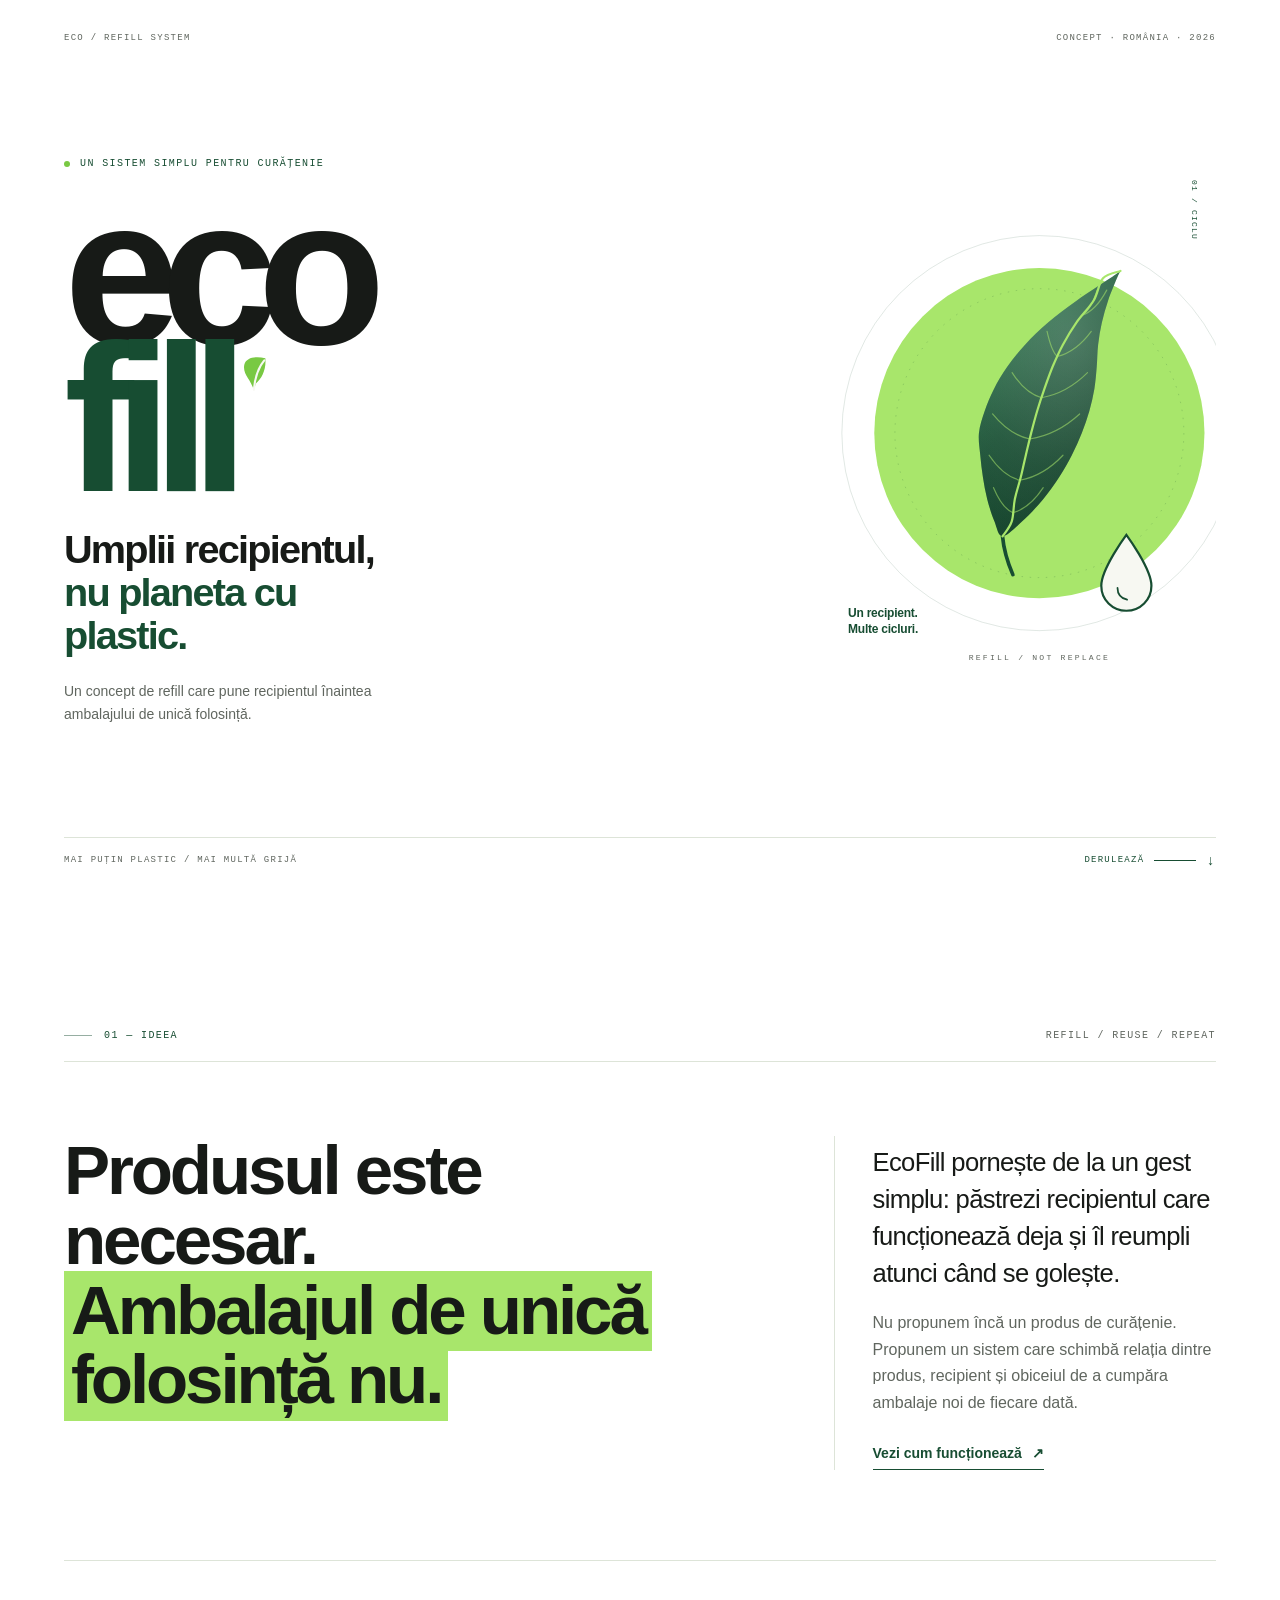
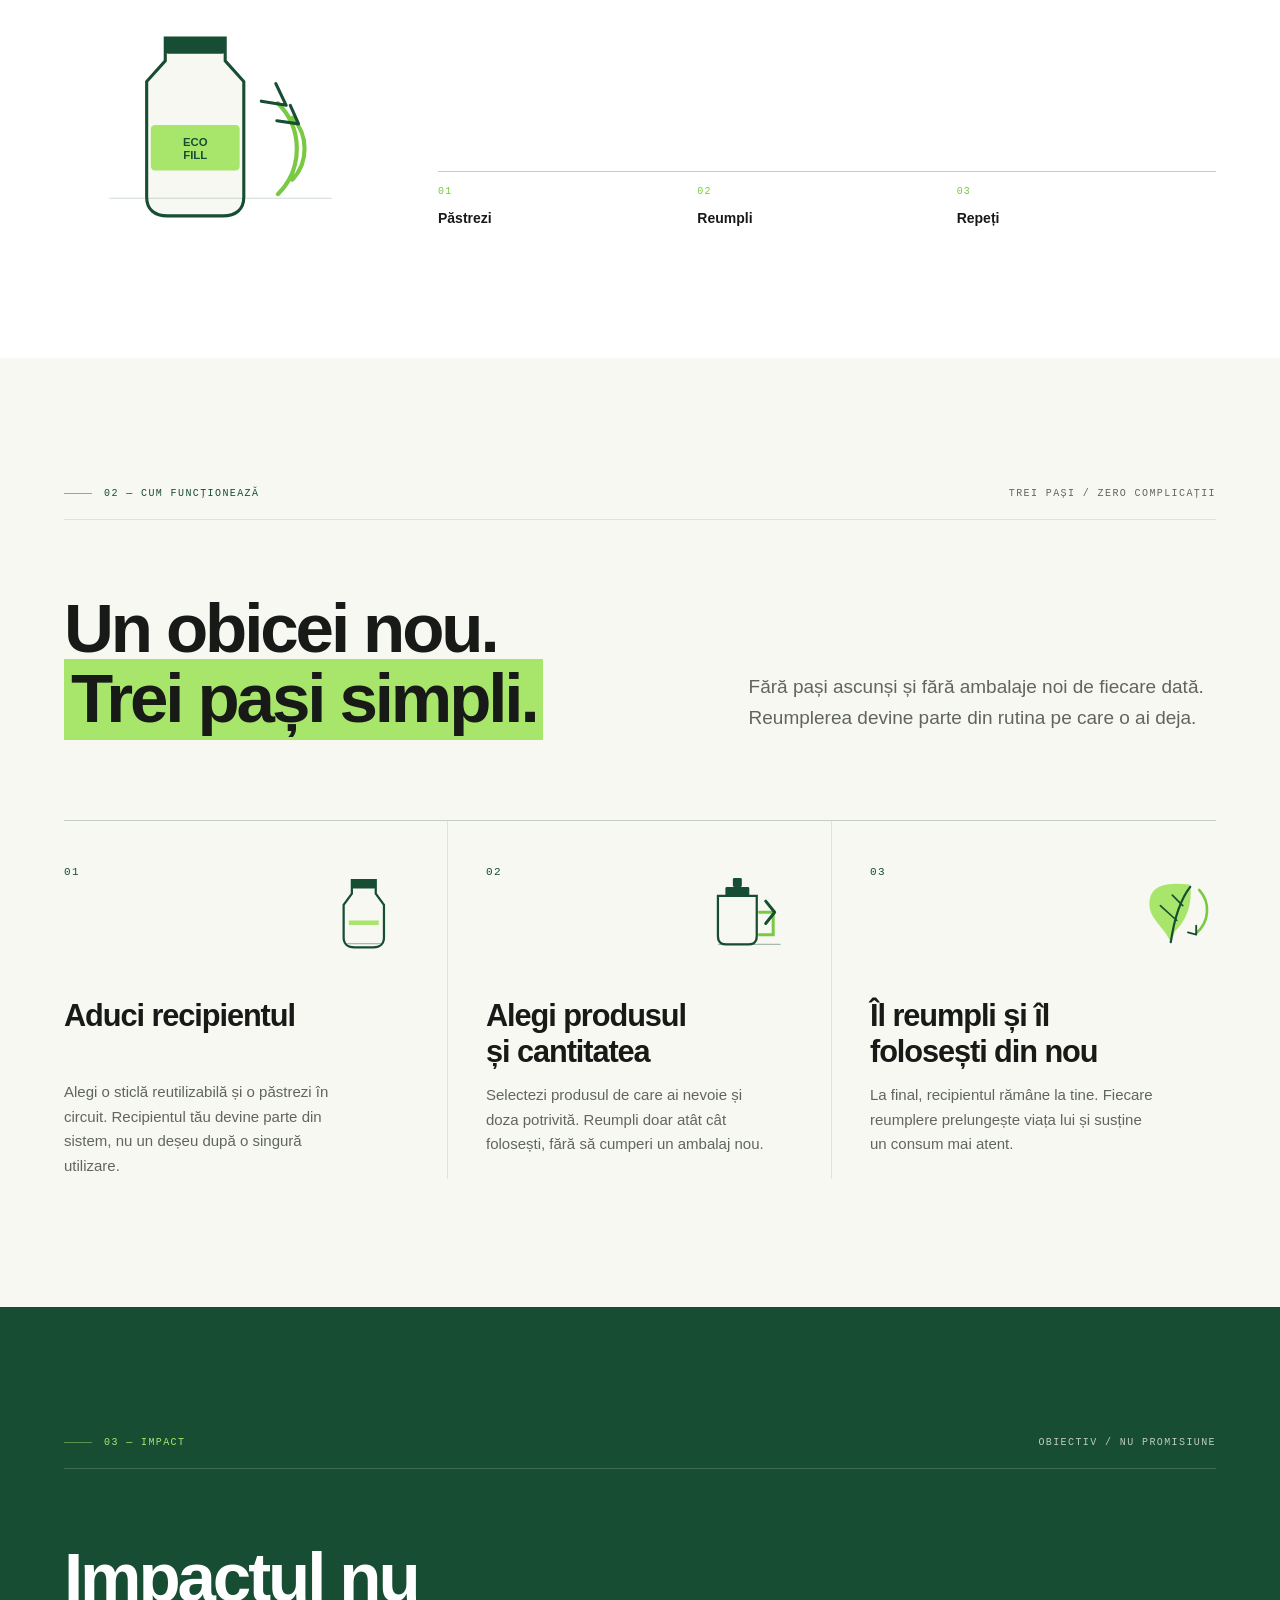
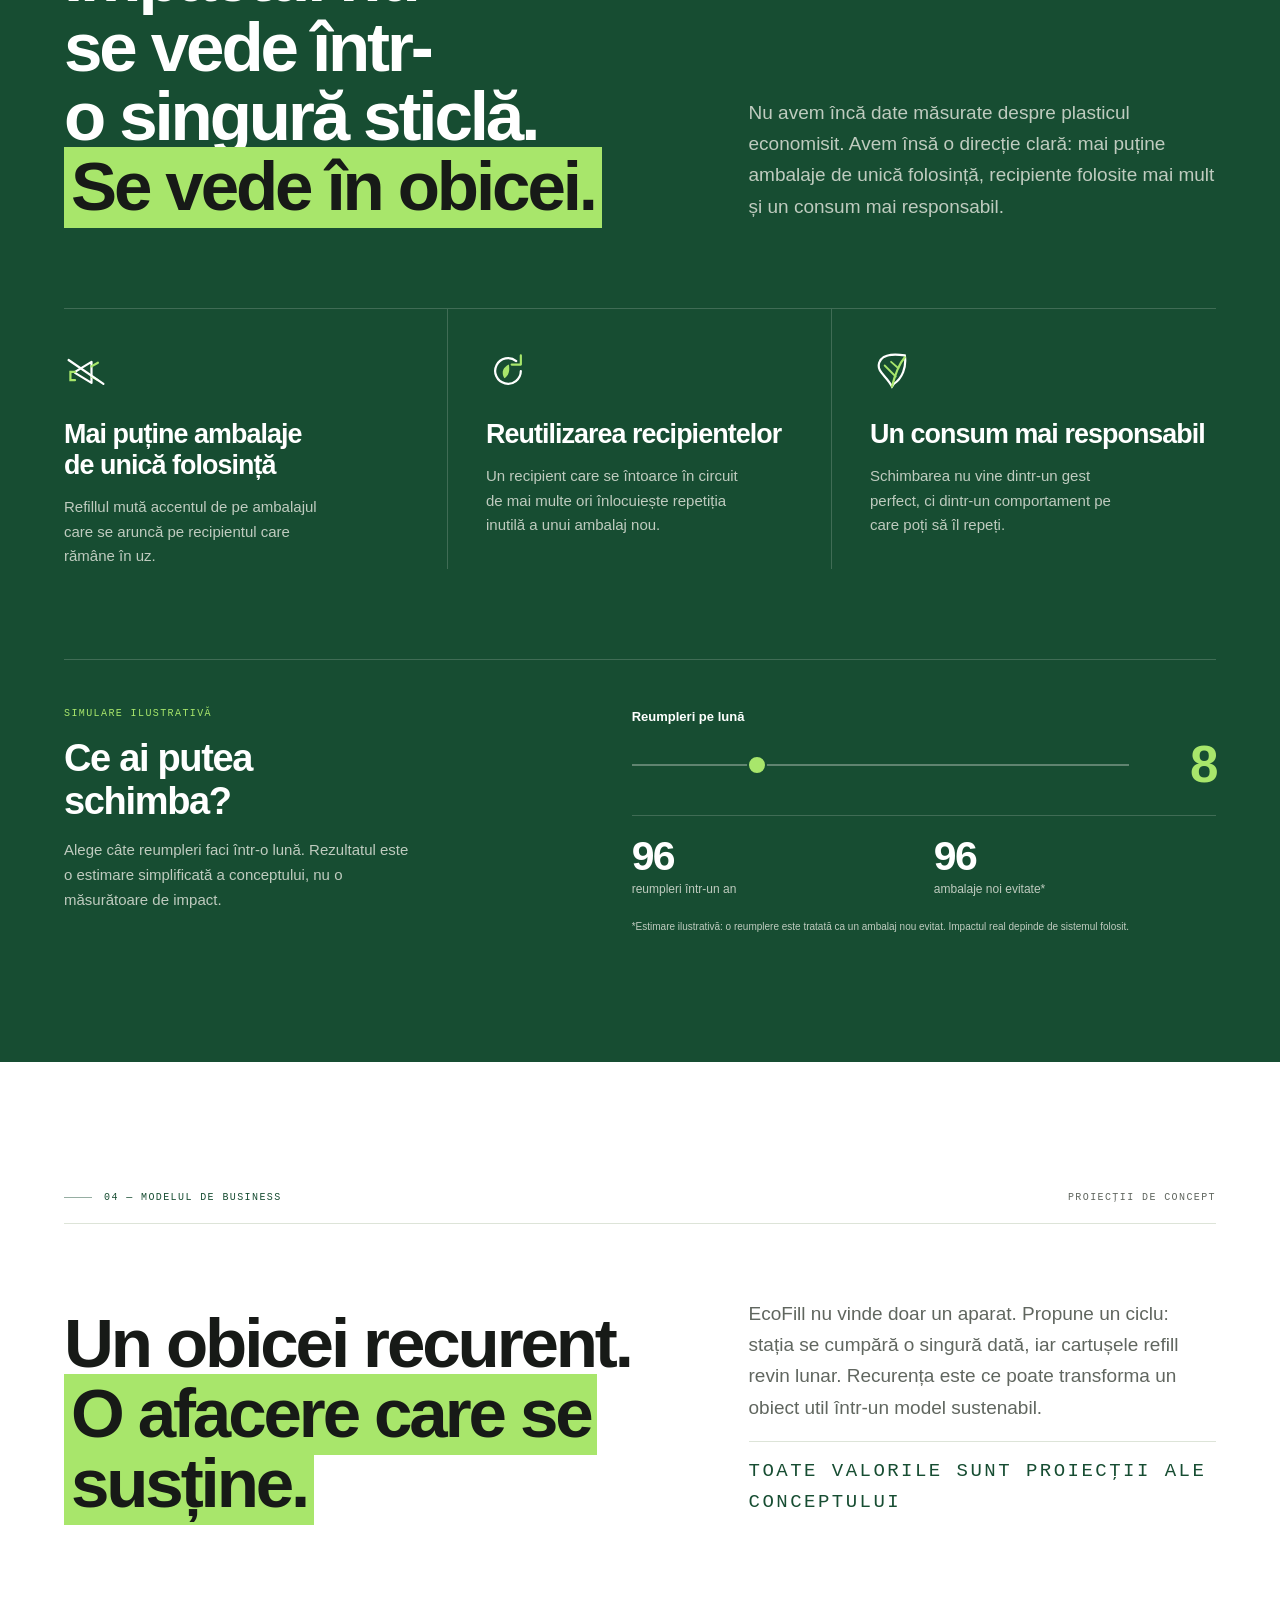
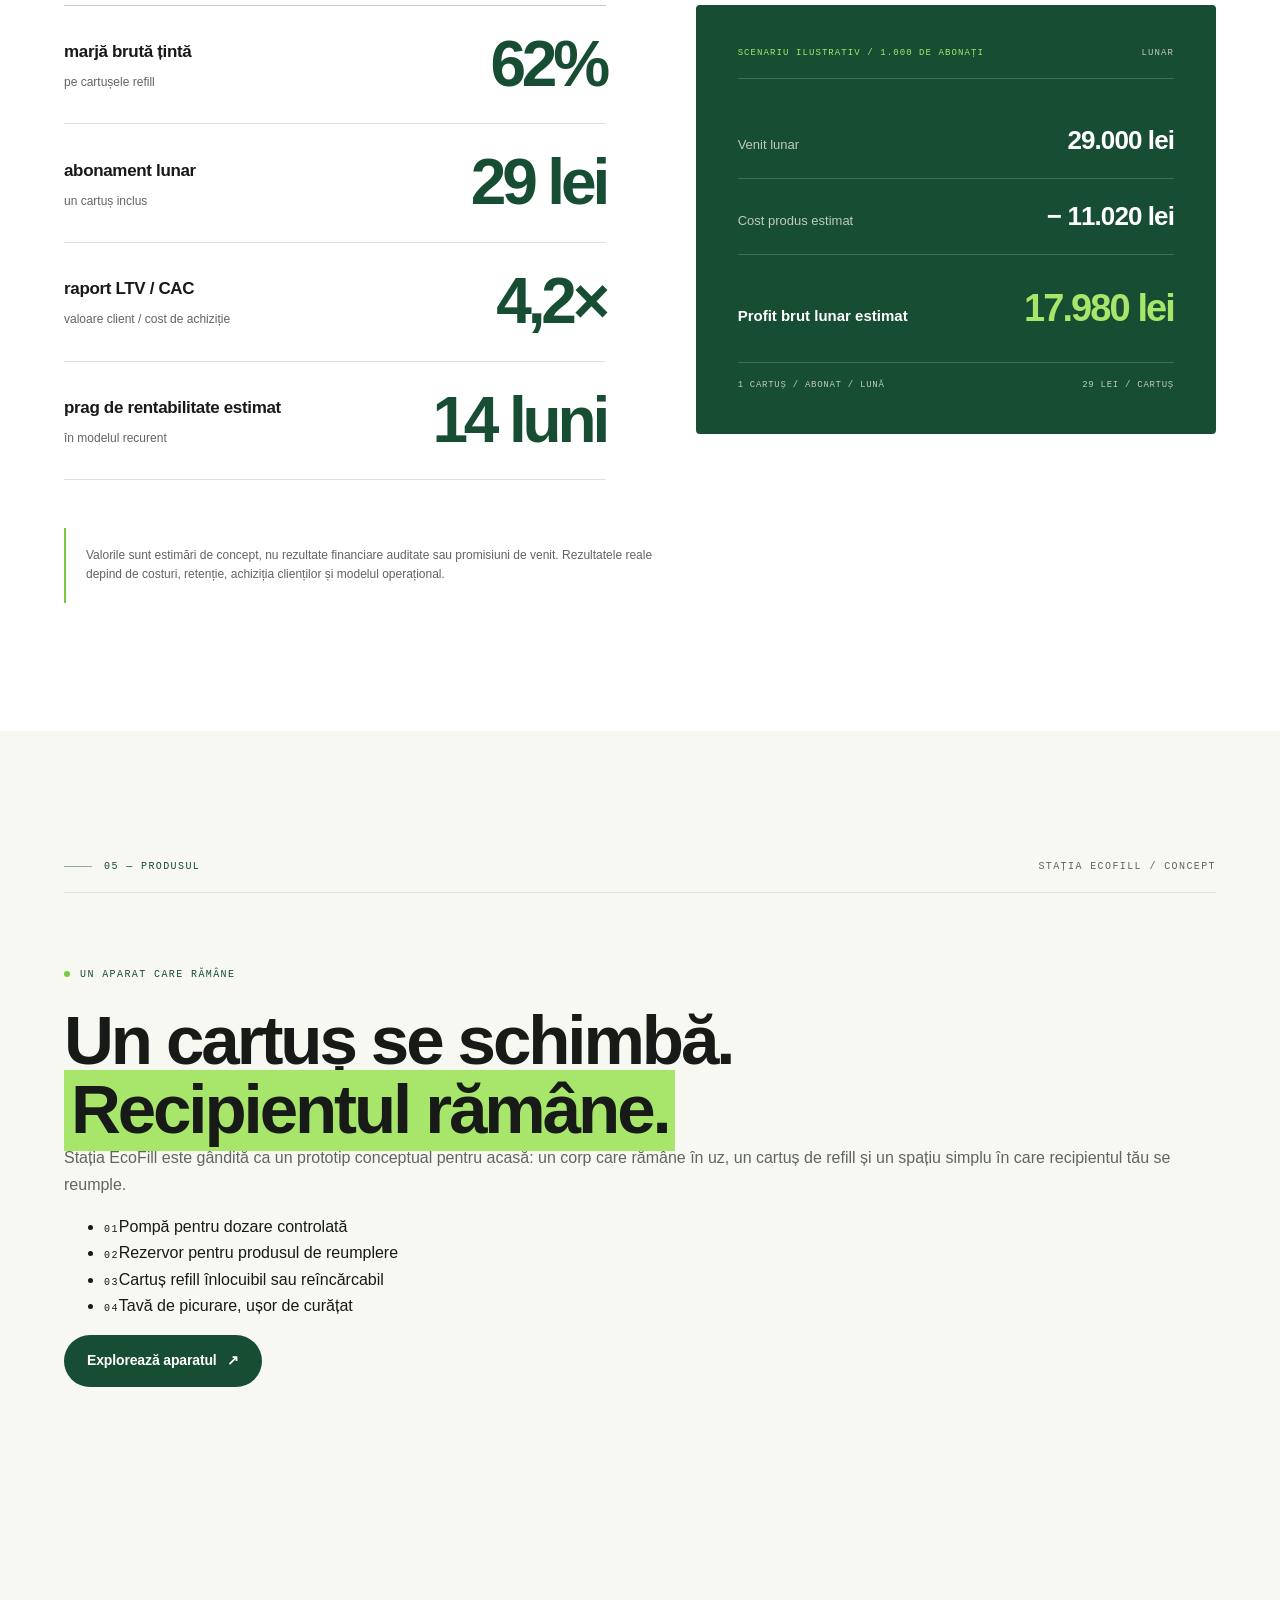
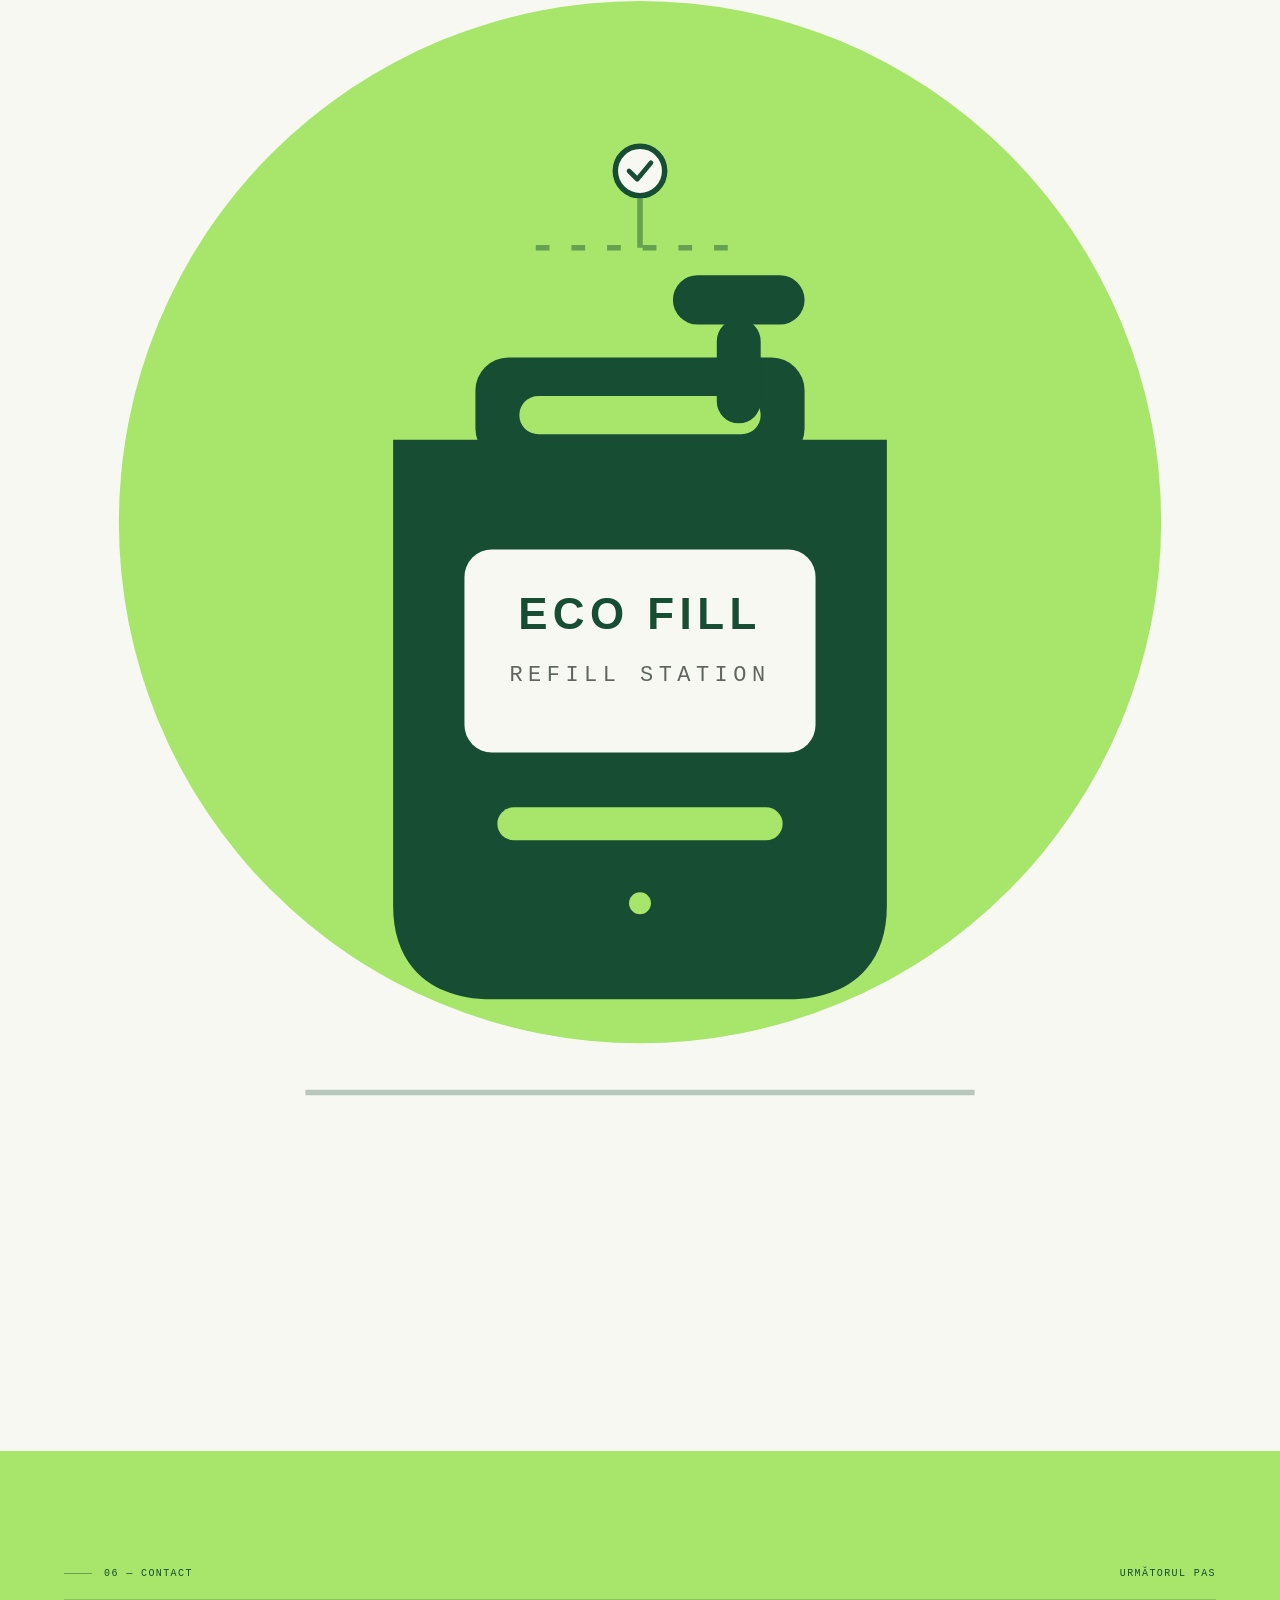
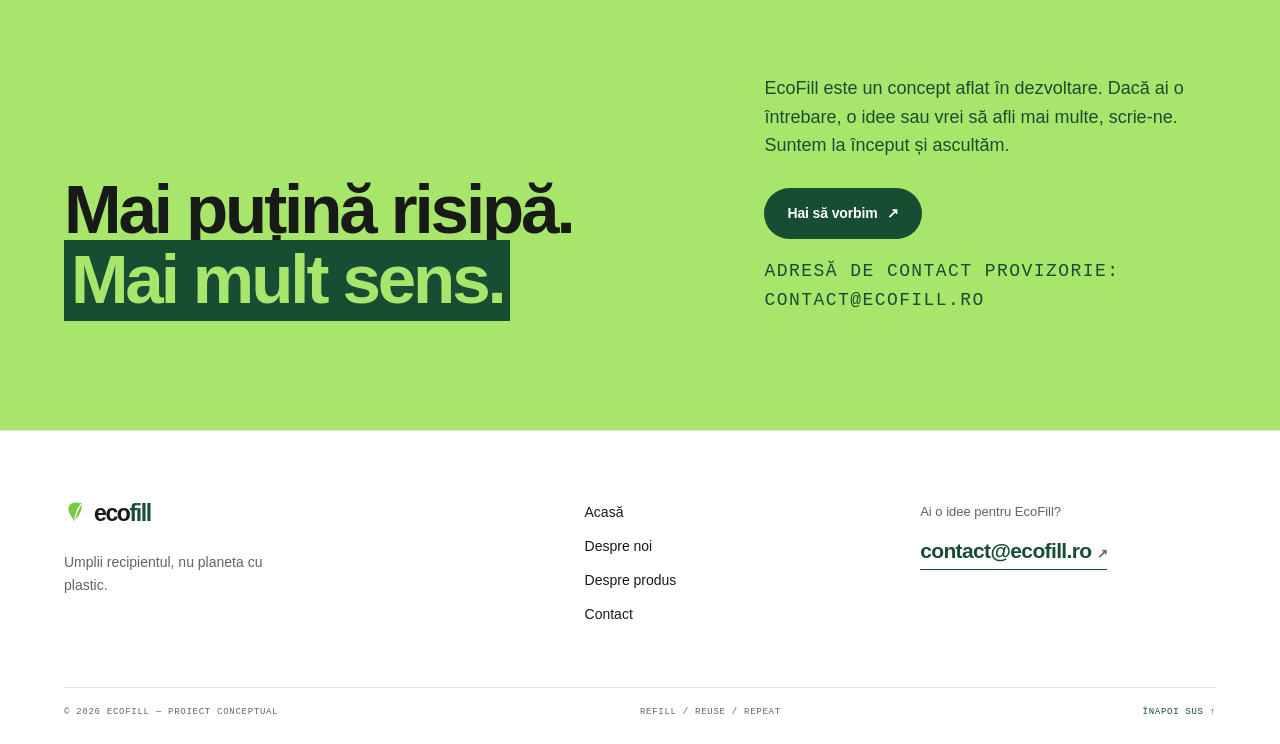
<file: index.html>
<!doctype html>
<html lang="ro">
<head>
  <meta charset="utf-8">
  <meta name="viewport" content="width=device-width, initial-scale=1">
  <meta name="theme-color" content="#FFFFFF">
  <meta name="description" content="EcoFill — un sistem de refill pentru produsele de curățenie. Păstrezi recipientul, reumpli produsul și reduci ambalajele de unică folosință.">
  <title>EcoFill — Umplii recipientul, nu planeta cu plastic</title>
  <link rel="icon" type="image/svg+xml" href="favicon.svg">
  <link rel="preconnect" href="https://fonts.googleapis.com">
  <link rel="preconnect" href="https://fonts.gstatic.com" crossorigin>
  <link rel="stylesheet" href="styles.css">
  <script>document.documentElement.classList.add("js");</script>
  <script src="app.js" defer></script>
</head>
<body id="top" class="page-home">
  <a class="skip-link" href="#main">Sari la conținut</a>
  <div class="progress" aria-hidden="true"><span id="progress-bar"></span></div>

  <header class="site-header" id="site-header">
    <div class="container header-inner">
      <a class="brand" href="index.html" aria-label="EcoFill — pagina principală">
        <svg class="brand-leaf" viewBox="0 0 32 36" aria-hidden="true">
          <path d="M16 33C13 23 5 18 7 9C9 2 18 1 27 3C28 13 24 22 18 27Z" fill="currentColor"/>
          <path d="M16 33C17 23 20 12 26 5" fill="none" stroke="#F7F8F2" stroke-width="2" stroke-linecap="round"/>
          <path d="M20 20L12 12M22 13L17 8" stroke="#F7F8F2" stroke-width="1.6" stroke-linecap="round"/>
        </svg>
        <span class="brand-word"><span>eco</span><span>fill</span></span>
      </a>

      <button class="menu-toggle" id="menu-toggle" type="button" aria-expanded="false" aria-controls="main-nav" aria-label="Deschide meniul">
        <span></span><span></span>
      </button>

      <nav class="main-nav" id="main-nav" aria-label="Navigare principală">
        <a href="index.html" aria-current="page">Acasă</a>
        <a href="about.html">Despre noi</a>
        <a href="product.html">Despre produs</a>
        <a href="#contact">Contact</a>
        <a class="nav-cta" href="mailto:salut@ecofill.ro?subject=Salut%20EcoFill">Scrie-ne <span aria-hidden="true">↗</span></a>
      </nav>
    </div>
  </header>

  <main id="main">
    <section class="opening" aria-labelledby="opening-title">
      <div class="container opening-meta opening-meta--top">
        <span>ECO / REFILL SYSTEM</span>
        <span>CONCEPT · ROMÂNIA · 2026</span>
      </div>

      <div class="container opening-main">
        <div class="opening-copy">
          <p class="eyebrow opening-kicker">
            <span class="eyebrow-dot" aria-hidden="true"></span>
            Un sistem simplu pentru curățenie
          </p>
          <h1 class="wordmark" id="opening-title">
            <span class="wordmark-eco">eco</span>
            <span class="wordmark-fill">fill<svg class="wordmark-leaf" viewBox="0 0 32 36" aria-hidden="true"><path d="M16 33C13 23 5 18 7 9C9 2 18 1 27 3C28 13 24 22 18 27Z" fill="currentColor"/><path d="M16 33C17 23 20 12 26 5" fill="none" stroke="#F7F8F2" stroke-width="2" stroke-linecap="round"/></svg></span>
          </h1>
          <p class="slogan">Umplii recipientul,<br><span>nu planeta cu plastic.</span></p>
          <p class="opening-note">Un concept de refill care pune recipientul înaintea ambalajului de unică folosință.</p>
        </div>

        <div class="opening-art" aria-hidden="true">
          <span class="opening-art-index">01 / CICLU</span>
          <svg class="opening-illustration" viewBox="0 0 520 620">
            <defs>
              <linearGradient id="leafHeroFill" x1="0.18" y1="0.02" x2="0.82" y2="0.98">
                <stop offset="0" stop-color="#2F7C50"/>
                <stop offset=".42" stop-color="#1C5839"/>
                <stop offset="1" stop-color="#0F3823"/>
              </linearGradient>
              <radialGradient id="leafHeroSheen" cx="0.62" cy="0.28" r="0.52">
                <stop offset="0" stop-color="#FFFFFF" stop-opacity=".22"/>
                <stop offset=".55" stop-color="#FFFFFF" stop-opacity=".07"/>
                <stop offset="1" stop-color="#FFFFFF" stop-opacity="0"/>
              </radialGradient>
              <radialGradient id="leafHeroShade" cx="0.36" cy="0.62" r="0.46">
                <stop offset="0" stop-color="#0B2C1D" stop-opacity=".26"/>
                <stop offset="1" stop-color="#0B2C1D" stop-opacity="0"/>
              </radialGradient>
              <clipPath id="leafHeroClip">
                <path d="M390 80C387.6 81.7 385.6 83.3 375.8 90C365.9 96.7 344.9 110 330.9 120C316.9 130 303.5 140 291.8 150C280.1 160 269.9 170 260.6 180C251.4 190 243.4 200 236.4 210C229.4 220 223.5 230 218.4 240C213.3 250 209.2 260 205.8 270C202.4 280 199 290 198 300C197 310 198.9 320 199.8 330C200.7 340 201.8 350 203.4 360C204.9 370 206.7 380 209.3 390C211.9 400 215.6 411.7 219.1 420C222.5 428.3 223.8 440 230 440C236.2 440 247.3 428.3 256.4 420C265.6 411.7 276.5 400 284.9 390C293.3 380 300.3 370 306.8 360C313.3 350 318.9 340 324 330C329.2 320 333.7 310 337.6 300C341.6 290 344.9 280 347.8 270C350.6 260 352.9 250 354.6 240C356.3 230 357 220 357.8 210C358.7 200 358.5 190 359.7 180C360.8 170 362.6 160 364.8 150C367.1 140 369.9 130 373.3 120C376.7 110 382.4 96.7 385.2 90C388 83.3 389.2 81.7 390 80Z"/>
              </clipPath>
            </defs>
            <circle cx="280" cy="300" r="224" fill="#A8E66B"/>
            <circle cx="280" cy="300" r="268" fill="none" stroke="#174D32" stroke-opacity=".18"/>
            <circle cx="280" cy="300" r="196" fill="none" stroke="#174D32" stroke-opacity=".26" stroke-dasharray="2 9"/>
            <path d="M390 80C387.6 81.7 385.6 83.3 375.8 90C365.9 96.7 344.9 110 330.9 120C316.9 130 303.5 140 291.8 150C280.1 160 269.9 170 260.6 180C251.4 190 243.4 200 236.4 210C229.4 220 223.5 230 218.4 240C213.3 250 209.2 260 205.8 270C202.4 280 199 290 198 300C197 310 198.9 320 199.8 330C200.7 340 201.8 350 203.4 360C204.9 370 206.7 380 209.3 390C211.9 400 215.6 411.7 219.1 420C222.5 428.3 223.8 440 230 440C236.2 440 247.3 428.3 256.4 420C265.6 411.7 276.5 400 284.9 390C293.3 380 300.3 370 306.8 360C313.3 350 318.9 340 324 330C329.2 320 333.7 310 337.6 300C341.6 290 344.9 280 347.8 270C350.6 260 352.9 250 354.6 240C356.3 230 357 220 357.8 210C358.7 200 358.5 190 359.7 180C360.8 170 362.6 160 364.8 150C367.1 140 369.9 130 373.3 120C376.7 110 382.4 96.7 385.2 90C388 83.3 389.2 81.7 390 80Z" fill="url(#leafHeroFill)"/>
            <g clip-path="url(#leafHeroClip)">
              <rect width="520" height="620" fill="url(#leafHeroShade)"/>
              <rect width="520" height="620" fill="url(#leafHeroSheen)"/>
            </g>
            <path d="M230 440C232 462 238 478 244 492" fill="none" stroke="#174D32" stroke-width="5" stroke-linecap="round"/>
            <path d="M390 80C386.1 81.7 372.4 83.3 366.3 90C360.3 96.7 359.7 110 353.7 120C347.6 130 337.2 140 330.2 150C323.2 160 317.3 170 311.9 180C306.5 190 302.1 200 297.9 210C293.8 220 290.3 230 286.8 240C283.3 250 280 260 277 270C274 280 271.4 290 268.8 300C266.3 310 264 320 261.6 330C259.2 340 257.2 350 254.7 360C252.2 370 248.7 380 246.6 390C244.6 400 245.2 411.7 242.4 420C239.7 428.3 232.1 436.7 230 440" fill="none" stroke="#A8E66B" stroke-width="3" stroke-linecap="round"/>
            <g fill="none" stroke="#A8E66B" stroke-width="1.6" stroke-linecap="round" opacity=".55">
              <path d="M338 140Q349.3 134 358.5 106"/>
              <path d="M338 140Q356.4 134 371.4 106"/>
              <path d="M304.4 196Q296.7 190 290.4 162"/>
              <path d="M304.4 196Q329.7 190 350.4 162"/>
              <path d="M282.9 252Q260.9 246 243 218"/>
              <path d="M282.9 252Q317.2 246 345.3 218"/>
              <path d="M266.9 308Q239.2 302 216.5 274"/>
              <path d="M266.9 308Q304.1 302 334.6 274"/>
              <path d="M253.6 364Q230.6 358 211.8 330"/>
              <path d="M253.6 364Q285.7 358 312 330"/>
              <path d="M244.1 408Q229.6 402 217.8 374"/>
              <path d="M244.1 408Q266.7 402 285.2 374"/>
            </g>
            <path d="M398 438C398 438 432 484 432 507C432 526 417 541 398 541C379 541 364 526 364 507C364 484 398 438 398 438Z" fill="#F7F8F2" stroke="#174D32" stroke-width="3"/>
            <path d="M386 510C386 518 391 524 399 526" fill="none" stroke="#174D32" stroke-width="2.4" stroke-linecap="round"/>
            <text x="280" y="608" text-anchor="middle" fill="#60665F" font-family="DM Mono, monospace" font-size="11" letter-spacing="3">REFILL / NOT REPLACE</text>
          </svg>
          <span class="opening-art-caption">Un recipient.<br>Multe cicluri.</span>
        </div>
      </div>

      <div class="container opening-meta opening-meta--bottom">
        <span>MAI PUȚIN PLASTIC / MAI MULTĂ GRIJĂ</span>
        <a class="scroll-cue" href="#idee">
          <span>Derulează</span>
          <span class="scroll-cue-line" aria-hidden="true"></span>
          <span class="scroll-cue-arrow" aria-hidden="true">↓</span>
        </a>
      </div>
    </section>

    <section class="section intro" id="idee">
      <div class="container">
        <div class="section-head" data-reveal>
          <span class="section-index">01 — IDEEA</span>
          <span class="section-note">REFILL / REUSE / REPEAT</span>
        </div>

        <div class="intro-grid" data-reveal>
          <h2>Produsul este necesar.<br><span class="mark">Ambalajul de unică folosință nu.</span></h2>
          <div class="intro-aside">
            <p class="lead">EcoFill pornește de la un gest simplu: păstrezi recipientul care funcționează deja și îl reumpli atunci când se golește.</p>
            <p>Nu propunem încă un produs de curățenie. Propunem un sistem care schimbă relația dintre produs, recipient și obiceiul de a cumpăra ambalaje noi de fiecare dată.</p>
            <a class="arrow-link" href="product.html">Vezi cum funcționează <span aria-hidden="true">↗</span></a>
          </div>
        </div>

        <div class="cycle-strip" data-reveal>
          <div class="cycle-art" aria-hidden="true">
            <svg viewBox="0 0 300 220">
              <path d="M98 34h58v22l18 20v112c0 12-8 18-20 18h-54c-12 0-20-6-20-18V76l18-20z" fill="#F7F8F2" stroke="#174D32" stroke-width="3"/>
              <rect x="98" y="34" width="58" height="15" rx="3" fill="#174D32"/>
              <rect x="84" y="118" width="86" height="44" rx="4" fill="#A8E66B"/>
              <text x="127" y="138" text-anchor="middle" font-family="Manrope, sans-serif" font-size="11" font-weight="800" fill="#174D32">ECO</text>
              <text x="127" y="151" text-anchor="middle" font-family="Manrope, sans-serif" font-size="11" font-weight="800" fill="#174D32">FILL</text>
              <path d="M207 97a62 62 0 0 1 0 88M221 111a44 44 0 0 1 0 60" fill="none" stroke="#79C943" stroke-width="4" stroke-linecap="round"/>
              <path d="M205 78l10 21-24-4M219 99l8 18-21-3" fill="none" stroke="#174D32" stroke-width="3" stroke-linecap="round" stroke-linejoin="round"/>
              <path d="M44 189h215" stroke="#174D32" stroke-opacity=".2" stroke-width="1"/>
            </svg>
          </div>
          <div class="cycle-labels">
            <span><b>01</b> Păstrezi</span>
            <span><b>02</b> Reumpli</span>
            <span><b>03</b> Repeți</span>
          </div>
        </div>
      </div>
    </section>

    <section class="section section--warm how" id="cum-functioneaza">
      <div class="container">
        <div class="section-head" data-reveal>
          <span class="section-index">02 — CUM FUNCȚIONEAZĂ</span>
          <span class="section-note">TREI PAȘI / ZERO COMPLICAȚII</span>
        </div>

        <div class="split-heading" data-reveal>
          <h2>Un obicei nou.<br><span class="mark">Trei pași simpli.</span></h2>
          <p>Fără pași ascunși și fără ambalaje noi de fiecare dată. Reumplerea devine parte din rutina pe care o ai deja.</p>
        </div>

        <ol class="steps" data-reveal>
          <li class="step">
            <div class="step-top">
              <span class="step-number">01</span>
              <svg class="step-icon" viewBox="0 0 120 120" aria-hidden="true">
                <path d="M44 23h32v18l11 15v44c0 8-5 13-14 13H47c-9 0-14-5-14-13V56l11-15z" fill="none" stroke="currentColor" stroke-width="3"/>
                <rect x="44" y="23" width="32" height="11" rx="2" fill="currentColor"/>
                <path d="M40 80h40" stroke="#A8E66B" stroke-width="6"/>
                <path d="M34 108h52" stroke="currentColor" stroke-width="1.5" opacity=".35"/>
              </svg>
            </div>
            <h3>Aduci recipientul</h3>
            <p>Alegi o sticlă reutilizabilă și o păstrezi în circuit. Recipientul tău devine parte din sistem, nu un deșeu după o singură utilizare.</p>
          </li>
          <li class="step">
            <div class="step-top">
              <span class="step-number">02</span>
              <svg class="step-icon" viewBox="0 0 120 120" aria-hidden="true">
                <path d="M20 44h52v54c0 7-4 11-11 11H31c-7 0-11-4-11-11z" fill="none" stroke="currentColor" stroke-width="3"/>
                <rect x="30" y="32" width="32" height="12" rx="2" fill="currentColor"/>
                <rect x="40" y="20" width="12" height="12" rx="2" fill="currentColor"/>
                <path d="M74 66h20v30H74" fill="none" stroke="#79C943" stroke-width="4"/>
                <path d="M84 51l12 15-12 15" fill="none" stroke="#174D32" stroke-width="4" stroke-linecap="round" stroke-linejoin="round"/>
                <path d="M20 109h84" stroke="currentColor" stroke-width="1.5" opacity=".35"/>
              </svg>
            </div>
            <h3>Alegi produsul și cantitatea</h3>
            <p>Selectezi produsul de care ai nevoie și doza potrivită. Reumpli doar atât cât folosești, fără să cumperi un ambalaj nou.</p>
          </li>
          <li class="step">
            <div class="step-top">
              <span class="step-number">03</span>
              <svg class="step-icon" viewBox="0 0 120 120" aria-hidden="true">
                <path d="M60 106C50 83 27 73 32 48C36 28 58 26 86 29C89 53 82 76 66 91Z" fill="#A8E66B"/>
                <path d="M60 106C64 79 71 51 86 32" fill="none" stroke="#174D32" stroke-width="3" stroke-linecap="round"/>
                <path d="M68 77L46 57M76 57L62 43" stroke="#174D32" stroke-width="2.2" stroke-linecap="round"/>
                <path d="M98 36a40 40 0 0 1-4 58" fill="none" stroke="#79C943" stroke-width="3.5" stroke-linecap="round"/>
                <path d="M94 84l0 12-11-3" fill="none" stroke="#174D32" stroke-width="2.5" stroke-linecap="round" stroke-linejoin="round"/>
              </svg>
            </div>
            <h3>Îl reumpli și îl folosești din nou</h3>
            <p>La final, recipientul rămâne la tine. Fiecare reumplere prelungește viața lui și susține un consum mai atent.</p>
          </li>
        </ol>
      </div>
    </section>

    <section class="section section--dark impact" id="impact">
      <div class="container">
        <div class="section-head section-head--dark" data-reveal>
          <span class="section-index">03 — IMPACT</span>
          <span class="section-note">OBIECTIV / NU PROMISIUNE</span>
        </div>

        <div class="split-heading split-heading--dark" data-reveal>
          <h2>Impactul nu se vede într-o singură sticlă.<br><span class="mark">Se vede în obicei.</span></h2>
          <p>Nu avem încă date măsurate despre plasticul economisit. Avem însă o direcție clară: mai puține ambalaje de unică folosință, recipiente folosite mai mult și un consum mai responsabil.</p>
        </div>

        <div class="impact-points" data-reveal>
          <article class="impact-point">
            <svg viewBox="0 0 48 48" aria-hidden="true">
              <path d="M12 25l18-11v23L12 26Z" fill="none" stroke="currentColor" stroke-width="2.4" stroke-linejoin="round"/>
              <path d="M12 25H7v9h5M30 19l7-4M30 30l7 4" fill="none" stroke="#A8E66B" stroke-width="2.4" stroke-linecap="round"/>
              <path d="M5 12L43 38" stroke="currentColor" stroke-width="2.4" stroke-linecap="round"/>
            </svg>
            <h3>Mai puține ambalaje de unică folosință</h3>
            <p>Refillul mută accentul de pe ambalajul care se aruncă pe recipientul care rămâne în uz.</p>
          </article>
          <article class="impact-point">
            <svg viewBox="0 0 48 48" aria-hidden="true">
              <path d="M38 24a14 14 0 1 1-5-10.8" fill="none" stroke="currentColor" stroke-width="2.4" stroke-linecap="round"/>
              <path d="M38 7v10H28" fill="none" stroke="#A8E66B" stroke-width="2.4" stroke-linecap="round" stroke-linejoin="round"/>
              <path d="M20 32c-4-7-1-12 5-15 1 7 0 12-5 15Z" fill="#A8E66B"/>
            </svg>
            <h3>Reutilizarea recipientelor</h3>
            <p>Un recipient care se întoarce în circuit de mai multe ori înlocuiește repetiția inutilă a unui ambalaj nou.</p>
          </article>
          <article class="impact-point">
            <svg viewBox="0 0 48 48" aria-hidden="true">
              <path d="M24 41C18 29 7 25 10 15C13 6 25 5 38 7C40 20 35 32 26 38Z" fill="none" stroke="currentColor" stroke-width="2.4"/>
              <path d="M24 41C27 29 31 17 38 9" fill="none" stroke="#A8E66B" stroke-width="2.4" stroke-linecap="round"/>
              <path d="M28 30L16 18M31 21L23 14" stroke="#A8E66B" stroke-width="2" stroke-linecap="round"/>
            </svg>
            <h3>Un consum mai responsabil</h3>
            <p>Schimbarea nu vine dintr-un gest perfect, ci dintr-un comportament pe care poți să îl repeți.</p>
          </article>
        </div>

        <div class="impact-sim" data-reveal>
          <div class="impact-sim-copy">
            <span class="label">SIMULARE ILUSTRATIVĂ</span>
            <h3>Ce ai putea schimba?</h3>
            <p>Alege câte reumpleri faci într-o lună. Rezultatul este o estimare simplificată a conceptului, nu o măsurătoare de impact.</p>
          </div>
          <div class="impact-sim-control">
            <label for="refills">Reumpleri pe lună</label>
            <div class="range-row">
              <input type="range" id="refills" min="1" max="30" value="8" step="1">
              <output id="refill-output" for="refills">8</output>
            </div>
            <div class="impact-results">
              <div><strong id="year-refills">96</strong><span>reumpleri într-un an</span></div>
              <div><strong id="avoided">96</strong><span>ambalaje noi evitate*</span></div>
            </div>
            <p class="sim-note">*Estimare ilustrativă: o reumplere este tratată ca un ambalaj nou evitat. Impactul real depinde de sistemul folosit.</p>
          </div>
        </div>
      </div>
    </section>

    <section class="section business" id="business">
      <div class="container">
        <div class="section-head" data-reveal>
          <span class="section-index">04 — MODELUL DE BUSINESS</span>
          <span class="section-note">PROIECȚII DE CONCEPT</span>
        </div>

        <div class="split-heading" data-reveal>
          <h2>Un obicei recurent.<br><span class="mark">O afacere care se susține.</span></h2>
          <div>
            <p>EcoFill nu vinde doar un aparat. Propune un ciclu: stația se cumpără o singură dată, iar cartușele refill revin lunar. Recurența este ce poate transforma un obiect util într-un model sustenabil.</p>
            <p class="tag">TOATE VALORILE SUNT PROIECȚII ALE CONCEPTULUI</p>
          </div>
        </div>

        <div class="business-layout" data-reveal>
          <div class="biz-metrics">
            <div class="biz-metric">
              <strong>62%</strong>
              <span>marjă brută țintă</span>
              <small>pe cartușele refill</small>
            </div>
            <div class="biz-metric">
              <strong>29 lei</strong>
              <span>abonament lunar</span>
              <small>un cartuș inclus</small>
            </div>
            <div class="biz-metric">
              <strong>4,2×</strong>
              <span>raport LTV / CAC</span>
              <small>valoare client / cost de achiziție</small>
            </div>
            <div class="biz-metric">
              <strong>14 luni</strong>
              <span>prag de rentabilitate estimat</span>
              <small>în modelul recurent</small>
            </div>
          </div>

          <div class="biz-scenario">
            <div class="biz-scenario-head">
              <span>SCENARIU ILUSTRATIV / 1.000 DE ABONAȚI</span>
              <span>LUNAR</span>
            </div>
            <div class="biz-line">
              <span>Venit lunar</span>
              <strong>29.000 lei</strong>
            </div>
            <div class="biz-line">
              <span>Cost produs estimat</span>
              <strong>− 11.020 lei</strong>
            </div>
            <div class="biz-line biz-line--total">
              <span>Profit brut lunar estimat</span>
              <strong>17.980 lei</strong>
            </div>
            <div class="biz-scenario-foot">
              <span>1 cartuș / abonat / lună</span>
              <span>29 lei / cartuș</span>
            </div>
          </div>
        </div>

        <p class="business-note" data-reveal>Valorile sunt estimări de concept, nu rezultate financiare auditate sau promisiuni de venit. Rezultatele reale depind de costuri, retenție, achiziția clienților și modelul operațional.</p>
      </div>
    </section>

    <section class="section section--warm products" id="produse">
      <div class="container">
        <div class="section-head" data-reveal>
          <span class="section-index">05 — PRODUSUL</span>
          <span class="section-note">STAȚIA ECOFILL / CONCEPT</span>
        </div>

        <div class="product-showcase" data-reveal>
          <div class="product-copy">
            <p class="eyebrow"><span class="eyebrow-dot" aria-hidden="true"></span> UN APARAT CARE RĂMÂNE</p>
            <h2>Un cartuș se schimbă.<br><span class="mark">Recipientul rămâne.</span></h2>
            <p>Stația EcoFill este gândită ca un prototip conceptual pentru acasă: un corp care rămâne în uz, un cartuș de refill și un spațiu simplu în care recipientul tău se reumple.</p>
            <ul class="feature-list">
              <li><span>01</span>Pompă pentru dozare controlată</li>
              <li><span>02</span>Rezervor pentru produsul de reumplere</li>
              <li><span>03</span>Cartuș refill înlocuibil sau reîncărcabil</li>
              <li><span>04</span>Tavă de picurare, ușor de curățat</li>
            </ul>
            <a class="button button--dark" href="product.html">Explorează aparatul <span aria-hidden="true">↗</span></a>
          </div>

          <div class="product-art" aria-hidden="true">
            <svg viewBox="0 0 420 560">
              <circle cx="210" cy="268" r="190" fill="#A8E66B"/>
              <path d="M120 238h180v170c0 22-14 34-36 34h-108c-22 0-36-12-36-34z" fill="#174D32"/>
              <rect x="150" y="208" width="120" height="38" rx="12" fill="#174D32"/>
              <rect x="166" y="222" width="88" height="14" rx="7" fill="#A8E66B"/>
              <rect x="238" y="194" width="16" height="38" rx="8" fill="#174D32"/>
              <rect x="222" y="178" width="48" height="18" rx="9" fill="#174D32"/>
              <rect x="146" y="278" width="128" height="74" rx="10" fill="#F7F8F2"/>
              <text x="210" y="307" text-anchor="middle" font-family="Manrope, sans-serif" font-size="16" font-weight="800" letter-spacing="2" fill="#174D32">ECO FILL</text>
              <text x="210" y="326" text-anchor="middle" font-family="DM Mono, monospace" font-size="8" letter-spacing="2" fill="#60665F">REFILL STATION</text>
              <rect x="158" y="372" width="104" height="12" rx="6" fill="#A8E66B"/>
              <circle cx="210" cy="407" r="4" fill="#A8E66B"/>
              <path d="M172 168h76" stroke="#174D32" stroke-width="2" stroke-dasharray="5 8" opacity=".45"/>
              <path d="M210 150v18" stroke="#174D32" stroke-width="2" opacity=".45"/>
              <circle cx="210" cy="140" r="9" fill="#F7F8F2" stroke="#174D32" stroke-width="2"/>
              <path d="M206 140l3 3 5-6" fill="none" stroke="#174D32" stroke-width="1.7" stroke-linecap="round" stroke-linejoin="round"/>
              <path d="M88 476h244" stroke="#174D32" stroke-width="2" opacity=".28"/>
            </svg>
          </div>
        </div>
      </div>
    </section>

    <section class="closing" id="contact">
      <div class="container">
        <div class="section-head" data-reveal>
          <span class="section-index">06 — CONTACT</span>
          <span class="section-note">URMĂTORUL PAS</span>
        </div>
        <div class="closing-grid" data-reveal>
          <h2>Mai puțină risipă.<br><span class="mark">Mai mult sens.</span></h2>
          <div class="closing-copy">
            <p>EcoFill este un concept aflat în dezvoltare. Dacă ai o întrebare, o idee sau vrei să afli mai multe, scrie-ne. Suntem la început și ascultăm.</p>
            <!-- TODO: contact@ecofill.ro este o adresă provizorie. Confirmă adresa finală înainte de lansare. -->
            <a class="button button--dark" href="mailto:contact@ecofill.ro?subject=Salut%20EcoFill">Hai să vorbim <span aria-hidden="true">↗</span></a>
            <p class="contact-note">Adresă de contact provizorie: <span>contact@ecofill.ro</span></p>
          </div>
        </div>
      </div>
    </section>
  </main>

  <footer class="site-footer">
    <div class="container">
      <div class="footer-top">
        <div class="footer-brand">
          <a class="brand" href="index.html" aria-label="EcoFill — pagina principală">
            <svg class="brand-leaf" viewBox="0 0 32 36" aria-hidden="true">
              <path d="M16 33C13 23 5 18 7 9C9 2 18 1 27 3C28 13 24 22 18 27Z" fill="currentColor"/>
              <path d="M16 33C17 23 20 12 26 5" fill="none" stroke="#F7F8F2" stroke-width="2" stroke-linecap="round"/>
            </svg>
            <span class="brand-word"><span>eco</span><span>fill</span></span>
          </a>
          <p>Umplii recipientul, nu planeta cu plastic.</p>
        </div>

        <nav class="footer-nav" aria-label="Navigare în subsol">
          <a href="index.html">Acasă</a>
          <a href="about.html">Despre noi</a>
          <a href="product.html">Despre produs</a>
          <a href="#contact">Contact</a>
        </nav>

        <div class="footer-contact">
          <span>Ai o idee pentru EcoFill?</span>
          <a href="mailto:salut@ecofill.ro?subject=Salut%20EcoFill">contact@ecofill.ro <span aria-hidden="true">↗</span></a>
        </div>
      </div>

      <div class="footer-bottom">
        <span>© <span id="year"></span> EcoFill — proiect conceptual</span>
        <span>Refill / Reuse / Repeat</span>
        <a href="#top">Înapoi sus ↑</a>
      </div>
    </div>
  </footer>

  <aside class="scroll-rail" id="scroll-rail" aria-hidden="true">
    <span class="rail-cap rail-cap--leaf">
      <svg viewBox="0 0 32 36" aria-hidden="true">
        <path d="M16 33C13 23 5 18 7 9C9 2 18 1 27 3C28 13 24 22 18 27Z" fill="#174D32"/>
        <path d="M16 33C17 23 20 12 26 5" fill="none" stroke="#F7F8F2" stroke-width="2" stroke-linecap="round"/>
      </svg>
    </span>
    <div class="rail-track">
      <span class="rail-line"></span>
      <span class="rail-fill" id="rail-fill"></span>
      <span class="rail-node" data-node="0"></span>
      <span class="rail-node" data-node="1"></span>
      <span class="rail-node" data-node="2"></span>
      <span class="rail-node" data-node="3"></span>
      <span class="rail-node" data-node="4"></span>
      <span class="rail-thumb" id="rail-thumb">
        <svg viewBox="0 0 24 26" aria-hidden="true">
          <path id="rail-thumb-shape" d="M12 1.5C9.5 6 5.5 11 5 16C4.6 19.5 7.5 22 12 24.5C16.5 22 19.4 19.5 19 16C18.5 11 14.5 6 12 1.5Z" fill="#174D32"/>
          <path id="rail-thumb-vein" d="M12 3.4C10.8 9.6 10.4 15 12 22.6" fill="none" stroke="#F7F8F2" stroke-width="1.3" stroke-linecap="round"/>
          <path id="rail-thumb-spark" d="M8.6 18.4A3.7 3.7 0 0 0 12.3 22.1" fill="none" stroke="#FFD6EE" stroke-width="1.6" stroke-linecap="round" opacity="0"/>
        </svg>
      </span>
    </div>
    <span class="rail-cap rail-cap--drop">
      <svg viewBox="0 0 24 28" aria-hidden="true">
        <path d="M12 2C12 2 21 13 21 18.5A9 9 0 0 1 3 18.5C3 13 12 2 12 2Z" fill="#FF2D9B"/>
        <path d="M8.4 18.6a3.6 3.6 0 0 0 3.6 3.6" fill="none" stroke="#FFD6EE" stroke-width="1.8" stroke-linecap="round"/>
      </svg>
    </span>
  </aside>
</body>
</html>
</file>
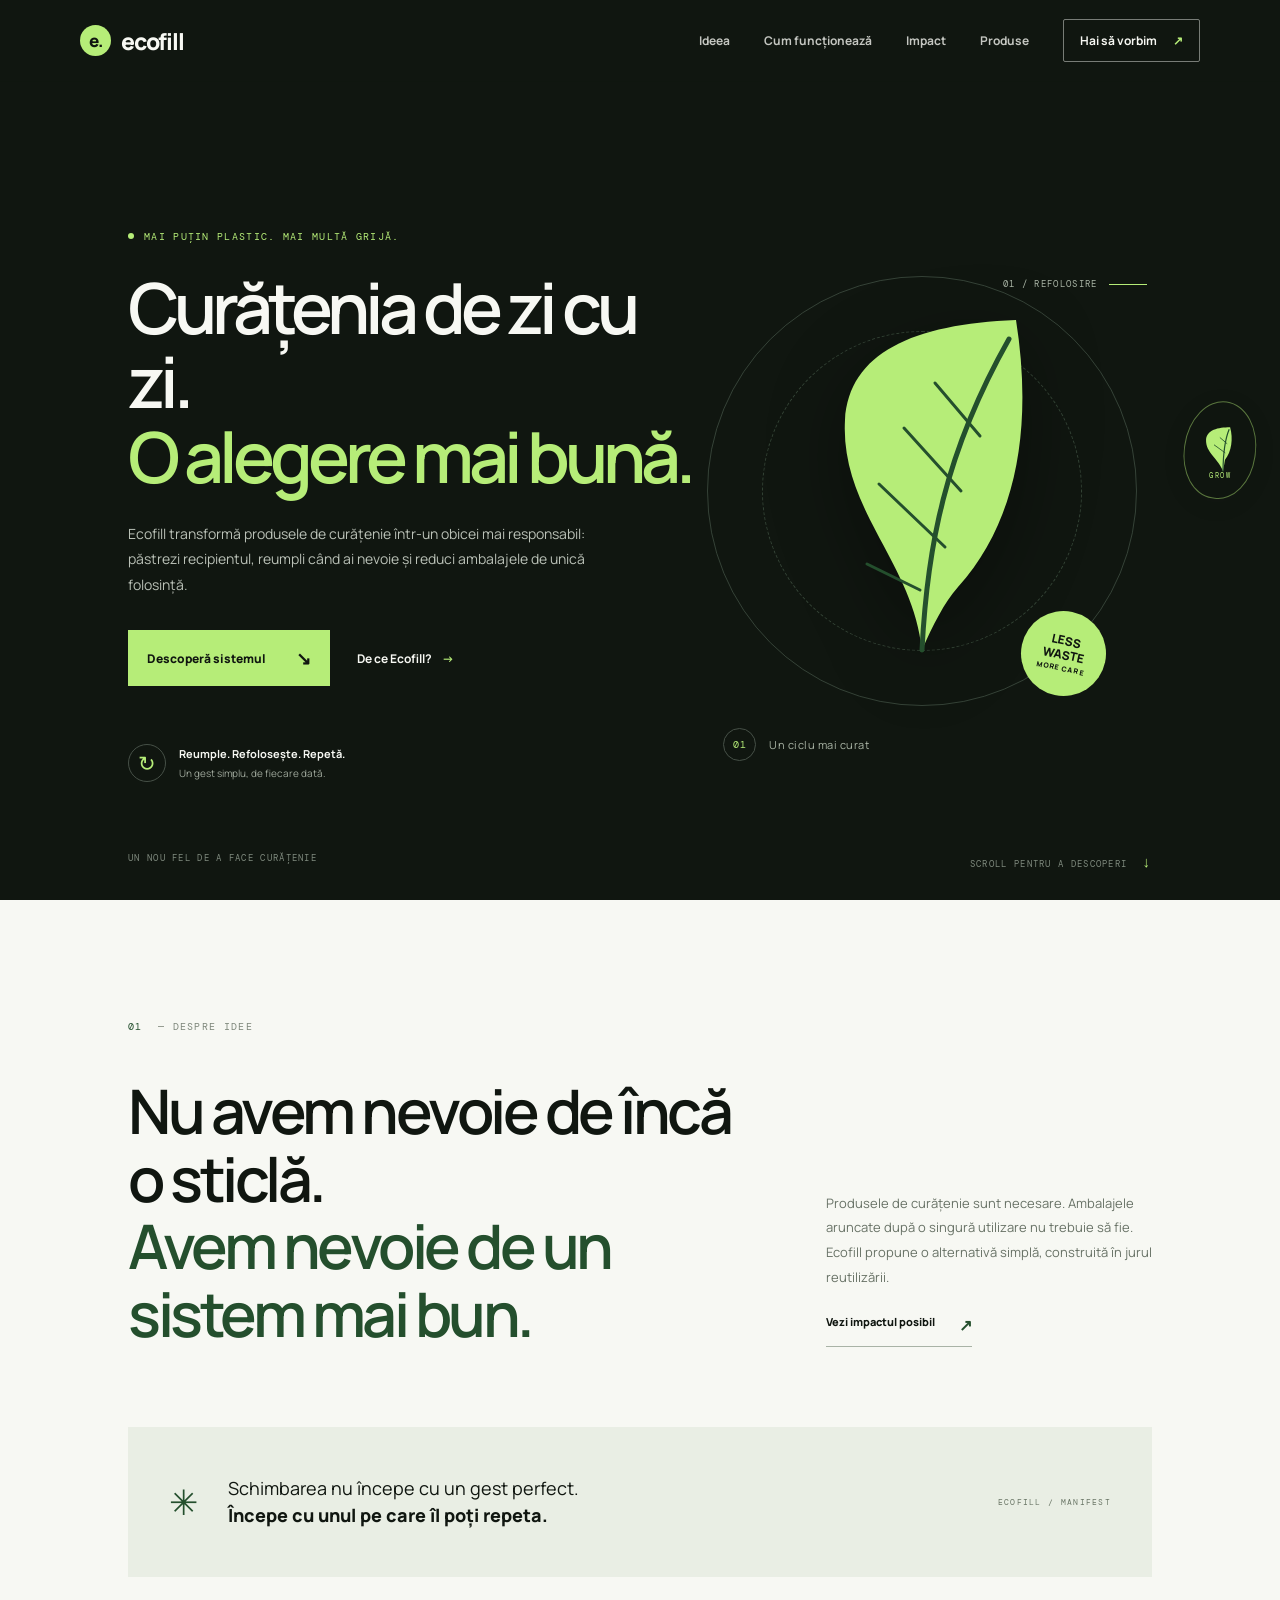
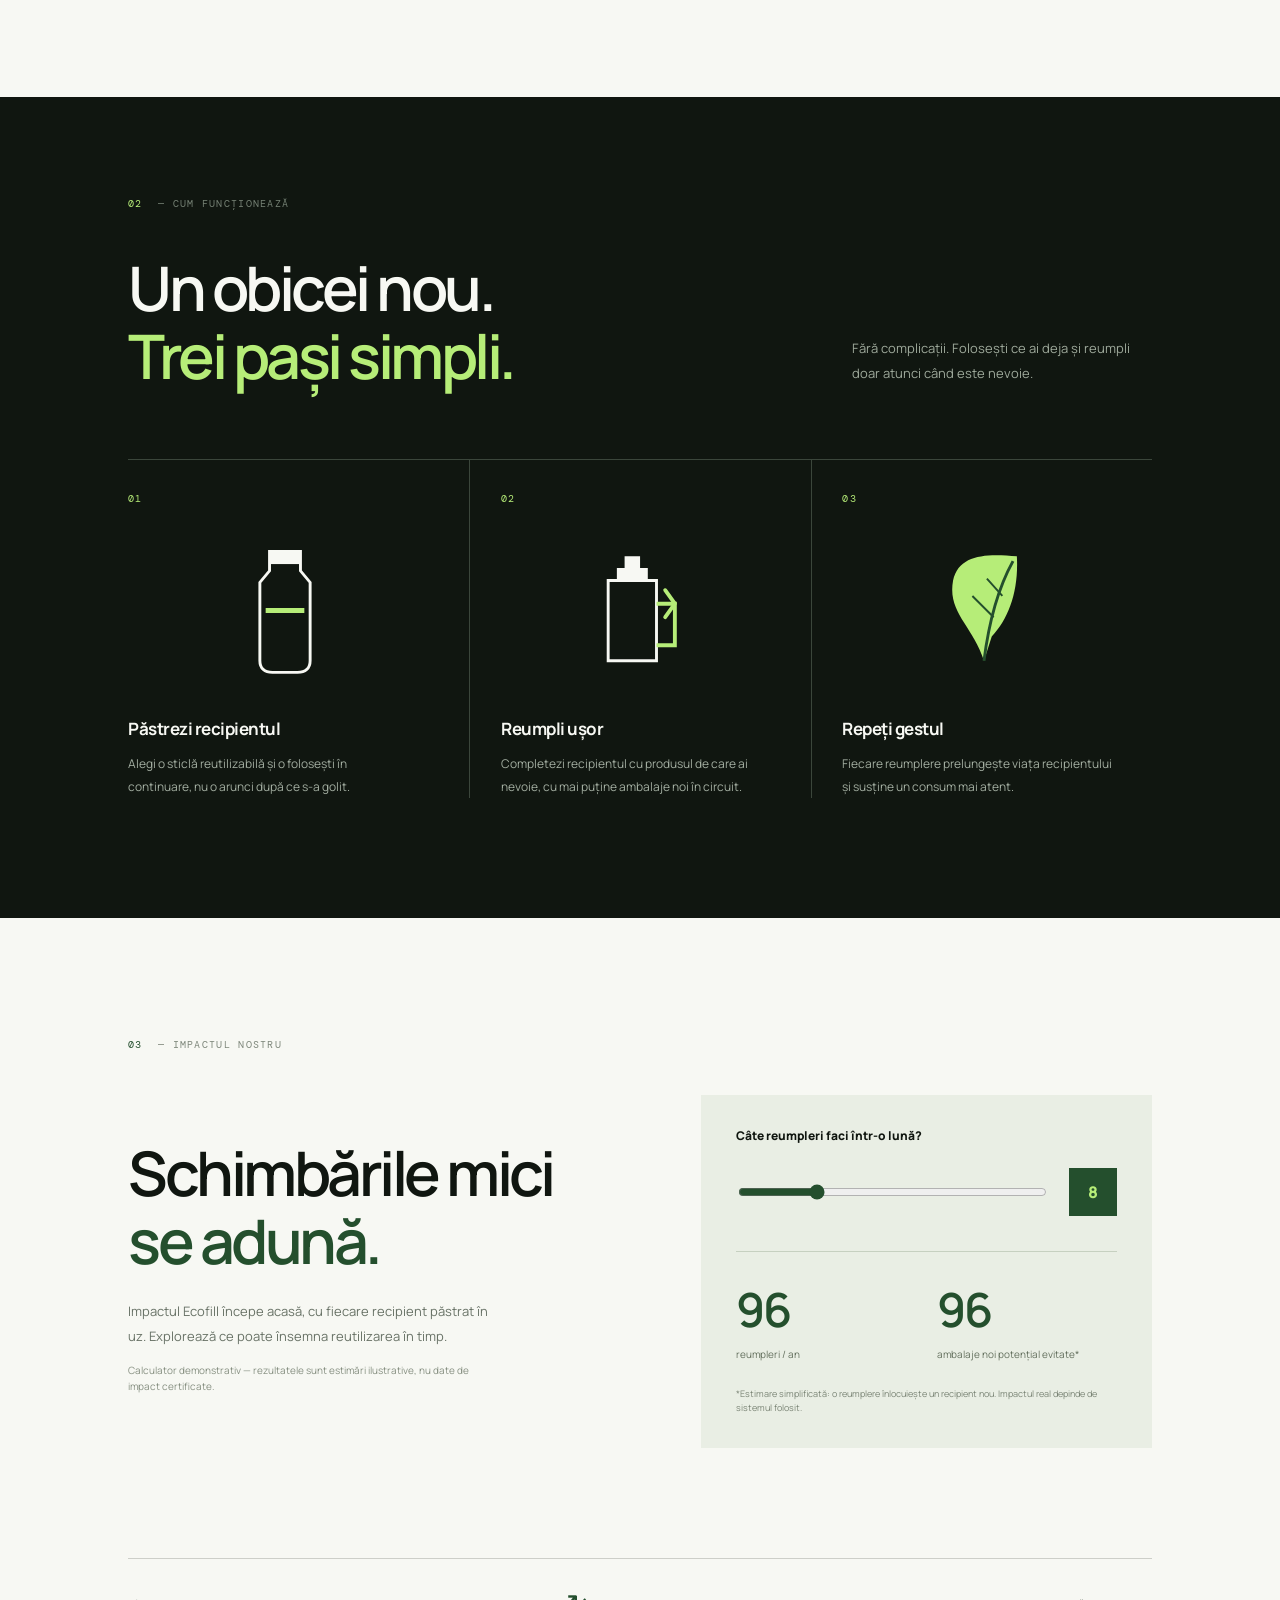
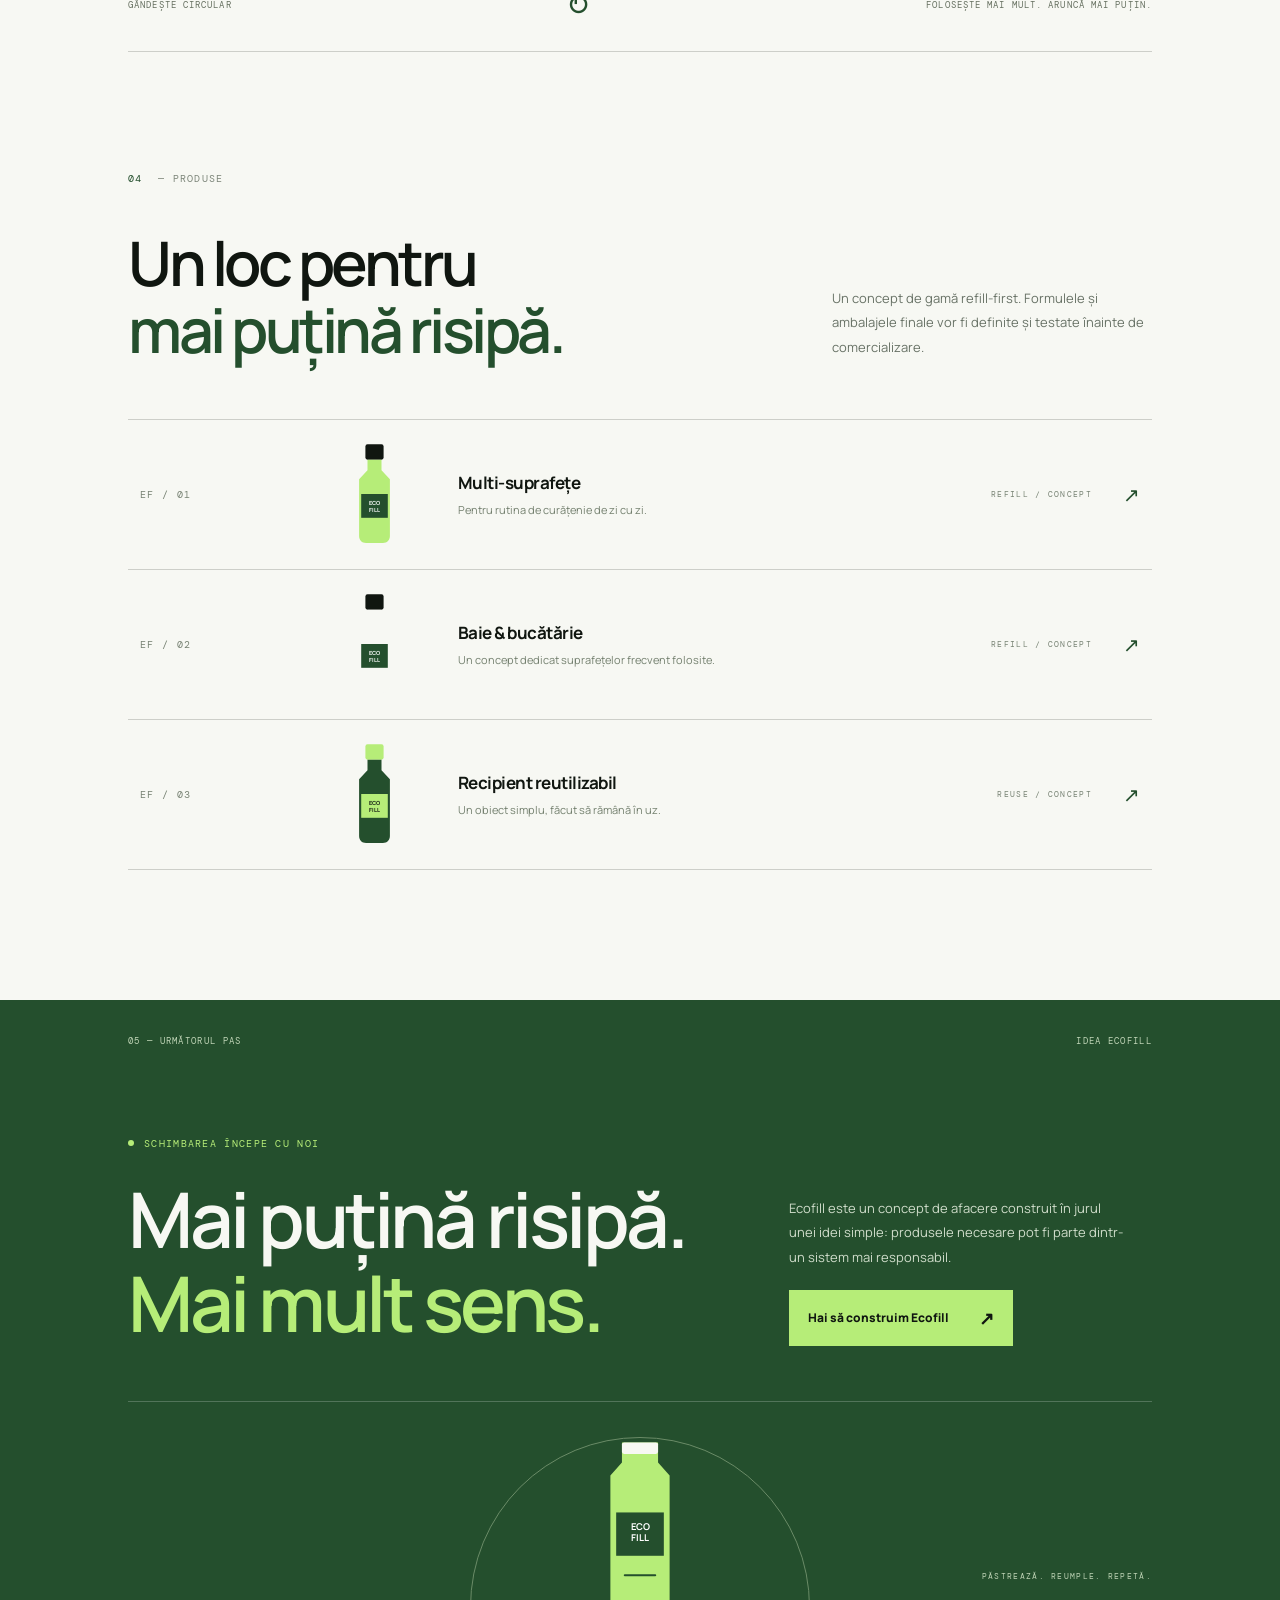
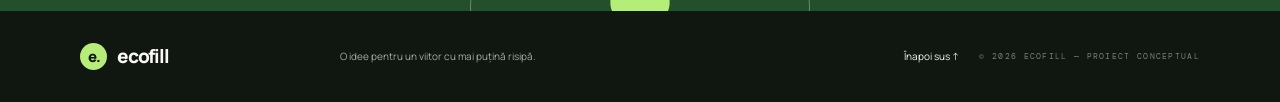
<file: _backup/index.html>
<!doctype html>
<html lang="ro">
<head>
  <meta charset="utf-8">
  <meta name="viewport" content="width=device-width, initial-scale=1">
  <meta name="theme-color" content="#101610">
  <meta name="description" content="Ecofill — produse de curățenie refill, mai puține ambalaje, mai multă grijă pentru planetă.">
  <title>Ecofill — Curățenie cu mai puțină risipă</title>
  <link rel="stylesheet" href="styles.css">
  <script src="app.js" defer></script>
</head>
<body>
  <div class="progress" aria-hidden="true"><span id="progress-bar"></span></div>
  <header class="site-header">
    <a class="brand" href="#acasa" aria-label="Ecofill, acasă"><span class="brand-mark">e.</span><span>ecofill</span></a>
    <button class="menu-toggle" id="menu-toggle" aria-expanded="false" aria-controls="main-nav" aria-label="Deschide meniul"><span></span><span></span></button>
    <nav id="main-nav" class="main-nav" aria-label="Navigare principală">
      <a href="#idee">Ideea</a><a href="#cum-functioneaza">Cum funcționează</a><a href="#impact">Impact</a><a href="#produse">Produse</a>
      <a class="nav-cta" href="#contact">Hai să vorbim <span aria-hidden="true">↗</span></a>
    </nav>
  </header>

  <main>
    <section class="hero section" id="acasa">
      <div class="hero-copy">
        <p class="eyebrow"><span class="eyebrow-dot"></span> MAI PUȚIN PLASTIC. MAI MULTĂ GRIJĂ.</p>
        <h1>Curățenia de zi cu zi.<br><em>O alegere mai bună.</em></h1>
        <p class="hero-text">Ecofill transformă produsele de curățenie într-un obicei mai responsabil: păstrezi recipientul, reumpli când ai nevoie și reduci ambalajele de unică folosință.</p>
        <div class="hero-actions"><a class="button button-light" href="#cum-functioneaza">Descoperă sistemul <span>↘</span></a><a class="text-link" href="#idee">De ce Ecofill? <span>→</span></a></div>
        <div class="hero-proof"><div class="proof-icon">↻</div><div><strong>Reumple. Refolosește. Repetă.</strong><span>Un gest simplu, de fiecare dată.</span></div></div>
      </div>
      <div class="hero-art" aria-label="Ilustrație cu o frunză și o sticlă reutilizabilă">
        <div class="art-orbit orbit-one"></div><div class="art-orbit orbit-two"></div>
        <div class="art-label label-top"><span>01 / REFOLOSIRE</span><span class="label-line"></span></div>
        <svg class="hero-leaf" viewBox="0 0 320 390" role="img" aria-label="Frunză verde stilizată">
          <path d="M160 354C151 266 78 213 83 124C87 57 151 28 254 24C271 131 255 226 196 291C182 307 171 329 160 354Z" fill="#b6ed78"/>
          <path d="M160 354C165 254 182 158 247 43" fill="none" stroke="#244f2d" stroke-width="5" stroke-linecap="round"/>
          <path d="M183 251L117 188M199 195L142 132M218 140L173 87M158 294L105 268" fill="none" stroke="#244f2d" stroke-width="3" stroke-linecap="round"/>
        </svg>
        <div class="art-label label-bottom"><span class="label-number">01</span><span>Un ciclu mai curat</span></div>
        <div class="art-sticker">LESS<br>WASTE<br><span>MORE CARE</span></div>
      </div>
      <div class="hero-bottom"><span>UN NOU FEL DE A FACE CURĂȚENIE</span><span>SCROLL PENTRU A DESCOPERI <b>↓</b></span></div>
    </section>

    <section class="intro section" id="idee">
      <div class="section-index">01 <span>— DESPRE IDEE</span></div>
      <div class="intro-grid">
        <h2>Nu avem nevoie de încă o sticlă.<br><em>Avem nevoie de un sistem mai bun.</em></h2>
        <div class="intro-aside"><p>Produsele de curățenie sunt necesare. Ambalajele aruncate după o singură utilizare nu trebuie să fie. Ecofill propune o alternativă simplă, construită în jurul reutilizării.</p><a class="arrow-link" href="#impact">Vezi impactul posibil <span>↗</span></a></div>
      </div>
      <div class="statement-strip"><span class="strip-symbol">✳</span><p>Schimbarea nu începe cu un gest perfect.<br><strong>Începe cu unul pe care îl poți repeta.</strong></p><span class="strip-end">ECOFILL / MANIFEST</span></div>
    </section>

    <section class="how section dark-section" id="cum-functioneaza">
      <div class="section-index light-index">02 <span>— CUM FUNCȚIONEAZĂ</span></div>
      <div class="section-heading"><h2>Un obicei nou.<br><em>Trei pași simpli.</em></h2><p>Fără complicații. Folosești ce ai deja și reumpli doar atunci când este nevoie.</p></div>
      <div class="steps">
        <article class="step"><span class="step-number">01</span><div class="step-visual bottle-outline"><svg viewBox="0 0 120 150" aria-hidden="true"><path d="M44 15h32v20l10 12v81c0 8-5 12-13 12H47c-8 0-13-4-13-12V47l10-12z" fill="none" stroke="currentColor" stroke-width="3"/><path d="M44 15h32v13H44z" fill="currentColor"/><path d="M40 76h40" stroke="#b6ed78" stroke-width="5"/></svg></div><h3>Păstrezi recipientul</h3><p>Alegi o sticlă reutilizabilă și o folosești în continuare, nu o arunci după ce s-a golit.</p></article>
        <article class="step"><span class="step-number">02</span><div class="step-visual refill-visual"><svg viewBox="0 0 120 150" aria-hidden="true"><path d="M25 45h50v83H25z" fill="none" stroke="currentColor" stroke-width="3"/><path d="M34 32h32v13H34zM42 20h16v12H42z" fill="currentColor"/><path d="M75 69h19v43H75" fill="none" stroke="#b6ed78" stroke-width="4"/><path d="M84 55l10 14-10 14" fill="none" stroke="#b6ed78" stroke-width="4" stroke-linecap="round" stroke-linejoin="round"/></svg></div><h3>Reumpli ușor</h3><p>Completezi recipientul cu produsul de care ai nevoie, cu mai puține ambalaje noi în circuit.</p></article>
        <article class="step"><span class="step-number">03</span><div class="step-visual leaf-visual"><svg viewBox="0 0 120 150" aria-hidden="true"><path d="M60 128C48 91 22 78 28 45C34 18 62 17 94 20C96 55 86 84 68 103Z" fill="#b6ed78"/><path d="M60 128C65 88 74 54 90 25" fill="none" stroke="#244f2d" stroke-width="3"/><path d="M70 83L48 61M79 61L63 43" stroke="#244f2d" stroke-width="2"/></svg></div><h3>Repeți gestul</h3><p>Fiecare reumplere prelungește viața recipientului și susține un consum mai atent.</p></article>
      </div>
    </section>

    <section class="impact section" id="impact">
      <div class="section-index">03 <span>— IMPACTUL NOSTRU</span></div>
      <div class="impact-layout"><div><h2>Schimbările mici<br><em>se adună.</em></h2><p class="impact-lead">Impactul Ecofill începe acasă, cu fiecare recipient păstrat în uz. Explorează ce poate însemna reutilizarea în timp.</p><p class="small-note">Calculator demonstrativ — rezultatele sunt estimări ilustrative, nu date de impact certificate.</p></div>
        <div class="impact-calculator"><label for="refills">Câte reumpleri faci într-o lună?</label><div class="range-row"><input type="range" min="1" max="30" value="8" id="refills"><output id="refill-output" for="refills">8</output></div><div class="impact-results"><div><strong id="year-refills">96</strong><span>reumpleri / an</span></div><div><strong id="avoided">96</strong><span>ambalaje noi potențial evitate*</span></div></div><p class="calculator-foot">*Estimare simplificată: o reumplere înlocuiește un recipient nou. Impactul real depinde de sistemul folosit.</p></div>
      </div>
      <div class="impact-band"><span>GÂNDEȘTE CIRCULAR</span><div class="band-symbol">↻</div><span>FOLOSEȘTE MAI MULT. ARUNCĂ MAI PUȚIN.</span></div>
    </section>

    <section class="products section" id="produse">
      <div class="section-index">04 <span>— PRODUSE</span></div>
      <div class="products-heading"><h2>Un loc pentru<br><em>mai puțină risipă.</em></h2><p>Un concept de gamă refill-first. Formulele și ambalajele finale vor fi definite și testate înainte de comercializare.</p></div>
      <div class="product-list">
        <article class="product-row"><span class="product-id">EF / 01</span><div class="product-illustration bottle-green"><svg viewBox="0 0 100 160" aria-hidden="true"><rect x="37" y="9" width="26" height="22" rx="3" fill="#101610"/><path d="M40 31h20v15l12 13v81c0 6-4 10-10 10H38c-6 0-10-4-10-10V59l12-13z" fill="#b6ed78"/><rect x="31" y="80" width="38" height="34" fill="#244f2d"/><text x="50" y="96" font-size="8" text-anchor="middle" fill="#fff" font-weight="bold">ECO</text><text x="50" y="105" font-size="8" text-anchor="middle" fill="#fff" font-weight="bold">FILL</text></svg></div><div class="product-info"><h3>Multi-suprafețe</h3><p>Pentru rutina de curățenie de zi cu zi.</p></div><span class="product-type">REFILL / CONCEPT</span><span class="product-arrow">↗</span></article>
        <article class="product-row"><span class="product-id">EF / 02</span><div class="product-illustration bottle-white"><svg viewBox="0 0 100 160" aria-hidden="true"><rect x="37" y="9" width="26" height="22" rx="3" fill="#101610"/><path d="M40 31h20v15l12 13v81c0 6-4 10-10 10H38c-6 0-10-4-10-10V59l12-13z" fill="#f7f8f3"/><rect x="31" y="80" width="38" height="34" fill="#244f2d"/><text x="50" y="96" font-size="8" text-anchor="middle" fill="#fff" font-weight="bold">ECO</text><text x="50" y="105" font-size="8" text-anchor="middle" fill="#fff" font-weight="bold">FILL</text></svg></div><div class="product-info"><h3>Baie & bucătărie</h3><p>Un concept dedicat suprafețelor frecvent folosite.</p></div><span class="product-type">REFILL / CONCEPT</span><span class="product-arrow">↗</span></article>
        <article class="product-row"><span class="product-id">EF / 03</span><div class="product-illustration bottle-dark"><svg viewBox="0 0 100 160" aria-hidden="true"><rect x="37" y="9" width="26" height="22" rx="3" fill="#b6ed78"/><path d="M40 31h20v15l12 13v81c0 6-4 10-10 10H38c-6 0-10-4-10-10V59l12-13z" fill="#244f2d"/><rect x="31" y="80" width="38" height="34" fill="#b6ed78"/><text x="50" y="96" font-size="8" text-anchor="middle" fill="#101610" font-weight="bold">ECO</text><text x="50" y="105" font-size="8" text-anchor="middle" fill="#101610" font-weight="bold">FILL</text></svg></div><div class="product-info"><h3>Recipient reutilizabil</h3><p>Un obiect simplu, făcut să rămână în uz.</p></div><span class="product-type">REUSE / CONCEPT</span><span class="product-arrow">↗</span></article>
      </div>
    </section>

    <section class="closing section" id="contact">
      <div class="closing-top"><span>05 — URMĂTORUL PAS</span><span>IDEA ECOFILL</span></div>
      <div class="closing-content"><div><p class="eyebrow"><span class="eyebrow-dot"></span> SCHIMBAREA ÎNCEPE CU NOI</p><h2>Mai puțină risipă.<br><em>Mai mult sens.</em></h2></div><div class="closing-aside"><p>Ecofill este un concept de afacere construit în jurul unei idei simple: produsele necesare pot fi parte dintr-un sistem mai responsabil.</p><a class="button button-green" href="mailto:salut@ecofill.ro?subject=Hai%20sa%20vorbim%20despre%20Ecofill">Hai să construim Ecofill <span>↗</span></a></div></div>
      <div class="closing-art"><div class="closing-circle"></div><svg class="final-bottle" viewBox="0 0 180 280" role="img" aria-label="Sticlă de detergent Ecofill"><path d="M65 18h50v28l16 18v177c0 12-8 20-20 20H69c-12 0-20-8-20-20V64l16-18z" fill="#b6ed78"/><rect x="65" y="18" width="50" height="16" rx="3" fill="#f7f8f3"/><rect x="57" y="115" width="66" height="60" fill="#244f2d"/><text x="90" y="139" text-anchor="middle" fill="#fff" font-size="13" font-weight="bold">ECO</text><text x="90" y="155" text-anchor="middle" fill="#fff" font-size="13" font-weight="bold">FILL</text><path d="M69 202h42" stroke="#244f2d" stroke-width="3" stroke-linecap="round"/></svg><span class="bottle-caption">PĂSTREAZĂ. REUMPLE. REPETĂ.</span></div>
    </section>
  </main>

  <footer class="site-footer"><a class="brand footer-brand" href="#acasa"><span class="brand-mark">e.</span><span>ecofill</span></a><span>O idee pentru un viitor cu mai puțină risipă.</span><a href="#acasa">Înapoi sus ↑</a><span class="copyright">© <span id="year"></span> ECOFILL — PROIECT CONCEPTUAL</span></footer>

  <div class="scroll-cursor" id="scroll-cursor" aria-hidden="true">
    <div class="cursor-leaf"><svg viewBox="0 0 100 130"><path d="M50 119C44 87 13 67 19 35C24 10 53 8 83 12C87 42 78 73 59 91Z" fill="#b6ed78"/><path d="M50 119C56 79 65 42 80 17" fill="none" stroke="#244f2d" stroke-width="3"/><path d="M62 74L37 50M70 52L54 34" stroke="#244f2d" stroke-width="2"/></svg></div>
    <div class="cursor-bottle"><svg viewBox="0 0 100 150"><rect x="38" y="5" width="24" height="18" rx="3" fill="#f7f8f3"/><path d="M40 23h20v14l12 13v83c0 7-5 11-12 11H40c-7 0-12-4-12-11V50l12-13z" fill="#b6ed78"/><rect x="31" y="75" width="38" height="35" fill="#244f2d"/><text x="50" y="89" text-anchor="middle" fill="#fff" font-size="8" font-weight="bold">ECO</text><text x="50" y="99" text-anchor="middle" fill="#fff" font-size="8" font-weight="bold">FILL</text></svg></div>
    <span class="cursor-caption">GROW</span>
  </div>
</body>
</html>
</file>
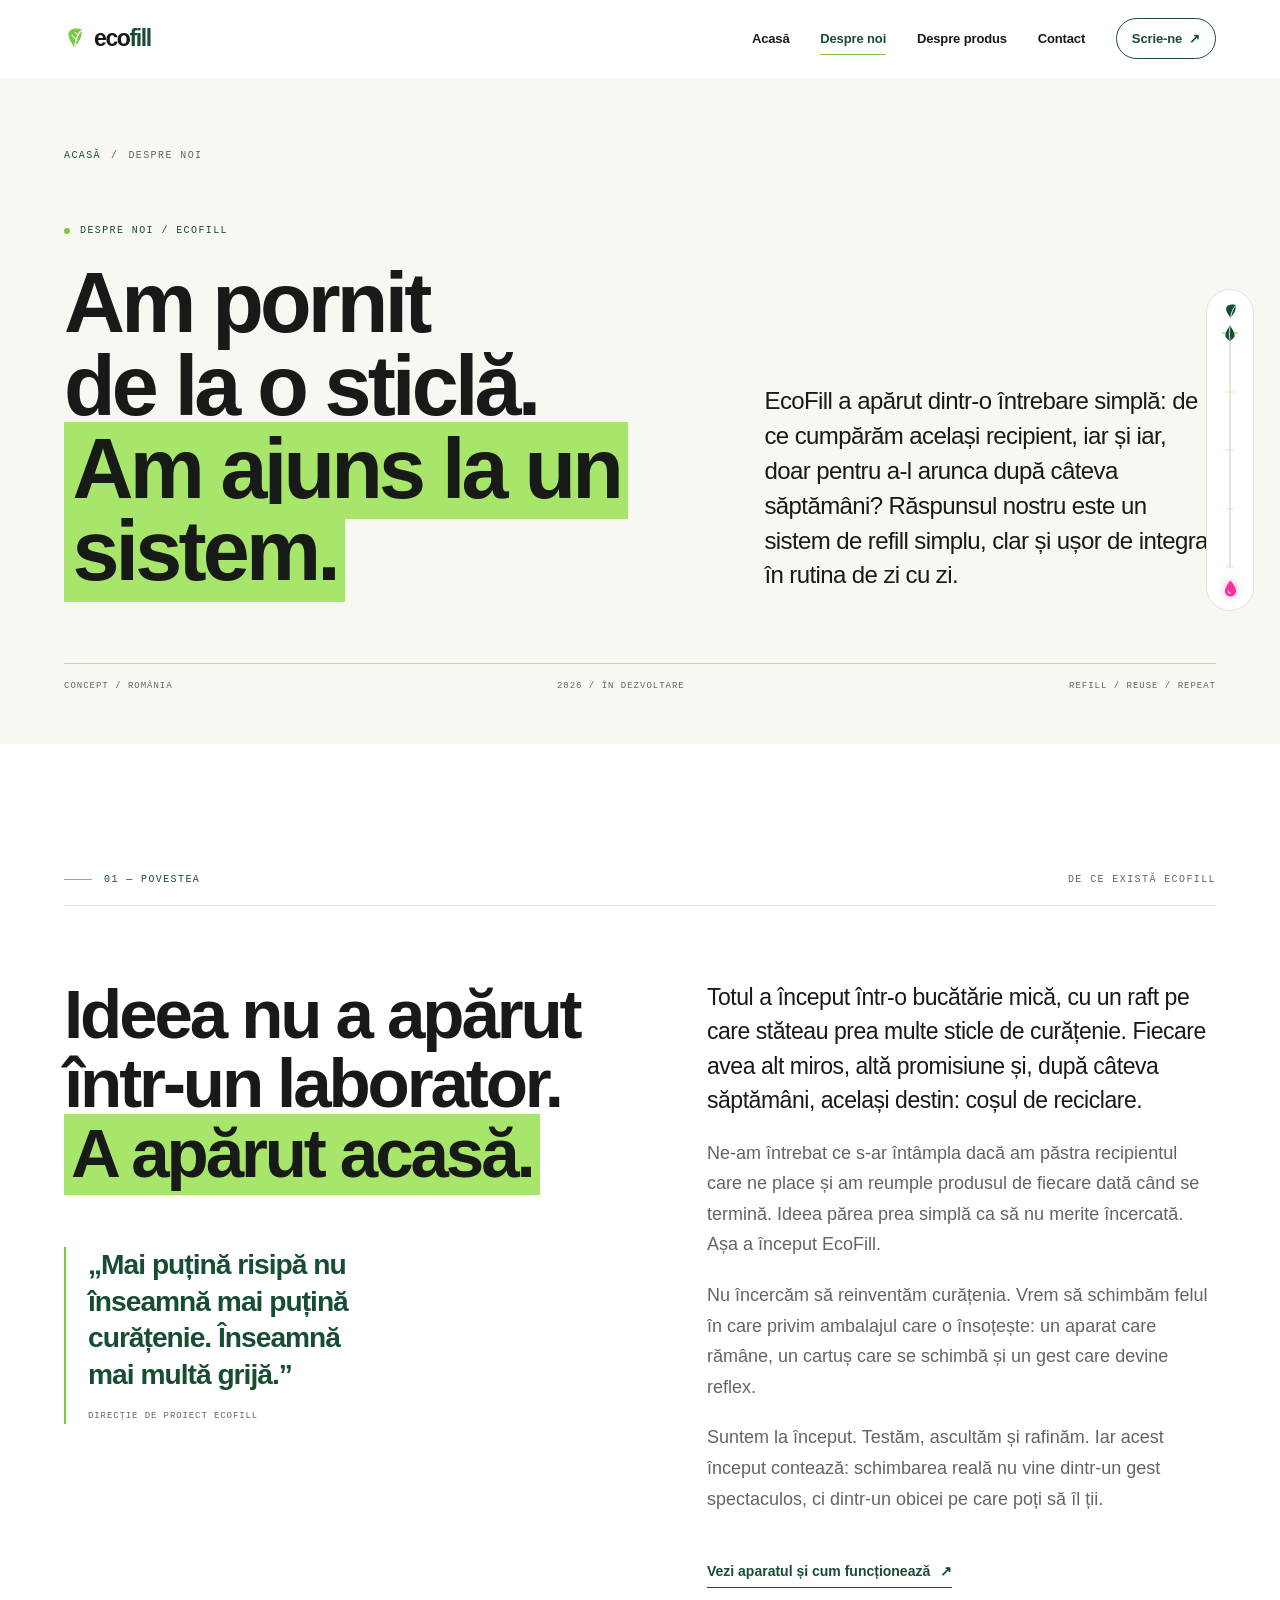
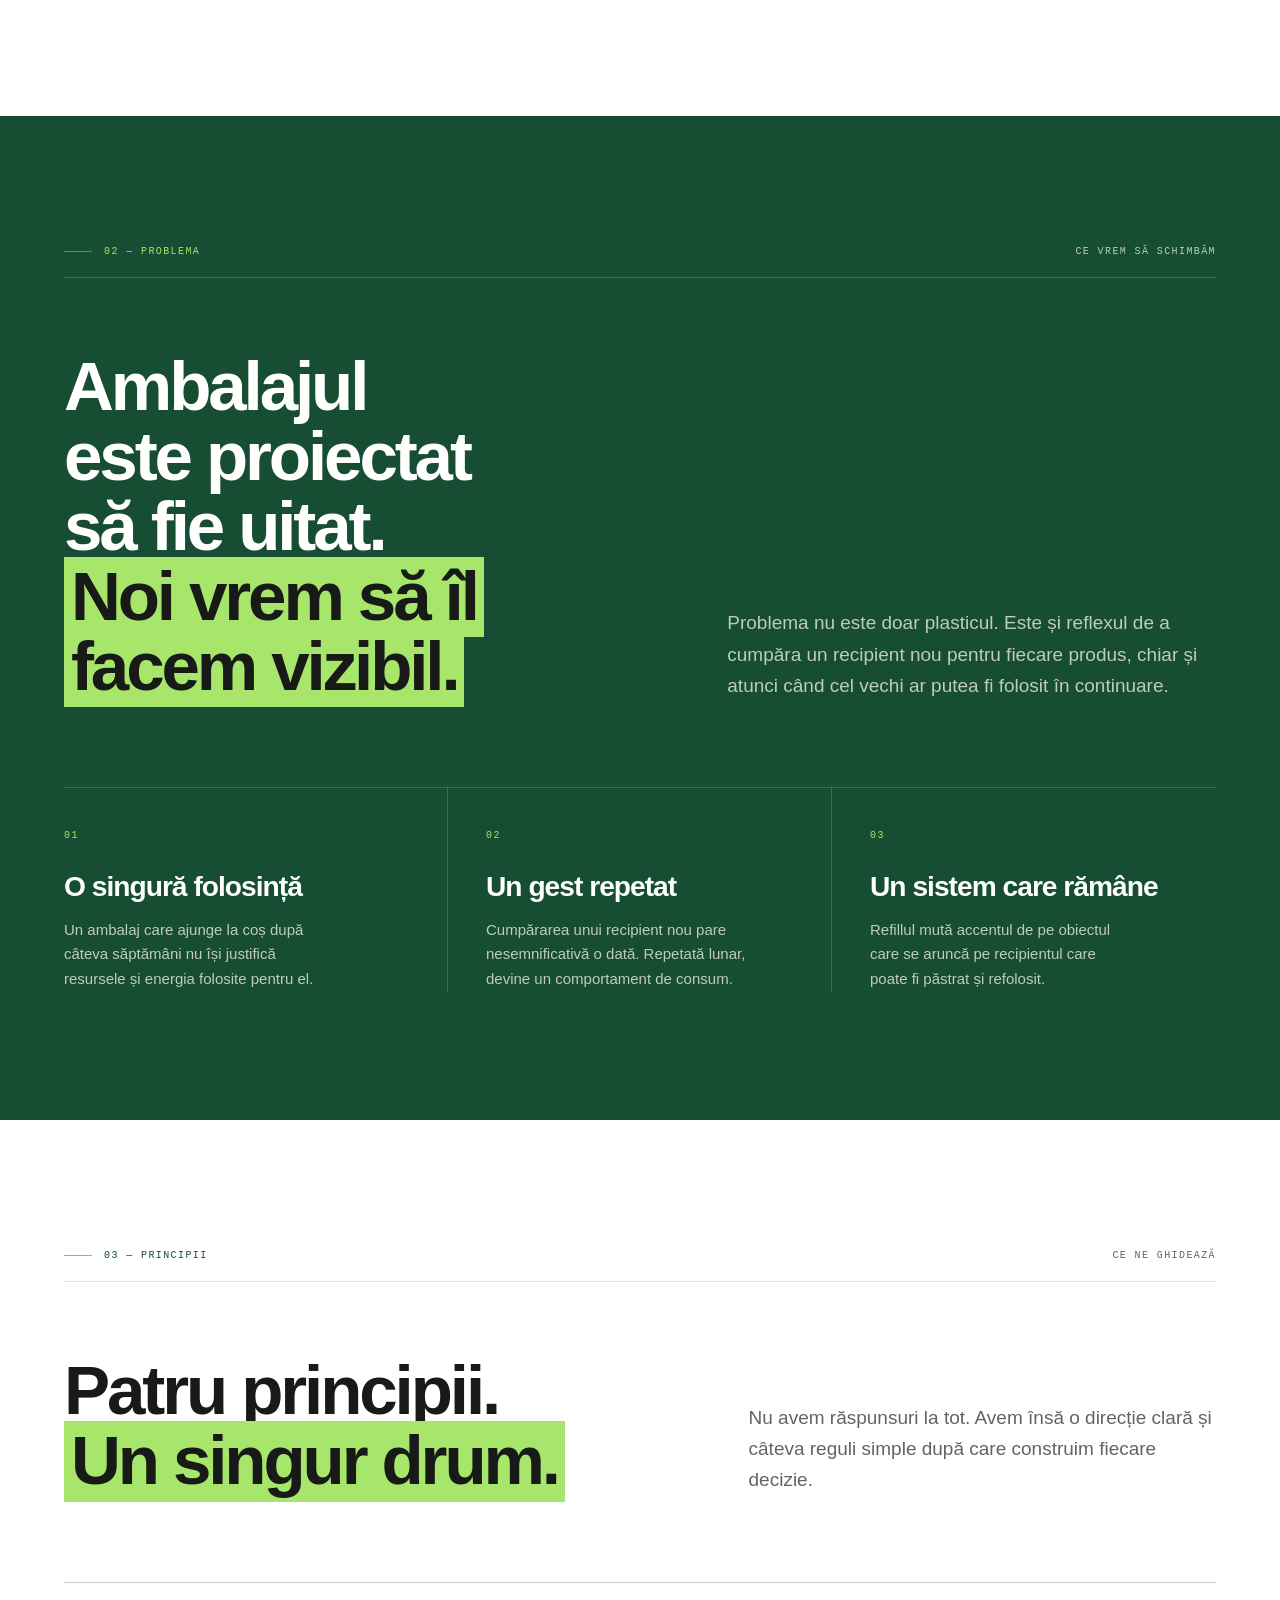
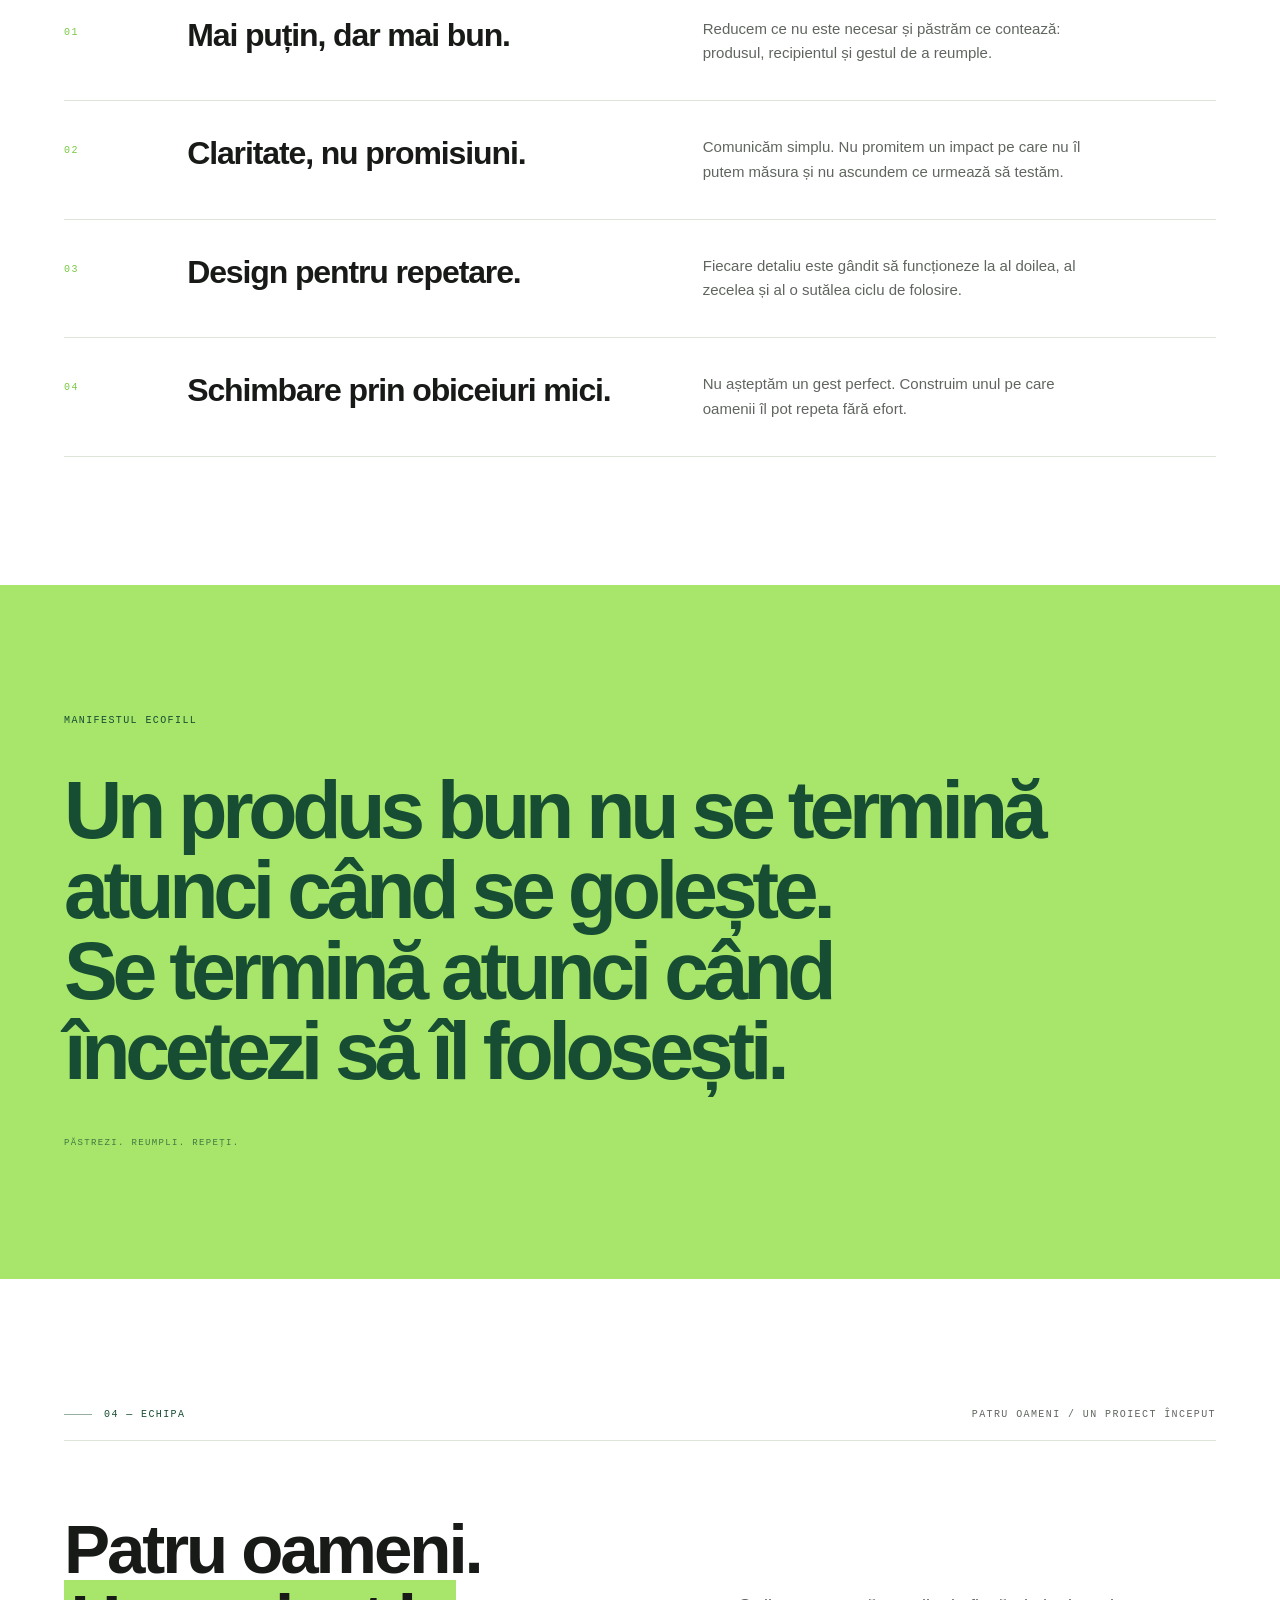
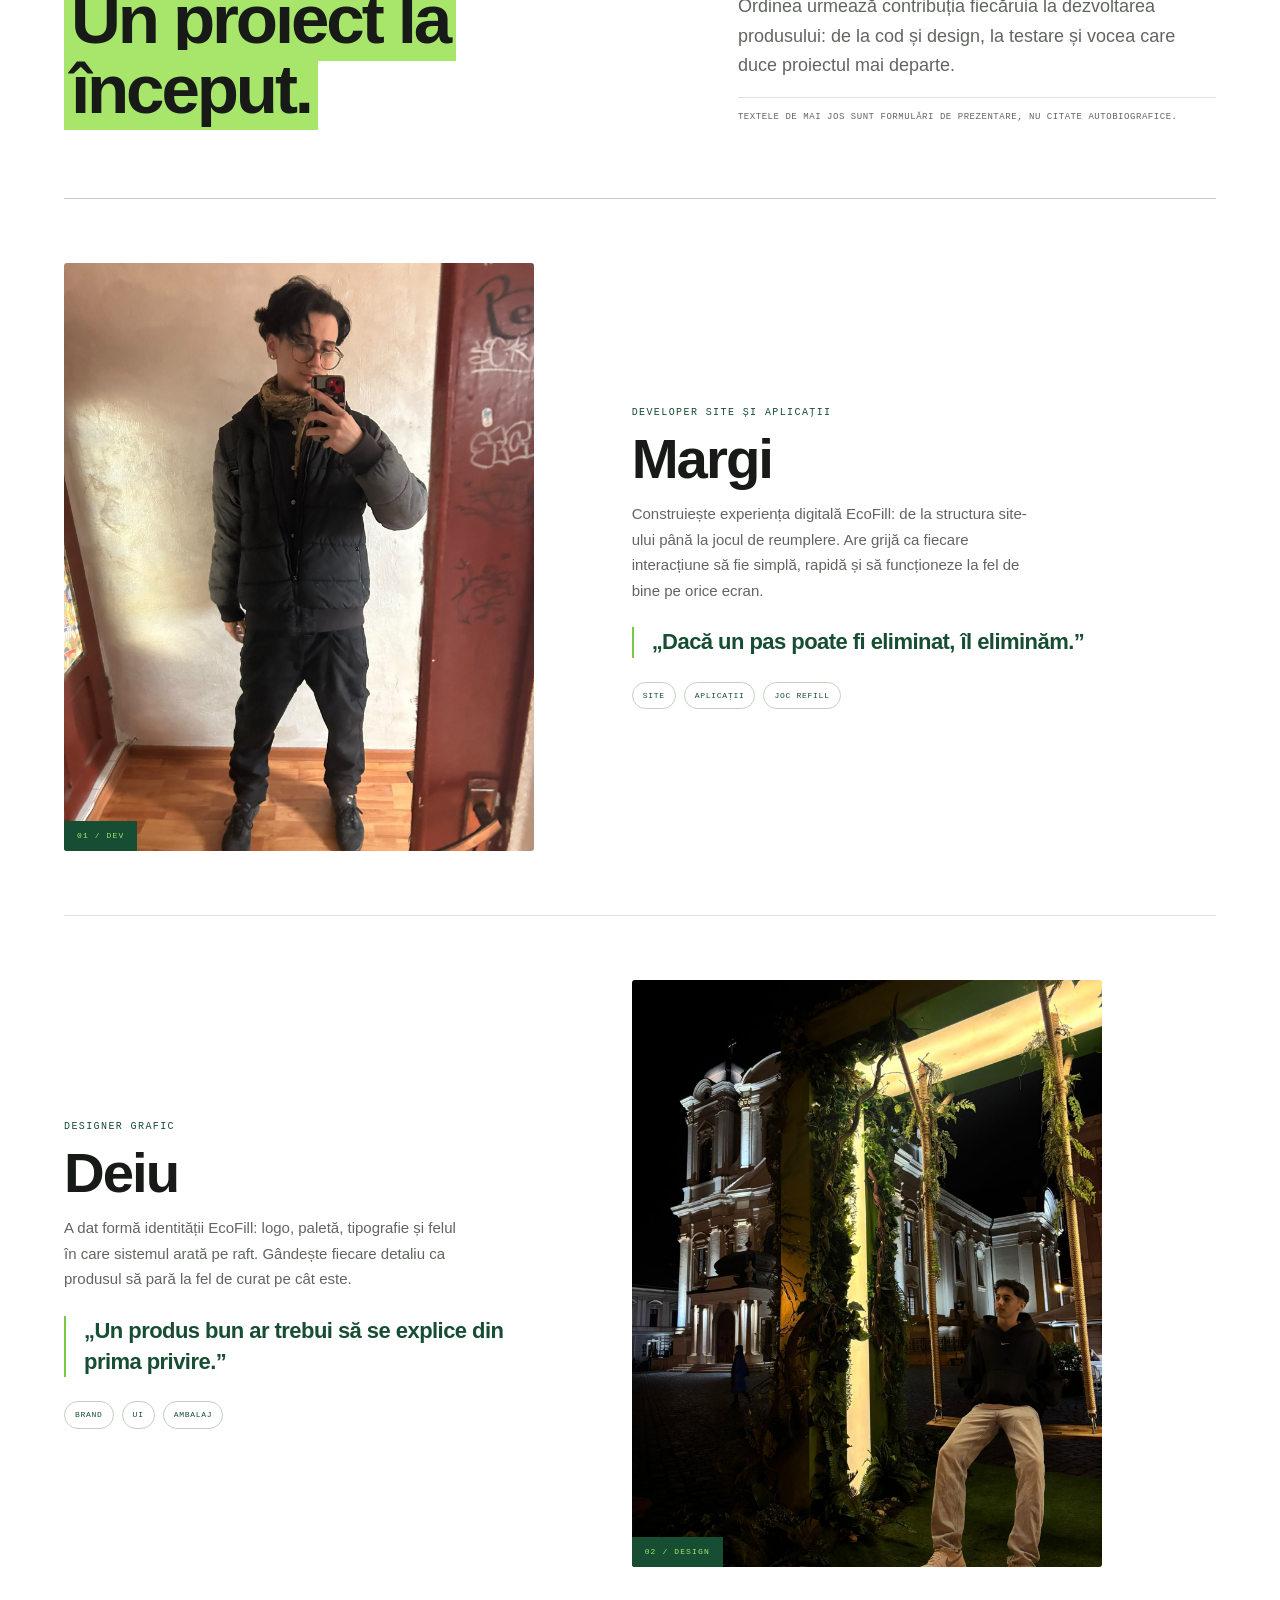
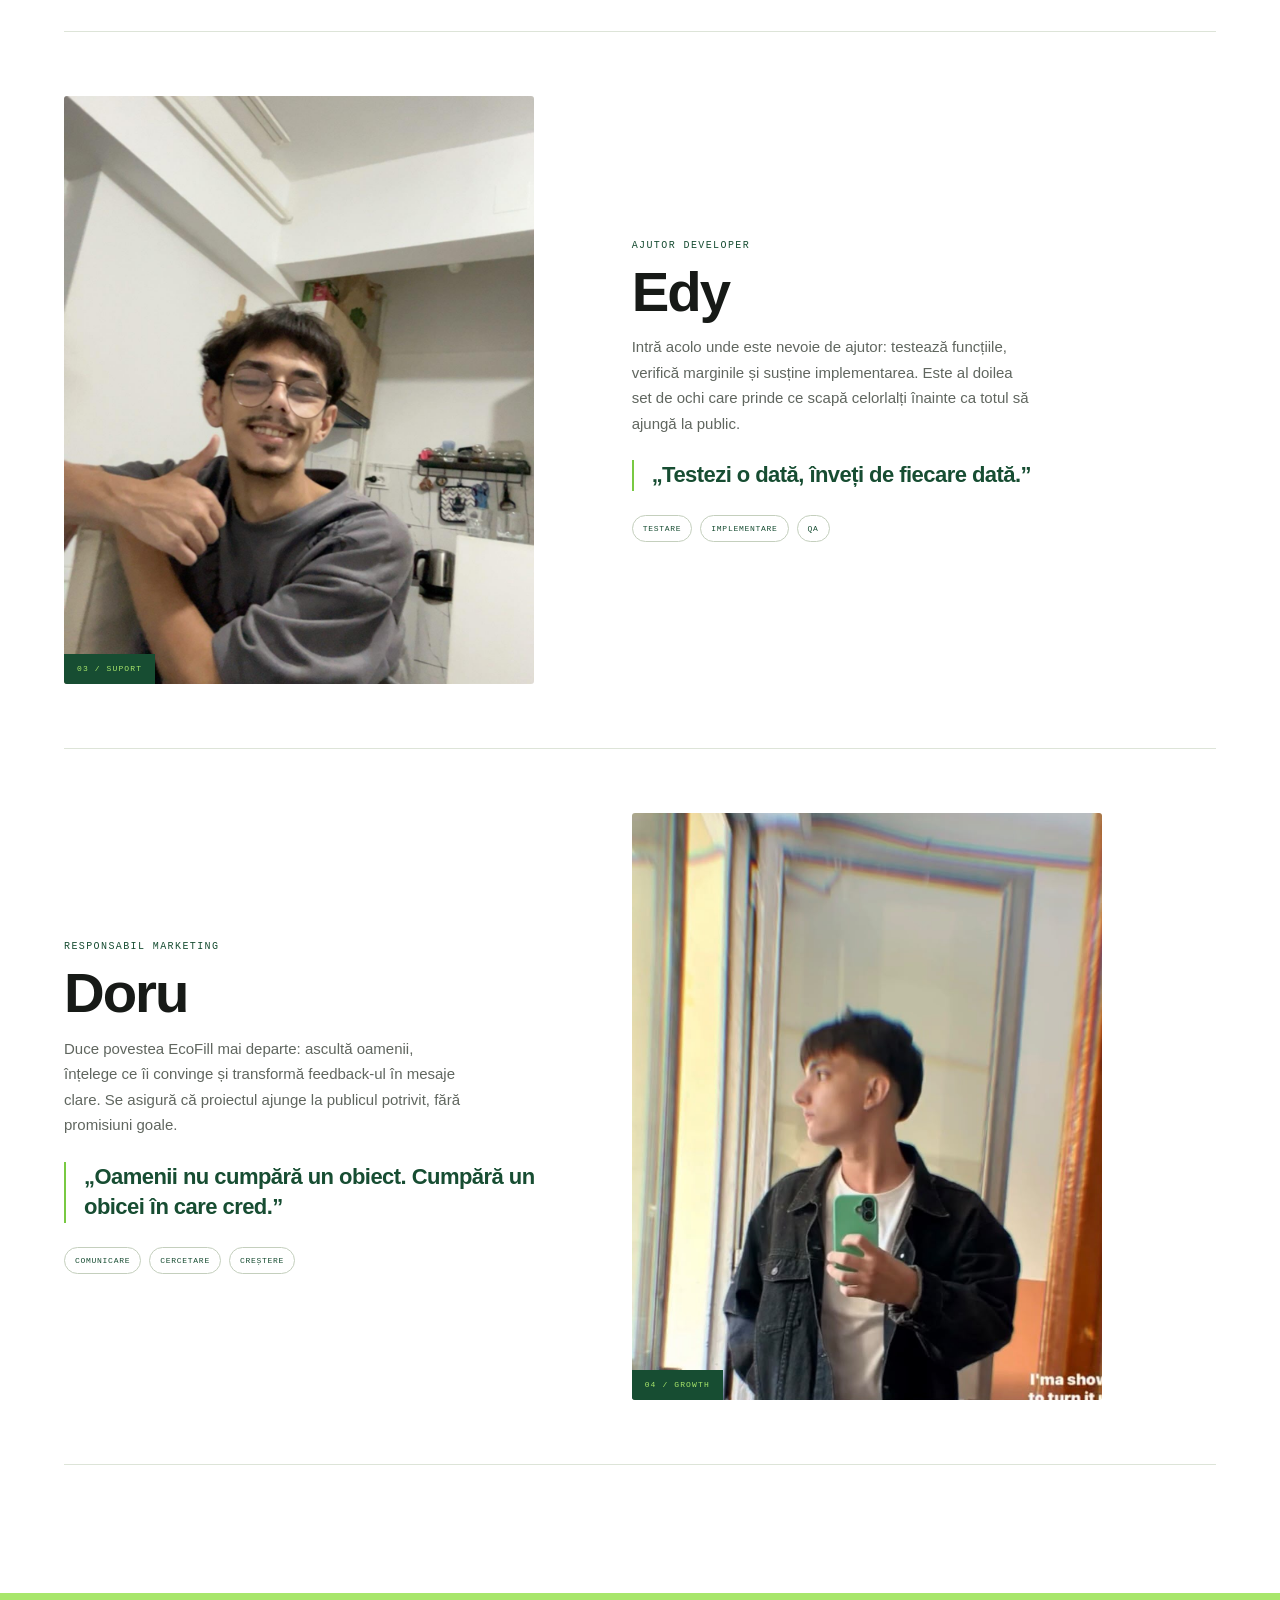
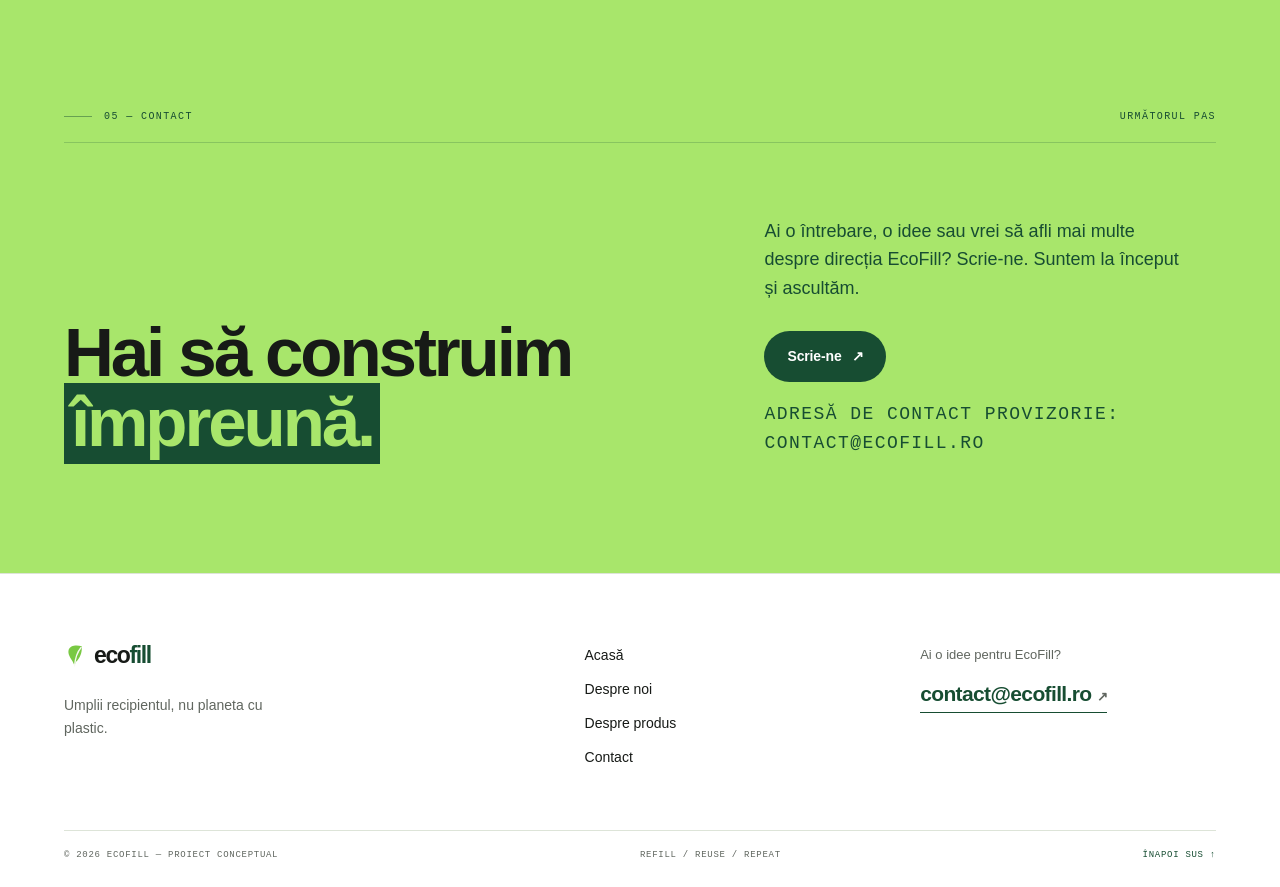
<file: about.html>
<!doctype html>
<html lang="ro">
<head>
  <meta charset="utf-8">
  <meta name="viewport" content="width=device-width, initial-scale=1">
  <meta name="theme-color" content="#FFFFFF">
  <meta name="description" content="Despre EcoFill — de ce există proiectul, problema pe care o urmărește și oamenii care construiesc un sistem de curățenie refill.">
  <title>Despre noi — EcoFill</title>
  <link rel="icon" type="image/svg+xml" href="favicon.svg">
  <link rel="preconnect" href="https://fonts.googleapis.com">
  <link rel="preconnect" href="https://fonts.gstatic.com" crossorigin>
  <link rel="stylesheet" href="styles.css">
  <script>document.documentElement.classList.add("js");</script>
  <script src="app.js" defer></script>
</head>
<body id="top" class="page-inner">
  <a class="skip-link" href="#main">Sari la conținut</a>
  <div class="progress" aria-hidden="true"><span id="progress-bar"></span></div>

  <header class="site-header" id="site-header">
    <div class="container header-inner">
      <a class="brand" href="index.html" aria-label="EcoFill — pagina principală">
        <svg class="brand-leaf" viewBox="0 0 32 36" aria-hidden="true">
          <path d="M16 33C13 23 5 18 7 9C9 2 18 1 27 3C28 13 24 22 18 27Z" fill="currentColor"/>
          <path d="M16 33C17 23 20 12 26 5" fill="none" stroke="#F7F8F2" stroke-width="2" stroke-linecap="round"/>
          <path d="M20 20L12 12M22 13L17 8" stroke="#F7F8F2" stroke-width="1.6" stroke-linecap="round"/>
        </svg>
        <span class="brand-word"><span>eco</span><span>fill</span></span>
      </a>

      <button class="menu-toggle" id="menu-toggle" type="button" aria-expanded="false" aria-controls="main-nav" aria-label="Deschide meniul">
        <span></span><span></span>
      </button>

      <nav class="main-nav" id="main-nav" aria-label="Navigare principală">
        <a href="index.html">Acasă</a>
        <a href="about.html" aria-current="page">Despre noi</a>
        <a href="product.html">Despre produs</a>
        <a href="index.html#contact">Contact</a>
        <a class="nav-cta" href="mailto:salut@ecofill.ro?subject=Salut%20EcoFill">Scrie-ne <span aria-hidden="true">↗</span></a>
      </nav>
    </div>
  </header>

  <main id="main">
    <section class="sub-hero" aria-labelledby="about-title">
      <div class="container">
        <nav class="breadcrumb" aria-label="Firimituri de navigare">
          <a href="index.html">Acasă</a><span aria-hidden="true">/</span><span>Despre noi</span>
        </nav>

        <div class="sub-hero-grid" data-reveal>
          <div>
            <p class="eyebrow"><span class="eyebrow-dot" aria-hidden="true"></span> DESPRE NOI / ECOFILL</p>
            <h1 id="about-title">Am pornit de la o sticlă.<br><span class="mark">Am ajuns la un sistem.</span></h1>
          </div>
          <p class="sub-hero-lead">EcoFill a apărut dintr-o întrebare simplă: de ce cumpărăm același recipient, iar și iar, doar pentru a-l arunca după câteva săptămâni? Răspunsul nostru este un sistem de refill simplu, clar și ușor de integrat în rutina de zi cu zi.</p>
        </div>

        <div class="sub-hero-meta" data-reveal>
          <span>CONCEPT / ROMÂNIA</span>
          <span>2026 / ÎN DEZVOLTARE</span>
          <span>REFILL / REUSE / REPEAT</span>
        </div>
      </div>
    </section>

    <section class="section story" id="poveste">
      <div class="container">
        <div class="section-head" data-reveal>
          <span class="section-index">01 — POVESTEA</span>
          <span class="section-note">DE CE EXISTĂ ECOFILL</span>
        </div>

        <div class="story-grid" data-reveal>
          <div class="story-intro">
            <h2>Ideea nu a apărut într-un laborator.<br><span class="mark">A apărut acasă.</span></h2>
            <blockquote class="pull-quote">
              <p>„Mai puțină risipă nu înseamnă mai puțină curățenie. Înseamnă mai multă grijă.”</p>
              <cite>Direcție de proiect EcoFill</cite>
            </blockquote>
          </div>

          <div class="story-copy">
            <p>Totul a început într-o bucătărie mică, cu un raft pe care stăteau prea multe sticle de curățenie. Fiecare avea alt miros, altă promisiune și, după câteva săptămâni, același destin: coșul de reciclare.</p>
            <p>Ne-am întrebat ce s-ar întâmpla dacă am păstra recipientul care ne place și am reumple produsul de fiecare dată când se termină. Ideea părea prea simplă ca să nu merite încercată. Așa a început EcoFill.</p>
            <p>Nu încercăm să reinventăm curățenia. Vrem să schimbăm felul în care privim ambalajul care o însoțește: un aparat care rămâne, un cartuș care se schimbă și un gest care devine reflex.</p>
            <p>Suntem la început. Testăm, ascultăm și rafinăm. Iar acest început contează: schimbarea reală nu vine dintr-un gest spectaculos, ci dintr-un obicei pe care poți să îl ții.</p>
            <a class="arrow-link" href="product.html">Vezi aparatul și cum funcționează <span aria-hidden="true">↗</span></a>
          </div>
        </div>
      </div>
    </section>

    <section class="section section--dark problem" id="problema">
      <div class="container">
        <div class="section-head section-head--dark" data-reveal>
          <span class="section-index">02 — PROBLEMA</span>
          <span class="section-note">CE VREM SĂ SCHIMBĂM</span>
        </div>

        <div class="problem-heading" data-reveal>
          <h2>Ambalajul este proiectat să fie uitat.<br><span class="mark">Noi vrem să îl facem vizibil.</span></h2>
          <p>Problema nu este doar plasticul. Este și reflexul de a cumpăra un recipient nou pentru fiecare produs, chiar și atunci când cel vechi ar putea fi folosit în continuare.</p>
        </div>

        <div class="problem-points" data-reveal>
          <article>
            <span class="point-index">01</span>
            <h3>O singură folosință</h3>
            <p>Un ambalaj care ajunge la coș după câteva săptămâni nu își justifică resursele și energia folosite pentru el.</p>
          </article>
          <article>
            <span class="point-index">02</span>
            <h3>Un gest repetat</h3>
            <p>Cumpărarea unui recipient nou pare nesemnificativă o dată. Repetată lunar, devine un comportament de consum.</p>
          </article>
          <article>
            <span class="point-index">03</span>
            <h3>Un sistem care rămâne</h3>
            <p>Refillul mută accentul de pe obiectul care se aruncă pe recipientul care poate fi păstrat și refolosit.</p>
          </article>
        </div>
      </div>
    </section>

    <section class="section principles" id="principii">
      <div class="container">
        <div class="section-head" data-reveal>
          <span class="section-index">03 — PRINCIPII</span>
          <span class="section-note">CE NE GHIDEAZĂ</span>
        </div>

        <div class="split-heading" data-reveal>
          <h2>Patru principii.<br><span class="mark">Un singur drum.</span></h2>
          <p>Nu avem răspunsuri la tot. Avem însă o direcție clară și câteva reguli simple după care construim fiecare decizie.</p>
        </div>

        <div class="value-list" data-reveal>
          <div class="value-row">
            <span class="value-index">01</span>
            <h3>Mai puțin, dar mai bun.</h3>
            <p>Reducem ce nu este necesar și păstrăm ce contează: produsul, recipientul și gestul de a reumple.</p>
          </div>
          <div class="value-row">
            <span class="value-index">02</span>
            <h3>Claritate, nu promisiuni.</h3>
            <p>Comunicăm simplu. Nu promitem un impact pe care nu îl putem măsura și nu ascundem ce urmează să testăm.</p>
          </div>
          <div class="value-row">
            <span class="value-index">03</span>
            <h3>Design pentru repetare.</h3>
            <p>Fiecare detaliu este gândit să funcționeze la al doilea, al zecelea și al o sutălea ciclu de folosire.</p>
          </div>
          <div class="value-row">
            <span class="value-index">04</span>
            <h3>Schimbare prin obiceiuri mici.</h3>
            <p>Nu așteptăm un gest perfect. Construim unul pe care oamenii îl pot repeta fără efort.</p>
          </div>
        </div>
      </div>
    </section>

    <section class="manifesto" aria-label="Manifestul EcoFill">
      <div class="container" data-reveal>
        <span class="label">MANIFESTUL ECOFILL</span>
        <p>Un produs bun nu se termină atunci când se golește.<br><strong>Se termină atunci când încetezi să îl folosești.</strong></p>
        <span class="manifesto-sign">PĂSTREZI. REUMPLI. REPEȚI.</span>
      </div>
    </section>

    <section class="section team" id="echipa">
      <div class="container">
        <div class="section-head" data-reveal>
          <span class="section-index">04 — ECHIPA</span>
          <span class="section-note">PATRU OAMENI / UN PROIECT ÎNCEPUT</span>
        </div>

        <div class="team-heading" data-reveal>
          <h2>Patru oameni.<br><span class="mark">Un proiect la început.</span></h2>
          <div>
            <p>Ordinea urmează contribuția fiecăruia la dezvoltarea produsului: de la cod și design, la testare și vocea care duce proiectul mai departe.</p>
            <p class="team-note">Textele de mai jos sunt formulări de prezentare, nu citate autobiografice.</p>
          </div>
        </div>

        <div class="team-list">
          <article class="team-row" data-reveal>
            <div class="team-photo">
              <img src="poze_about_us/margi.jpeg" alt="Margi, developer site și aplicații la EcoFill" width="1536" height="2048" loading="lazy">
              <span class="team-badge">01 / DEV</span>
            </div>
            <div class="team-copy">
              <span class="team-role">DEVELOPER SITE ȘI APLICAȚII</span>
              <h3>Margi</h3>
              <p>Construiește experiența digitală EcoFill: de la structura site-ului până la jocul de reumplere. Are grijă ca fiecare interacțiune să fie simplă, rapidă și să funcționeze la fel de bine pe orice ecran.</p>
              <p class="team-quote">„Dacă un pas poate fi eliminat, îl eliminăm.”</p>
              <div class="team-tags"><span>SITE</span><span>APLICAȚII</span><span>JOC REFILL</span></div>
            </div>
          </article>

          <article class="team-row is-flipped" data-reveal>
            <div class="team-photo">
              <img src="poze_about_us/deiu.jpeg" alt="Deiu, designer grafic la EcoFill" width="1536" height="2048" loading="lazy">
              <span class="team-badge">02 / DESIGN</span>
            </div>
            <div class="team-copy">
              <span class="team-role">DESIGNER GRAFIC</span>
              <h3>Deiu</h3>
              <p>A dat formă identității EcoFill: logo, paletă, tipografie și felul în care sistemul arată pe raft. Gândește fiecare detaliu ca produsul să pară la fel de curat pe cât este.</p>
              <p class="team-quote">„Un produs bun ar trebui să se explice din prima privire.”</p>
              <div class="team-tags"><span>BRAND</span><span>UI</span><span>AMBALAJ</span></div>
            </div>
          </article>

          <article class="team-row" data-reveal>
            <div class="team-photo">
              <img src="poze_about_us/edy.jpeg" alt="Edy, ajutor developer la EcoFill" width="1170" height="2080" loading="lazy">
              <span class="team-badge">03 / SUPORT</span>
            </div>
            <div class="team-copy">
              <span class="team-role">AJUTOR DEVELOPER</span>
              <h3>Edy</h3>
              <p>Intră acolo unde este nevoie de ajutor: testează funcțiile, verifică marginile și susține implementarea. Este al doilea set de ochi care prinde ce scapă celorlalți înainte ca totul să ajungă la public.</p>
              <p class="team-quote">„Testezi o dată, înveți de fiecare dată.”</p>
              <div class="team-tags"><span>TESTARE</span><span>IMPLEMENTARE</span><span>QA</span></div>
            </div>
          </article>

          <article class="team-row is-flipped" data-reveal>
            <div class="team-photo">
              <img src="poze_about_us/doru.jpeg" alt="Doru, responsabil marketing la EcoFill" width="829" height="1038" loading="lazy">
              <span class="team-badge">04 / GROWTH</span>
            </div>
            <div class="team-copy">
              <span class="team-role">RESPONSABIL MARKETING</span>
              <h3>Doru</h3>
              <p>Duce povestea EcoFill mai departe: ascultă oamenii, înțelege ce îi convinge și transformă feedback-ul în mesaje clare. Se asigură că proiectul ajunge la publicul potrivit, fără promisiuni goale.</p>
              <p class="team-quote">„Oamenii nu cumpără un obiect. Cumpără un obicei în care cred.”</p>
              <div class="team-tags"><span>COMUNICARE</span><span>CERCETARE</span><span>CREȘTERE</span></div>
            </div>
          </article>
        </div>
      </div>
    </section>

    <section class="closing closing--about" id="contact">
      <div class="container">
        <div class="section-head" data-reveal>
          <span class="section-index">05 — CONTACT</span>
          <span class="section-note">URMĂTORUL PAS</span>
        </div>
        <div class="closing-grid" data-reveal>
          <h2>Hai să construim<br><span class="mark">împreună.</span></h2>
          <div class="closing-copy">
            <p>Ai o întrebare, o idee sau vrei să afli mai multe despre direcția EcoFill? Scrie-ne. Suntem la început și ascultăm.</p>
            <!-- TODO: contact@ecofill.ro este o adresă provizorie. Confirmă adresa finală înainte de lansare. -->
            <a class="button button--dark" href="mailto:contact@ecofill.ro?subject=Despre%20EcoFill">Scrie-ne <span aria-hidden="true">↗</span></a>
            <p class="contact-note">Adresă de contact provizorie: <span>contact@ecofill.ro</span></p>
          </div>
        </div>
      </div>
    </section>
  </main>

  <footer class="site-footer">
    <div class="container">
      <div class="footer-top">
        <div class="footer-brand">
          <a class="brand" href="index.html" aria-label="EcoFill — pagina principală">
            <svg class="brand-leaf" viewBox="0 0 32 36" aria-hidden="true">
              <path d="M16 33C13 23 5 18 7 9C9 2 18 1 27 3C28 13 24 22 18 27Z" fill="currentColor"/>
              <path d="M16 33C17 23 20 12 26 5" fill="none" stroke="#F7F8F2" stroke-width="2" stroke-linecap="round"/>
            </svg>
            <span class="brand-word"><span>eco</span><span>fill</span></span>
          </a>
          <p>Umplii recipientul, nu planeta cu plastic.</p>
        </div>

        <nav class="footer-nav" aria-label="Navigare în subsol">
          <a href="index.html">Acasă</a>
          <a href="about.html">Despre noi</a>
          <a href="product.html">Despre produs</a>
          <a href="index.html#contact">Contact</a>
        </nav>

        <div class="footer-contact">
          <span>Ai o idee pentru EcoFill?</span>
          <a href="mailto:contact@ecofill.ro?subject=Salut%20EcoFill">contact@ecofill.ro <span aria-hidden="true">↗</span></a>
        </div>
      </div>

      <div class="footer-bottom">
        <span>© <span id="year"></span> EcoFill — proiect conceptual</span>
        <span>Refill / Reuse / Repeat</span>
        <a href="#top">Înapoi sus ↑</a>
      </div>
    </div>
  </footer>

  <aside class="scroll-rail" id="scroll-rail" aria-hidden="true">
    <span class="rail-cap rail-cap--leaf">
      <svg viewBox="0 0 32 36" aria-hidden="true">
        <path d="M16 33C13 23 5 18 7 9C9 2 18 1 27 3C28 13 24 22 18 27Z" fill="#174D32"/>
        <path d="M16 33C17 23 20 12 26 5" fill="none" stroke="#F7F8F2" stroke-width="2" stroke-linecap="round"/>
      </svg>
    </span>
    <div class="rail-track">
      <span class="rail-line"></span>
      <span class="rail-fill" id="rail-fill"></span>
      <span class="rail-node" data-node="0"></span>
      <span class="rail-node" data-node="1"></span>
      <span class="rail-node" data-node="2"></span>
      <span class="rail-node" data-node="3"></span>
      <span class="rail-node" data-node="4"></span>
      <span class="rail-thumb" id="rail-thumb">
        <svg viewBox="0 0 24 26" aria-hidden="true">
          <path id="rail-thumb-shape" d="M12 1.5C9.5 6 5.5 11 5 16C4.6 19.5 7.5 22 12 24.5C16.5 22 19.4 19.5 19 16C18.5 11 14.5 6 12 1.5Z" fill="#174D32"/>
          <path id="rail-thumb-vein" d="M12 3.4C10.8 9.6 10.4 15 12 22.6" fill="none" stroke="#F7F8F2" stroke-width="1.3" stroke-linecap="round"/>
          <path id="rail-thumb-spark" d="M8.6 18.4A3.7 3.7 0 0 0 12.3 22.1" fill="none" stroke="#FFD6EE" stroke-width="1.6" stroke-linecap="round" opacity="0"/>
        </svg>
      </span>
    </div>
    <span class="rail-cap rail-cap--drop">
      <svg viewBox="0 0 24 28" aria-hidden="true">
        <path d="M12 2C12 2 21 13 21 18.5A9 9 0 0 1 3 18.5C3 13 12 2 12 2Z" fill="#FF2D9B"/>
        <path d="M8.4 18.6a3.6 3.6 0 0 0 3.6 3.6" fill="none" stroke="#FFD6EE" stroke-width="1.8" stroke-linecap="round"/>
      </svg>
    </span>
  </aside>
</body>
</html>
</file>
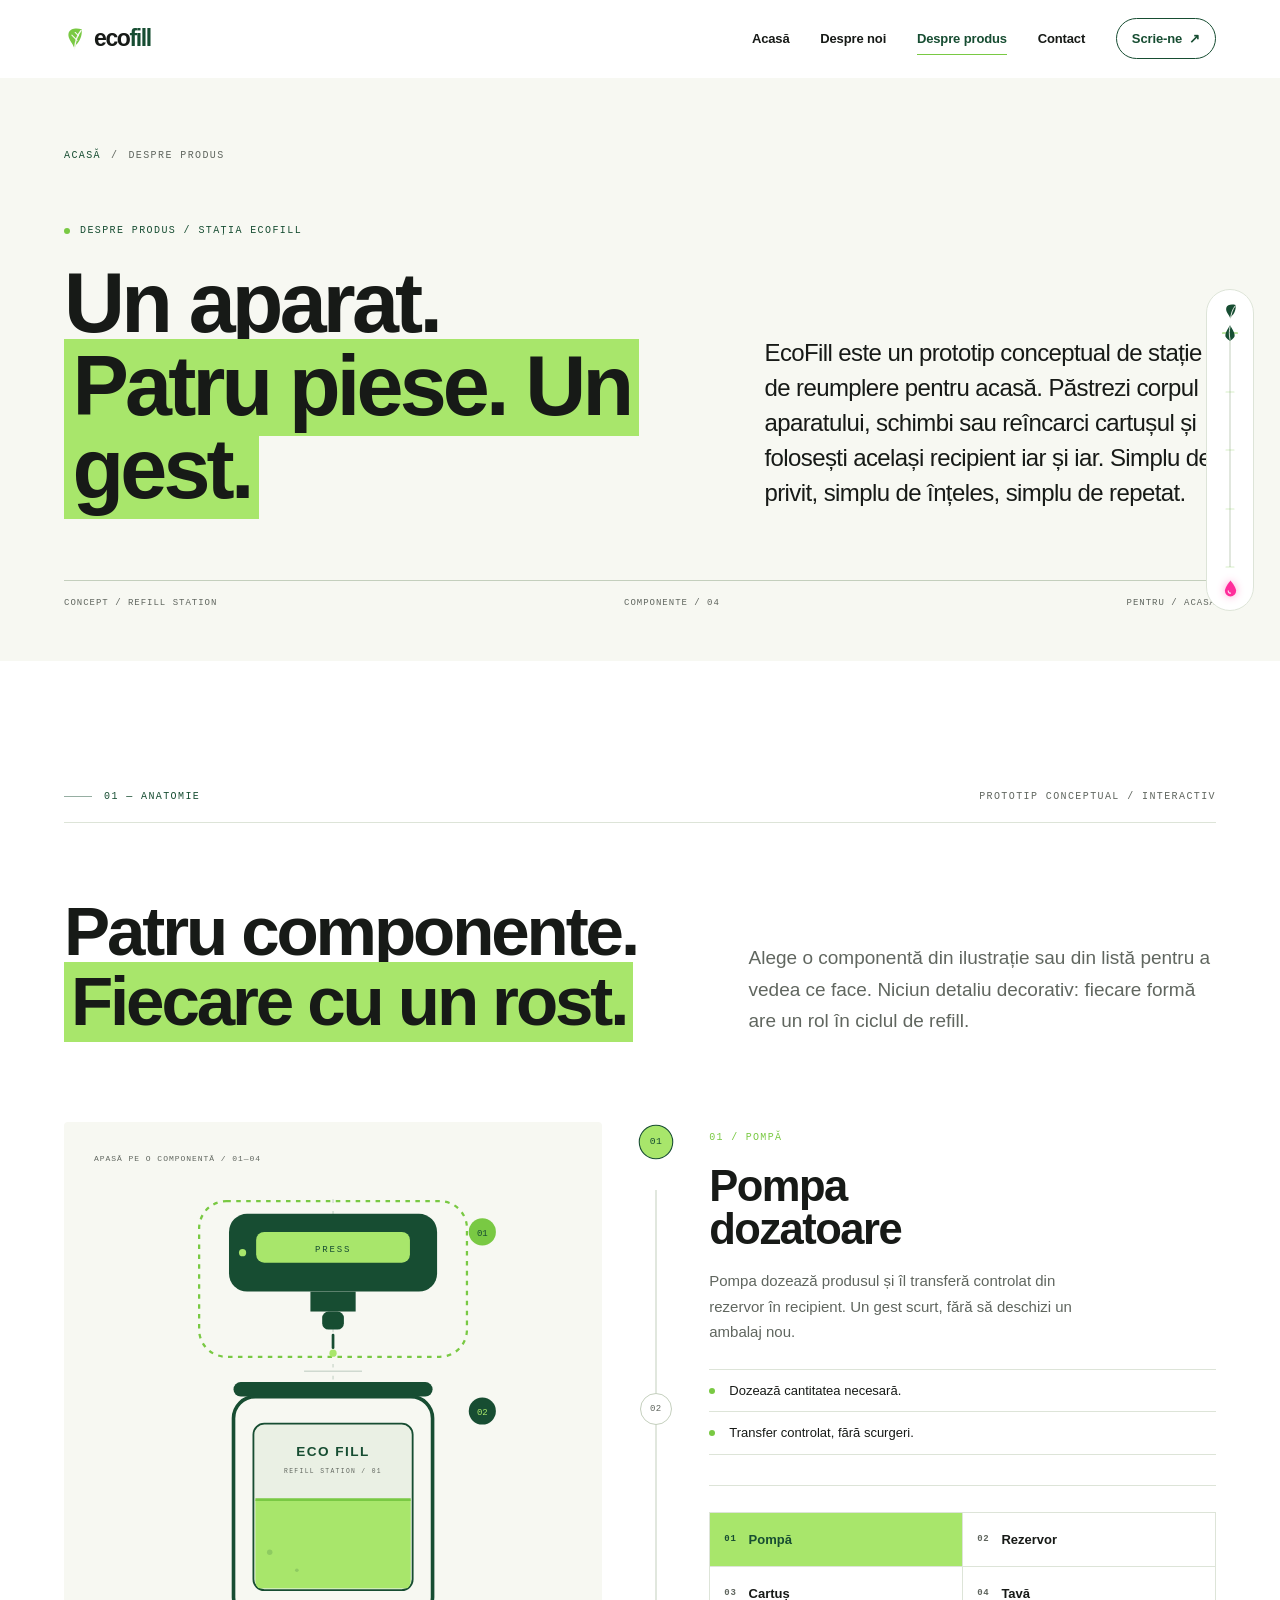
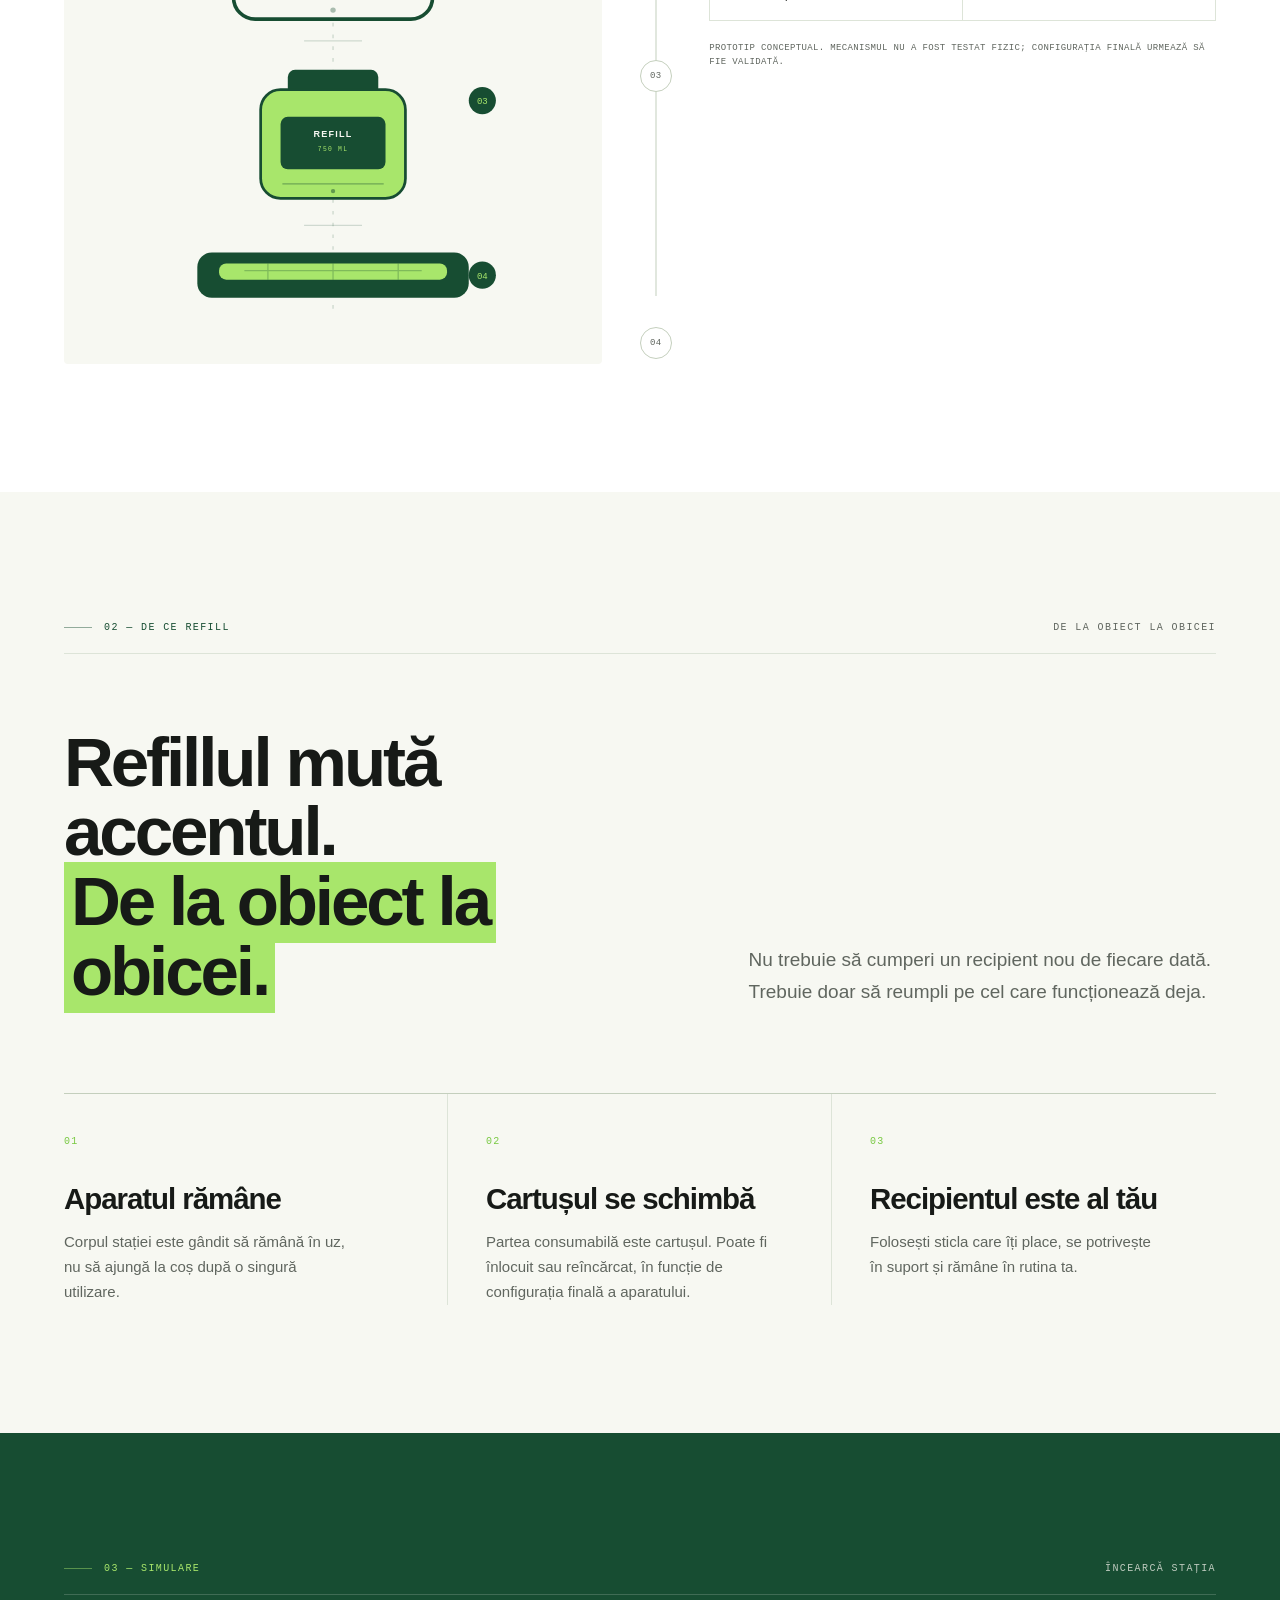
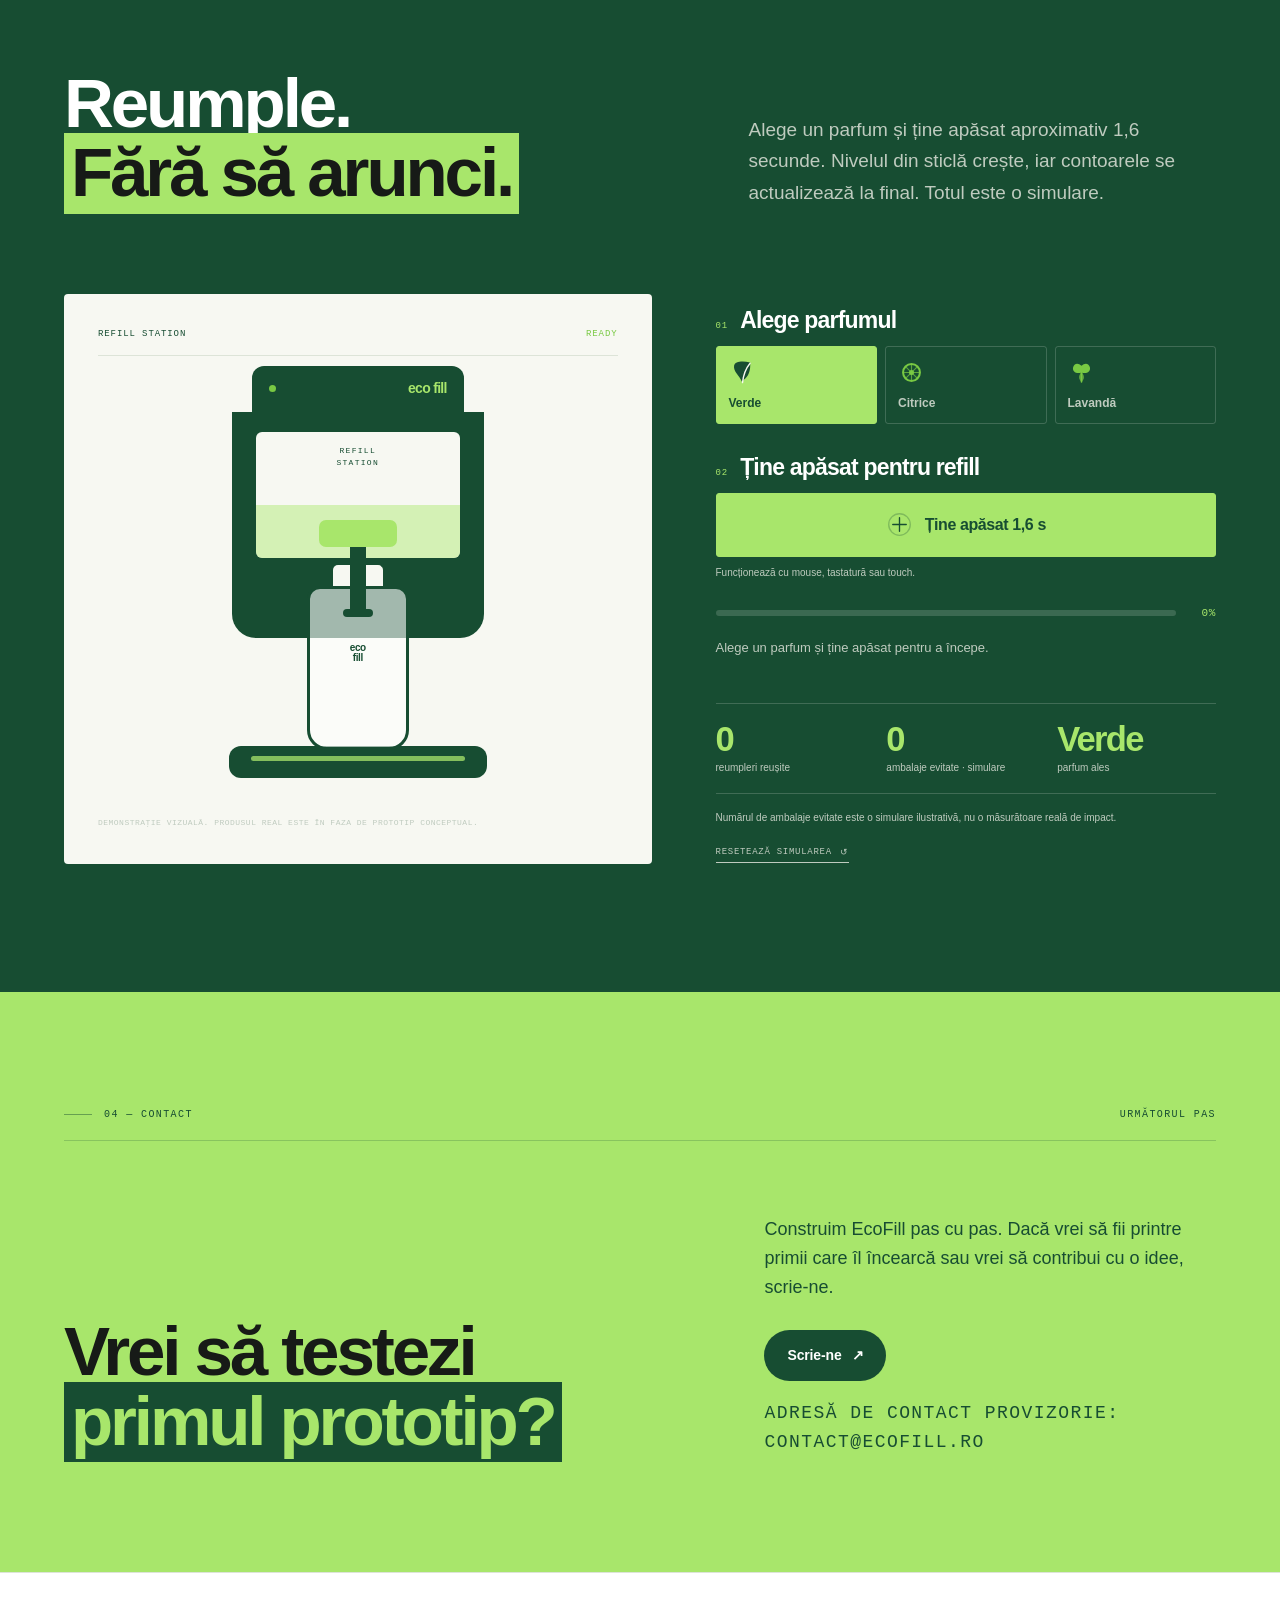
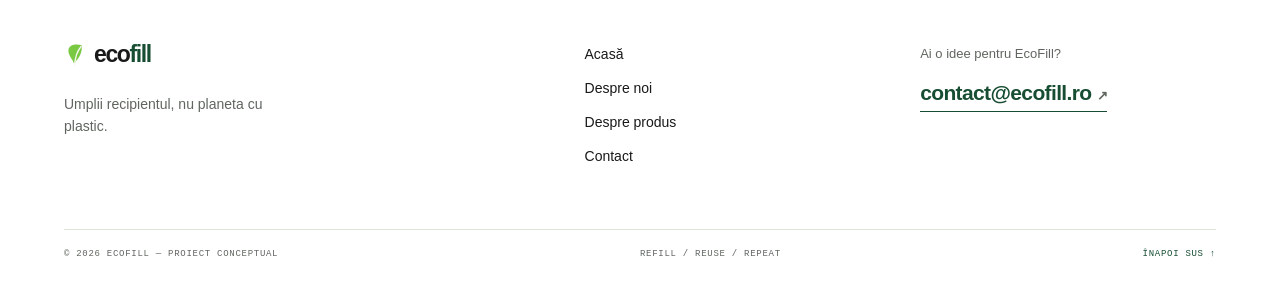
<file: product.html>
<!doctype html>
<html lang="ro">
<head>
  <meta charset="utf-8">
  <meta name="viewport" content="width=device-width, initial-scale=1">
  <meta name="theme-color" content="#FFFFFF">
  <meta name="description" content="Despre produsul EcoFill — stația de reumplere în patru componente interactive și un joc prin care poți simula o reumplere.">
  <title>Despre produs — EcoFill</title>
  <link rel="icon" type="image/svg+xml" href="favicon.svg">
  <link rel="preconnect" href="https://fonts.googleapis.com">
  <link rel="preconnect" href="https://fonts.gstatic.com" crossorigin>
  <link rel="stylesheet" href="styles.css">
  <script>document.documentElement.classList.add("js");</script>
  <script src="app.js" defer></script>
</head>
<body id="top" class="page-inner">
  <a class="skip-link" href="#main">Sari la conținut</a>
  <div class="progress" aria-hidden="true"><span id="progress-bar"></span></div>

  <header class="site-header" id="site-header">
    <div class="container header-inner">
      <a class="brand" href="index.html" aria-label="EcoFill — pagina principală">
        <svg class="brand-leaf" viewBox="0 0 32 36" aria-hidden="true">
          <path d="M16 33C13 23 5 18 7 9C9 2 18 1 27 3C28 13 24 22 18 27Z" fill="currentColor"/>
          <path d="M16 33C17 23 20 12 26 5" fill="none" stroke="#F7F8F2" stroke-width="2" stroke-linecap="round"/>
          <path d="M20 20L12 12M22 13L17 8" stroke="#F7F8F2" stroke-width="1.6" stroke-linecap="round"/>
        </svg>
        <span class="brand-word"><span>eco</span><span>fill</span></span>
      </a>

      <button class="menu-toggle" id="menu-toggle" type="button" aria-expanded="false" aria-controls="main-nav" aria-label="Deschide meniul">
        <span></span><span></span>
      </button>

      <nav class="main-nav" id="main-nav" aria-label="Navigare principală">
        <a href="index.html">Acasă</a>
        <a href="about.html">Despre noi</a>
        <a href="product.html" aria-current="page">Despre produs</a>
        <a href="index.html#contact">Contact</a>
        <a class="nav-cta" href="mailto:salut@ecofill.ro?subject=Salut%20EcoFill">Scrie-ne <span aria-hidden="true">↗</span></a>
      </nav>
    </div>
  </header>

  <main id="main">
    <section class="sub-hero" aria-labelledby="product-title">
      <div class="container">
        <nav class="breadcrumb" aria-label="Firimituri de navigare">
          <a href="index.html">Acasă</a><span aria-hidden="true">/</span><span>Despre produs</span>
        </nav>

        <div class="sub-hero-grid" data-reveal>
          <div>
            <p class="eyebrow"><span class="eyebrow-dot" aria-hidden="true"></span> DESPRE PRODUS / STAȚIA ECOFILL</p>
            <h1 id="product-title">Un aparat.<br><span class="mark">Patru piese. Un gest.</span></h1>
          </div>
          <p class="sub-hero-lead">EcoFill este un prototip conceptual de stație de reumplere pentru acasă. Păstrezi corpul aparatului, schimbi sau reîncarci cartușul și folosești același recipient iar și iar. Simplu de privit, simplu de înțeles, simplu de repetat.</p>
        </div>

        <div class="sub-hero-meta" data-reveal>
          <span>CONCEPT / REFILL STATION</span>
          <span>COMPONENTE / 04</span>
          <span>PENTRU / ACASĂ</span>
        </div>
      </div>
    </section>

    <section class="section anatomy" id="anatomie">
      <div class="container">
        <div class="section-head" data-reveal>
          <span class="section-index">01 — ANATOMIE</span>
          <span class="section-note">PROTOTIP CONCEPTUAL / INTERACTIV</span>
        </div>

        <div class="split-heading" data-reveal>
          <h2>Patru componente.<br><span class="mark">Fiecare cu un rost.</span></h2>
          <p>Alege o componentă din ilustrație sau din listă pentru a vedea ce face. Niciun detaliu decorativ: fiecare formă are un rol în ciclul de refill.</p>
        </div>

        <div class="anatomy-layout" id="anatomy-layout" data-active="pump" data-reveal>
          <div class="anatomy-stage">
            <span class="stage-hint">APASĂ PE O COMPONENTĂ / 01—04</span>
            <svg class="machine-svg" viewBox="0 0 460 840" role="img" aria-labelledby="machine-title machine-desc">
              <title id="machine-title">Aparatul EcoFill desfăcut în patru componente</title>
              <desc id="machine-desc">Pompa dozatoare, rezervorul, cartușul de refill și tava de picurare, separate pentru a arăta cum funcționează sistemul.</desc>
              <defs>
                <clipPath id="tank-window-clip"><rect x="144" y="276" width="172" height="184" rx="10"/></clipPath>
              </defs>

              <g class="explode-guides" aria-hidden="true">
                <line x1="230" y1="28" x2="230" y2="814" stroke="#174D32" stroke-opacity=".18" stroke-width="1.5" stroke-dasharray="4 9"/>
                <line x1="198" y1="218" x2="262" y2="218" stroke="#174D32" stroke-opacity=".18" stroke-width="1.5"/>
                <line x1="198" y1="516" x2="262" y2="516" stroke="#174D32" stroke-opacity=".18" stroke-width="1.5"/>
                <line x1="198" y1="720" x2="262" y2="720" stroke="#174D32" stroke-opacity=".18" stroke-width="1.5"/>
              </g>

              <g class="sp sp-pump" data-part="pump" tabindex="0" role="button" aria-pressed="true" aria-label="Pompa dozatoare" aria-controls="part-readout">
                <rect class="part-halo" x="82" y="30" width="296" height="172" rx="30"/>
                <rect x="115" y="44" width="230" height="86" rx="20" fill="#174D32"/>
                <rect x="145" y="64" width="170" height="34" rx="9" fill="#A8E66B"/>
                <circle cx="130" cy="87" r="4" fill="#A8E66B"/>
                <text x="230" y="86" text-anchor="middle" fill="#174D32" font-family="DM Mono, monospace" font-size="10" letter-spacing="2">PRESS</text>
                <rect x="205" y="130" width="50" height="22" fill="#174D32"/>
                <rect x="218" y="152" width="24" height="20" rx="7" fill="#174D32"/>
                <path d="M230 178v14" stroke="#174D32" stroke-width="3" stroke-linecap="round"/>
                <circle cx="230" cy="198" r="4" fill="#A8E66B"/>
                <g class="part-no" aria-hidden="true"><circle cx="395" cy="64" r="15" fill="#174D32"/><text x="395" y="68" text-anchor="middle" fill="#A8E66B" font-family="DM Mono, monospace" font-size="10">01</text></g>
              </g>

              <g class="sp sp-tank" data-part="tank" tabindex="0" role="button" aria-pressed="false" aria-label="Rezervorul aparatului" aria-controls="part-readout">
                <rect class="part-halo" x="84" y="222" width="292" height="288" rx="32"/>
                <rect x="120" y="230" width="220" height="16" rx="8" fill="#174D32"/>
                <rect x="120" y="246" width="220" height="246" rx="24" fill="#F7F8F2" stroke="#174D32" stroke-width="4"/>
                <rect x="142" y="276" width="176" height="184" rx="12" fill="#EAF0E4" stroke="#174D32" stroke-width="2"/>
                <g clip-path="url(#tank-window-clip)">
                  <rect x="144" y="360" width="172" height="98" fill="#A8E66B"/>
                  <path d="M144 360h172" stroke="#79C943" stroke-width="3"/>
                  <circle cx="160" cy="418" r="3" fill="#174D32" opacity=".18"/>
                  <circle cx="190" cy="438" r="2" fill="#174D32" opacity=".18"/>
                </g>
                <text x="230" y="312" text-anchor="middle" fill="#174D32" font-family="Manrope, sans-serif" font-size="15" font-weight="800" letter-spacing="1.6">ECO FILL</text>
                <text x="230" y="330" text-anchor="middle" fill="#60665F" font-family="DM Mono, monospace" font-size="7" letter-spacing="1.5">REFILL STATION / 01</text>
                <circle cx="230" cy="482" r="3" fill="#174D32" opacity=".35"/>
                <g class="part-no" aria-hidden="true"><circle cx="395" cy="262" r="15" fill="#174D32"/><text x="395" y="266" text-anchor="middle" fill="#A8E66B" font-family="DM Mono, monospace" font-size="10">02</text></g>
              </g>

              <g class="sp sp-cartridge" data-part="cartridge" tabindex="0" role="button" aria-pressed="false" aria-label="Cartușul de refill" aria-controls="part-readout">
                <rect class="part-halo" x="86" y="524" width="292" height="190" rx="32"/>
                <rect x="180" y="548" width="100" height="28" rx="8" fill="#174D32"/>
                <rect x="150" y="570" width="160" height="120" rx="22" fill="#A8E66B" stroke="#174D32" stroke-width="3"/>
                <rect x="172" y="600" width="116" height="58" rx="8" fill="#174D32"/>
                <text x="230" y="622" text-anchor="middle" fill="#F7F8F2" font-family="Manrope, sans-serif" font-size="10" font-weight="800" letter-spacing="1.4">REFILL</text>
                <text x="230" y="638" text-anchor="middle" fill="#A8E66B" font-family="DM Mono, monospace" font-size="7" letter-spacing="1.4">750 ML</text>
                <path d="M174 674h112" stroke="#174D32" stroke-width="1.5" opacity=".4"/>
                <circle cx="230" cy="682" r="2.4" fill="#174D32" opacity=".5"/>
                <g class="part-no" aria-hidden="true"><circle cx="395" cy="582" r="15" fill="#174D32"/><text x="395" y="586" text-anchor="middle" fill="#A8E66B" font-family="DM Mono, monospace" font-size="10">03</text></g>
              </g>

              <g class="sp sp-tray" data-part="tray" tabindex="0" role="button" aria-pressed="false" aria-label="Tava de picurare" aria-controls="part-readout">
                <rect class="part-halo" x="62" y="736" width="336" height="76" rx="26"/>
                <rect x="80" y="750" width="300" height="50" rx="16" fill="#174D32"/>
                <rect x="104" y="762" width="252" height="18" rx="8" fill="#A8E66B"/>
                <path d="M132 770h196M158 762v18M230 762v18M302 762v18" stroke="#174D32" stroke-width="1.4" opacity=".28"/>
                <g class="part-no" aria-hidden="true"><circle cx="395" cy="775" r="15" fill="#174D32"/><text x="395" y="779" text-anchor="middle" fill="#A8E66B" font-family="DM Mono, monospace" font-size="10">04</text></g>
              </g>
            </svg>
          </div>

          <div class="anatomy-link" aria-hidden="true">
            <span class="link-line"></span>
            <span class="link-dot" data-part="pump"><b>01</b></span>
            <span class="link-dot" data-part="tank"><b>02</b></span>
            <span class="link-dot" data-part="cartridge"><b>03</b></span>
            <span class="link-dot" data-part="tray"><b>04</b></span>
          </div>

          <div class="anatomy-panel">
            <div class="part-readout" id="part-readout" aria-live="polite">
              <span class="part-kicker" id="part-kicker">01 / POMPĂ</span>
              <h3 id="part-title">Pompa dozatoare</h3>
              <p id="part-desc">Pompa dozează produsul și îl transferă controlat din rezervor în recipient. Un gest scurt, fără să deschizi un ambalaj nou.</p>
              <ul class="part-facts" id="part-facts">
                <li>Dozează cantitatea necesară.</li>
                <li>Transfer controlat, fără scurgeri.</li>
              </ul>
            </div>

            <div class="part-tabs" role="group" aria-label="Alege o componentă">
              <button class="part-tab is-active" type="button" data-part="pump" aria-pressed="true"><span>01</span>Pompă</button>
              <button class="part-tab" type="button" data-part="tank" aria-pressed="false"><span>02</span>Rezervor</button>
              <button class="part-tab" type="button" data-part="cartridge" aria-pressed="false"><span>03</span>Cartuș</button>
              <button class="part-tab" type="button" data-part="tray" aria-pressed="false"><span>04</span>Tavă</button>
            </div>

            <p class="anatomy-note">Prototip conceptual. Mecanismul nu a fost testat fizic; configurația finală urmează să fie validată.</p>
          </div>
        </div>
      </div>
    </section>

    <section class="section section--warm refill-why" id="de-ce-refill">
      <div class="container">
        <div class="section-head" data-reveal>
          <span class="section-index">02 — DE CE REFILL</span>
          <span class="section-note">DE LA OBIECT LA OBICEI</span>
        </div>

        <div class="split-heading" data-reveal>
          <h2>Refillul mută accentul.<br><span class="mark">De la obiect la obicei.</span></h2>
          <p>Nu trebuie să cumperi un recipient nou de fiecare dată. Trebuie doar să reumpli pe cel care funcționează deja.</p>
        </div>

        <div class="why-grid" data-reveal>
          <article class="why-item">
            <span class="why-num">01</span>
            <h3>Aparatul rămâne</h3>
            <p>Corpul stației este gândit să rămână în uz, nu să ajungă la coș după o singură utilizare.</p>
          </article>
          <article class="why-item">
            <span class="why-num">02</span>
            <h3>Cartușul se schimbă</h3>
            <p>Partea consumabilă este cartușul. Poate fi înlocuit sau reîncărcat, în funcție de configurația finală a aparatului.</p>
          </article>
          <article class="why-item">
            <span class="why-num">03</span>
            <h3>Recipientul este al tău</h3>
            <p>Folosești sticla care îți place, se potrivește în suport și rămâne în rutina ta.</p>
          </article>
        </div>
      </div>
    </section>

    <section class="section section--dark game-section" id="joaca">
      <div class="container">
        <div class="section-head section-head--dark" data-reveal>
          <span class="section-index">03 — SIMULARE</span>
          <span class="section-note">ÎNCEARCĂ STAȚIA</span>
        </div>

        <div class="split-heading split-heading--dark" data-reveal>
          <h2>Reumple.<br><span class="mark">Fără să arunci.</span></h2>
          <p>Alege un parfum și ține apăsat aproximativ 1,6 secunde. Nivelul din sticlă crește, iar contoarele se actualizează la final. Totul este o simulare.</p>
        </div>

        <div class="game-layout" data-reveal>
          <div class="game-stage" id="game-stage">
            <div class="game-display">
              <div class="game-statusbar">
                <span>REFILL STATION</span>
                <span id="gm-screen">READY</span>
              </div>

              <div class="game-machine">
                <div class="gm-head">
                  <span class="gm-led" aria-hidden="true"></span>
                  <span class="gm-brand">eco fill</span>
                </div>

                <div class="gm-pump" aria-hidden="true">
                  <span class="gm-press"></span>
                  <span class="gm-nozzle"></span>
                  <span class="gm-stream"></span>
                </div>

                <div class="gm-body" aria-hidden="true">
                  <div class="gm-window">
                    <span class="gm-window-fill"></span>
                    <span class="gm-window-label">REFILL<br>STATION</span>
                  </div>
                </div>

                <div class="gm-bottle" id="gm-bottle" aria-hidden="true">
                  <span class="gb-cap"></span>
                  <span class="gb-body">
                    <span class="gb-liquid" id="gb-liquid"></span>
                    <span class="gb-label">eco<br>fill</span>
                  </span>
                </div>

                <div class="gm-tray" aria-hidden="true"><span></span></div>
                <span class="game-drop" aria-hidden="true"></span>
              </div>
            </div>
            <p class="stage-note">Demonstrație vizuală. Produsul real este în faza de prototip conceptual.</p>
          </div>

          <div class="game-panel">
            <div class="panel-step">
              <span>01</span>
              <h3>Alege parfumul</h3>
            </div>
            <div class="scent-picker" role="group" aria-label="Alege parfumul">
              <button class="scent is-active" type="button" data-scent="Verde" aria-pressed="true">
                <svg viewBox="0 0 32 32" aria-hidden="true"><path d="M16 28C12 19 5 15 6 8C7 3 15 2 25 4C26 13 23 21 17 25Z" fill="currentColor"/><path d="M16 28C17 19 20 11 25 5" fill="none" stroke="#F7F8F2" stroke-width="1.6" stroke-linecap="round"/></svg>
                Verde
              </button>
              <button class="scent" type="button" data-scent="Citrice" aria-pressed="false">
                <svg viewBox="0 0 32 32" aria-hidden="true"><circle cx="16" cy="16" r="10" fill="none" stroke="currentColor" stroke-width="2.4"/><path d="M16 6v20M6 16h20M9 9l14 14M23 9L9 23" stroke="currentColor" stroke-width="1.4" opacity=".7"/><circle cx="16" cy="16" r="3" fill="currentColor"/></svg>
                Citrice
              </button>
              <button class="scent" type="button" data-scent="Lavandă" aria-pressed="false">
                <svg viewBox="0 0 32 32" aria-hidden="true"><path d="M16 27V12" stroke="currentColor" stroke-width="2" stroke-linecap="round"/><path d="M16 8C12 4 7 5 6 10C5 15 10 18 16 16C22 18 27 15 26 10C25 5 20 4 16 8Z" fill="currentColor"/><path d="M16 16C12 19 12 24 16 27C20 24 20 19 16 16Z" fill="currentColor" opacity=".65"/></svg>
                Lavandă
              </button>
            </div>

            <div class="panel-step panel-step--second">
              <span>02</span>
              <h3>Ține apăsat pentru refill</h3>
            </div>
            <button class="game-fill" id="game-fill" type="button" aria-describedby="fill-help">
              <span class="game-fill-icon" aria-hidden="true">
                <svg viewBox="0 0 40 40"><circle cx="20" cy="20" r="16" fill="none" stroke="currentColor" stroke-width="2" opacity=".28"/><path d="M20 10v20M10 20h20" stroke="currentColor" stroke-width="2" stroke-linecap="round"/></svg>
              </span>
              <span class="game-fill-label">Ține apăsat 1,6 s</span>
            </button>
            <p class="fill-help" id="fill-help">Funcționează cu mouse, tastatură sau touch.</p>

            <div class="fill-meter-wrap">
              <div class="fill-meter" role="progressbar" aria-label="Nivelul din recipient" aria-valuemin="0" aria-valuemax="100" aria-valuenow="0" id="fill-progress"><span id="fill-bar"></span></div>
              <span class="fill-value" id="fill-value">0%</span>
            </div>

            <p class="game-status" id="game-status" role="status" aria-live="polite">Alege un parfum și ține apăsat pentru a începe.</p>

            <div class="game-stats">
              <div><strong id="refill-count">0</strong><span>reumpleri reușite</span></div>
              <div><strong id="avoided-count">0</strong><span>ambalaje evitate · simulare</span></div>
              <div><strong id="scent-name">Verde</strong><span>parfum ales</span></div>
            </div>

            <p class="game-disclaimer">Numărul de ambalaje evitate este o simulare ilustrativă, nu o măsurătoare reală de impact.</p>

            <button class="game-reset" id="game-reset" type="button">Resetează simularea <span aria-hidden="true">↺</span></button>
          </div>
        </div>
      </div>
    </section>

    <section class="closing closing--product" id="contact">
      <div class="container">
        <div class="section-head" data-reveal>
          <span class="section-index">04 — CONTACT</span>
          <span class="section-note">URMĂTORUL PAS</span>
        </div>
        <div class="closing-grid" data-reveal>
          <h2>Vrei să testezi<br><span class="mark">primul prototip?</span></h2>
          <div class="closing-copy">
            <p>Construim EcoFill pas cu pas. Dacă vrei să fii printre primii care îl încearcă sau vrei să contribui cu o idee, scrie-ne.</p>
            <!-- TODO: contact@ecofill.ro este o adresă provizorie. Confirmă adresa finală înainte de lansare. -->
            <a class="button button--dark" href="mailto:contact@ecofill.ro?subject=Test%20prototip%20EcoFill">Scrie-ne <span aria-hidden="true">↗</span></a>
            <p class="contact-note">Adresă de contact provizorie: <span>contact@ecofill.ro</span></p>
          </div>
        </div>
      </div>
    </section>
  </main>

  <footer class="site-footer">
    <div class="container">
      <div class="footer-top">
        <div class="footer-brand">
          <a class="brand" href="index.html" aria-label="EcoFill — pagina principală">
            <svg class="brand-leaf" viewBox="0 0 32 36" aria-hidden="true">
              <path d="M16 33C13 23 5 18 7 9C9 2 18 1 27 3C28 13 24 22 18 27Z" fill="currentColor"/>
              <path d="M16 33C17 23 20 12 26 5" fill="none" stroke="#F7F8F2" stroke-width="2" stroke-linecap="round"/>
            </svg>
            <span class="brand-word"><span>eco</span><span>fill</span></span>
          </a>
          <p>Umplii recipientul, nu planeta cu plastic.</p>
        </div>

        <nav class="footer-nav" aria-label="Navigare în subsol">
          <a href="index.html">Acasă</a>
          <a href="about.html">Despre noi</a>
          <a href="product.html">Despre produs</a>
          <a href="index.html#contact">Contact</a>
        </nav>

        <div class="footer-contact">
          <span>Ai o idee pentru EcoFill?</span>
          <a href="mailto:contact@ecofill.ro?subject=Salut%20EcoFill">contact@ecofill.ro <span aria-hidden="true">↗</span></a>
        </div>
      </div>

      <div class="footer-bottom">
        <span>© <span id="year"></span> EcoFill — proiect conceptual</span>
        <span>Refill / Reuse / Repeat</span>
        <a href="#top">Înapoi sus ↑</a>
      </div>
    </div>
  </footer>

  <aside class="scroll-rail" id="scroll-rail" aria-hidden="true">
    <span class="rail-cap rail-cap--leaf">
      <svg viewBox="0 0 32 36" aria-hidden="true">
        <path d="M16 33C13 23 5 18 7 9C9 2 18 1 27 3C28 13 24 22 18 27Z" fill="#174D32"/>
        <path d="M16 33C17 23 20 12 26 5" fill="none" stroke="#F7F8F2" stroke-width="2" stroke-linecap="round"/>
      </svg>
    </span>
    <div class="rail-track">
      <span class="rail-line"></span>
      <span class="rail-fill" id="rail-fill"></span>
      <span class="rail-node" data-node="0"></span>
      <span class="rail-node" data-node="1"></span>
      <span class="rail-node" data-node="2"></span>
      <span class="rail-node" data-node="3"></span>
      <span class="rail-node" data-node="4"></span>
      <span class="rail-thumb" id="rail-thumb">
        <svg viewBox="0 0 24 26" aria-hidden="true">
          <path id="rail-thumb-shape" d="M12 1.5C9.5 6 5.5 11 5 16C4.6 19.5 7.5 22 12 24.5C16.5 22 19.4 19.5 19 16C18.5 11 14.5 6 12 1.5Z" fill="#174D32"/>
          <path id="rail-thumb-vein" d="M12 3.4C10.8 9.6 10.4 15 12 22.6" fill="none" stroke="#F7F8F2" stroke-width="1.3" stroke-linecap="round"/>
          <path id="rail-thumb-spark" d="M8.6 18.4A3.7 3.7 0 0 0 12.3 22.1" fill="none" stroke="#FFD6EE" stroke-width="1.6" stroke-linecap="round" opacity="0"/>
        </svg>
      </span>
    </div>
    <span class="rail-cap rail-cap--drop">
      <svg viewBox="0 0 24 28" aria-hidden="true">
        <path d="M12 2C12 2 21 13 21 18.5A9 9 0 0 1 3 18.5C3 13 12 2 12 2Z" fill="#FF2D9B"/>
        <path d="M8.4 18.6a3.6 3.6 0 0 0 3.6 3.6" fill="none" stroke="#FFD6EE" stroke-width="1.8" stroke-linecap="round"/>
      </svg>
    </span>
  </aside>
</body>
</html>
</file>
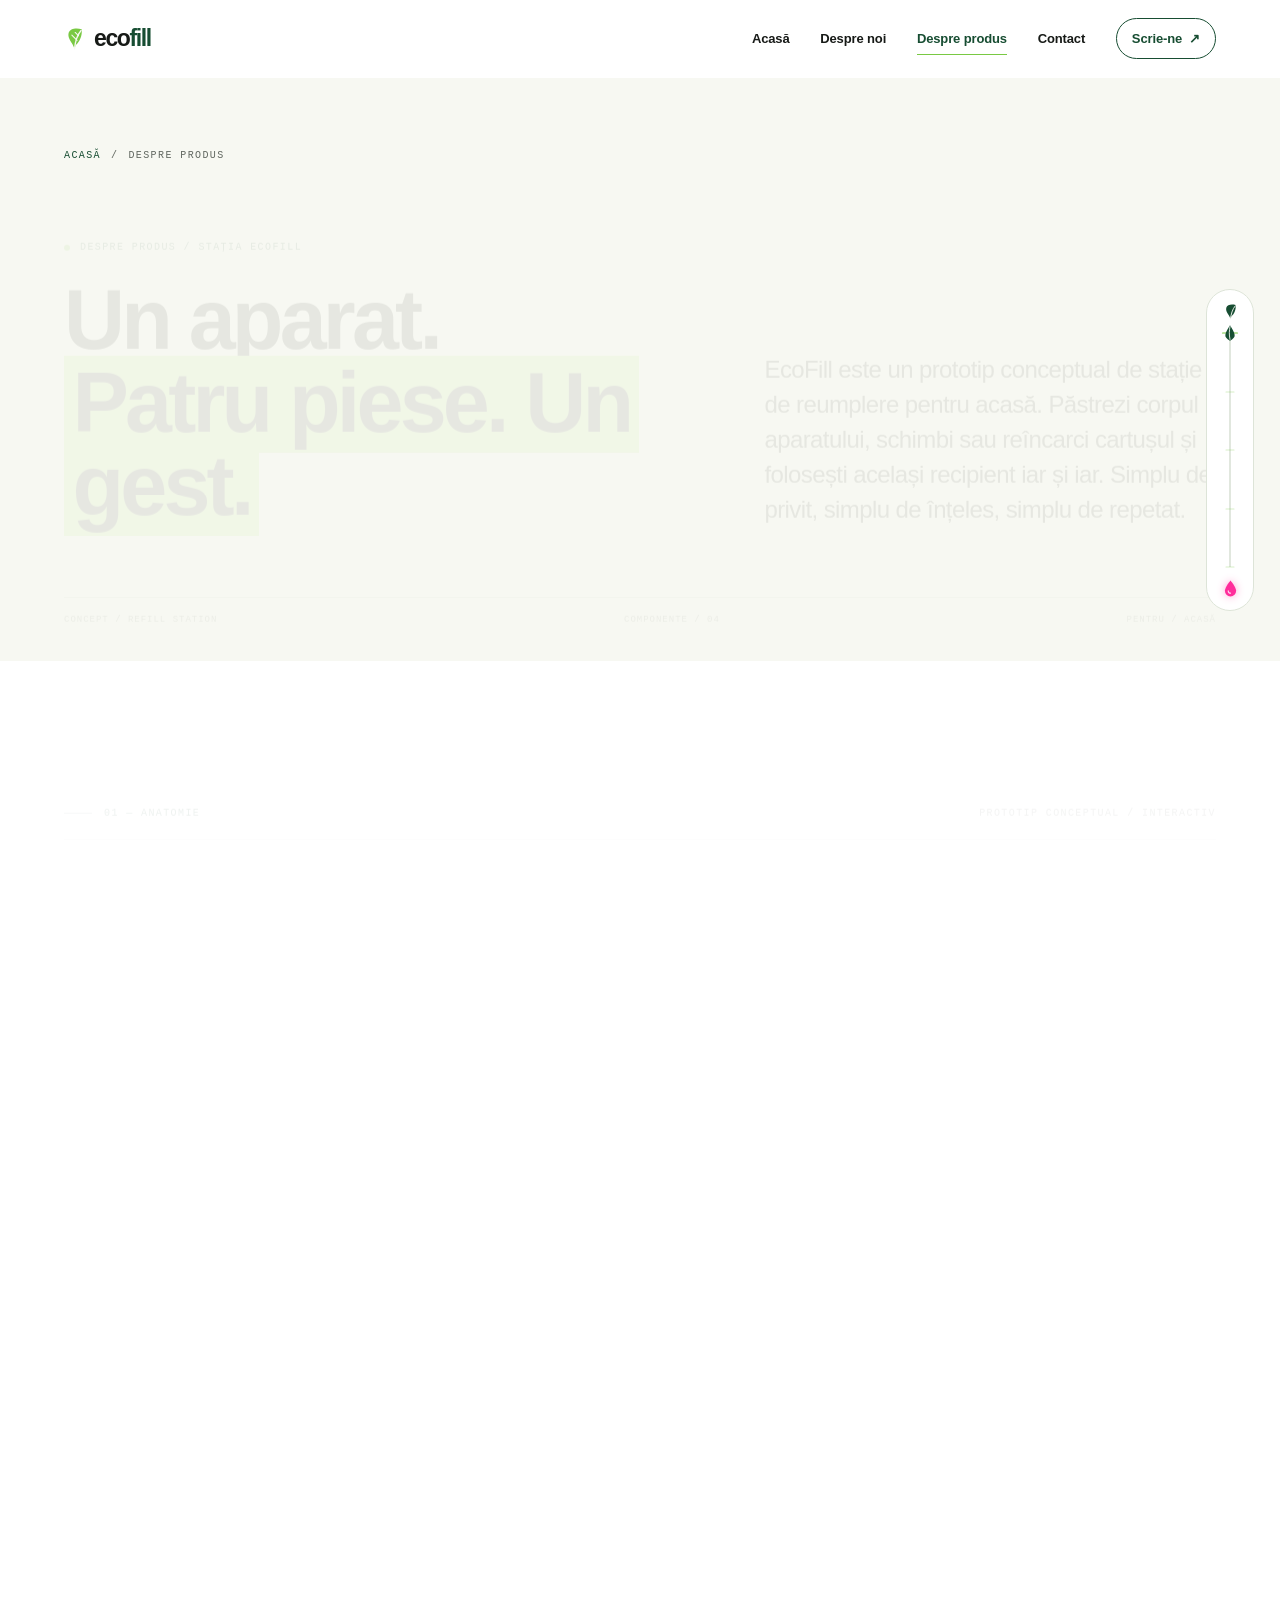
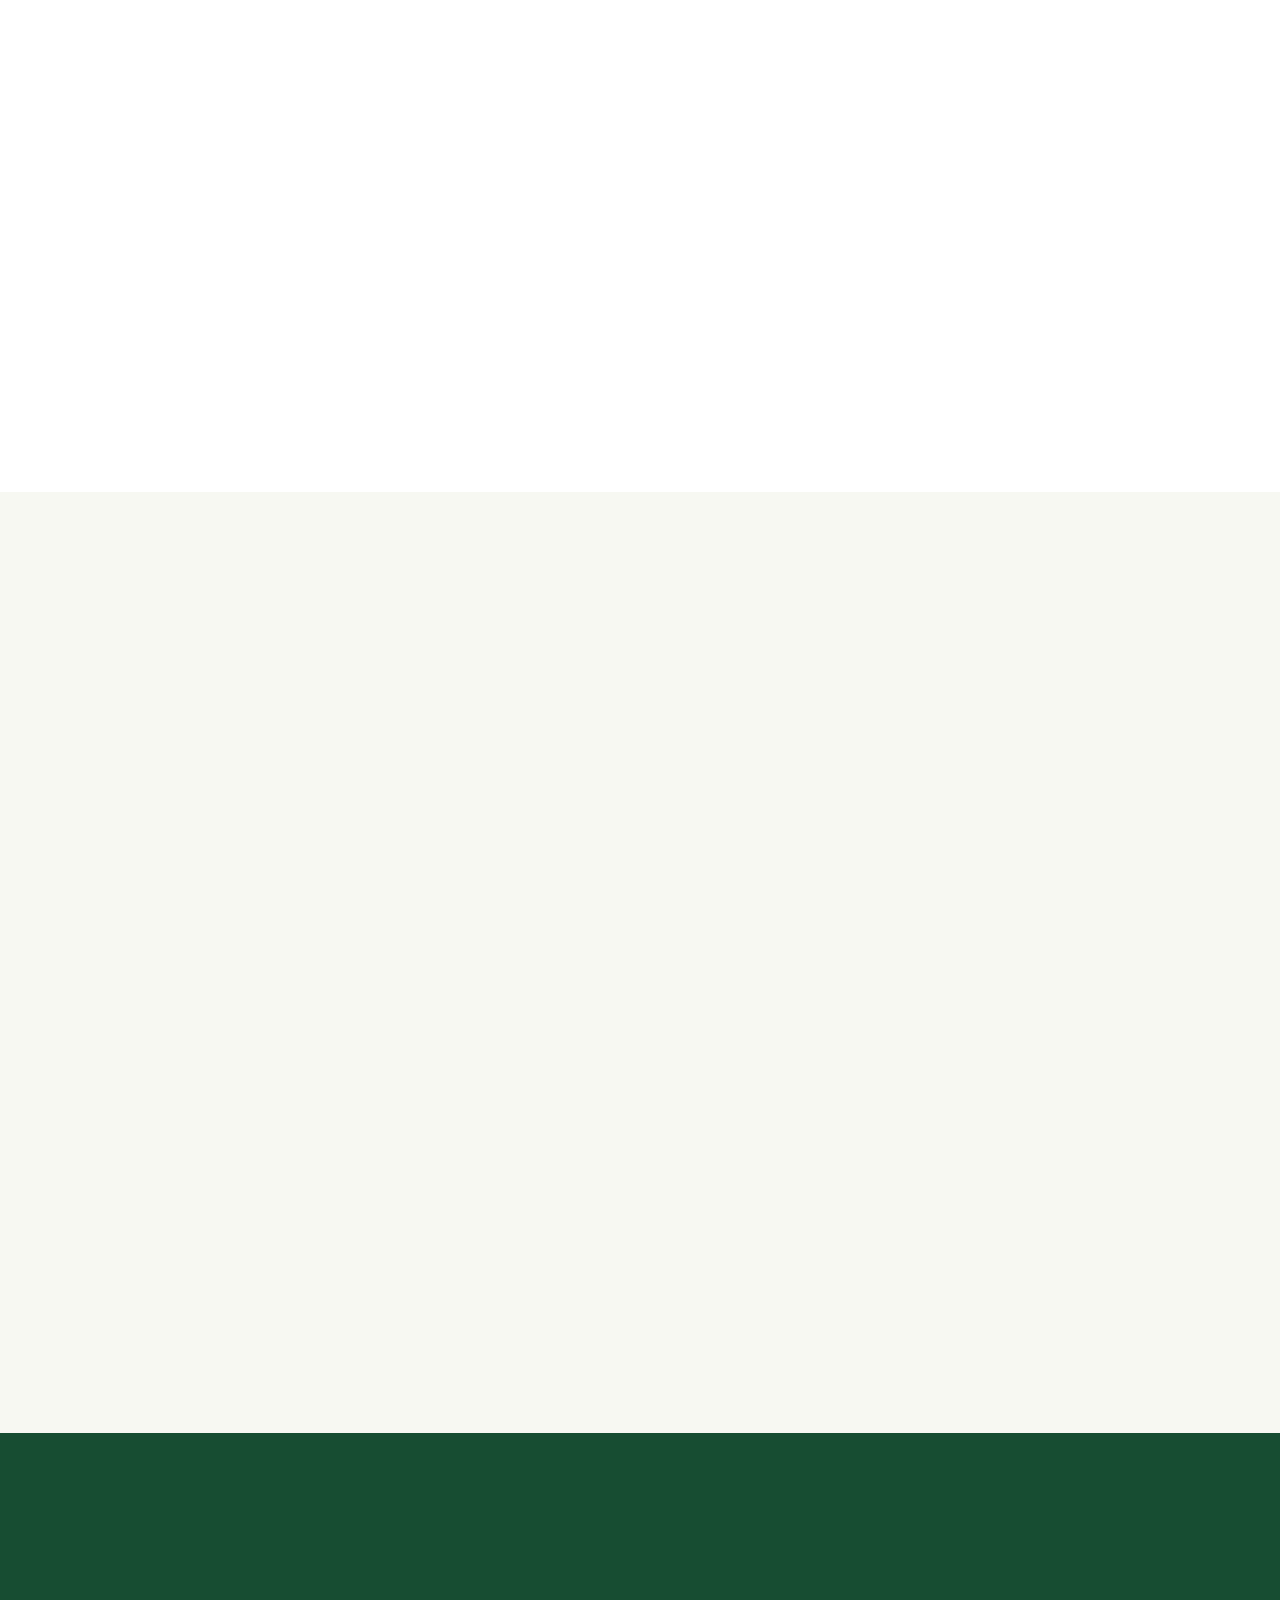
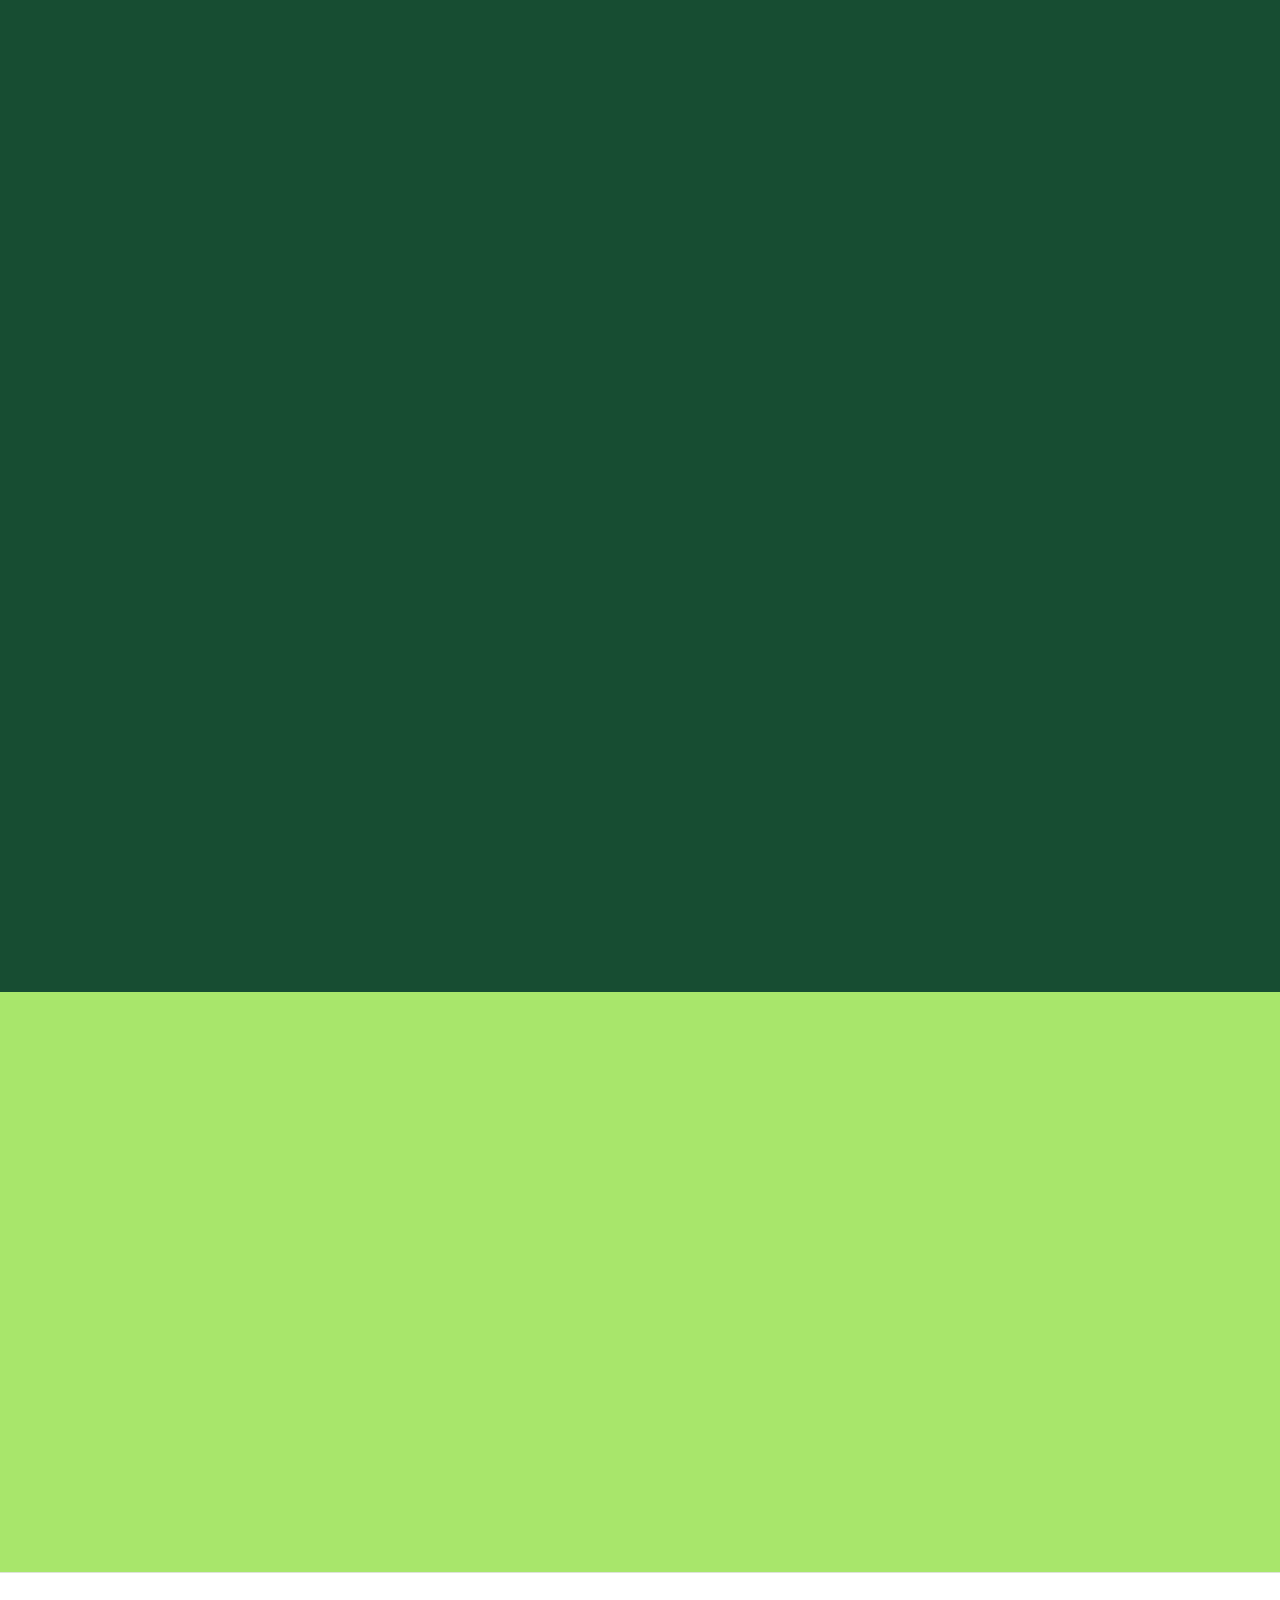
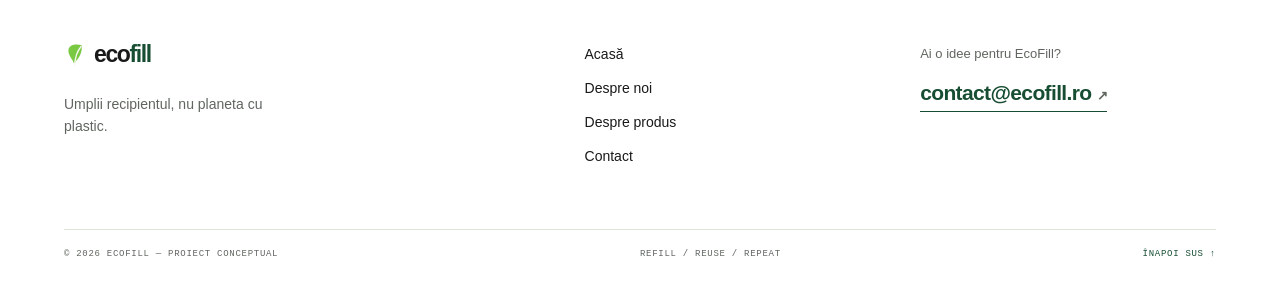
<file: project.html>
<!doctype html>
<html lang="ro">
<head>
  <meta charset="utf-8">
  <meta name="viewport" content="width=device-width, initial-scale=1">
  <title>Despre produs — EcoFill</title>
  <link rel="canonical" href="product.html">
  <meta http-equiv="refresh" content="0; url=product.html">
  <meta name="robots" content="noindex">
  <style>
    body{margin:0;display:grid;place-items:center;min-height:100svh;padding:24px;background:#FFFFFF;color:#171A17;font-family:system-ui,sans-serif;text-align:center}
    p{max-width:42ch;line-height:1.6}
    a{color:#174D32;font-weight:700}
  </style>
</head>
<body>
  <p>Pagina s-a mutat. <a href="product.html">Continuă către Despre produs →</a></p>
</body>
</html>
</file>
<file: styles.css>
/* ==========================================================================
   EcoFill — visual system 2026
   01 · tokens
   02 · base
   03 · typography & shared elements
   04 · header & navigation
   05 · scroll rail
   06 · buttons
   07 · opening
   08 · home sections
   09 · business model
   10 · closing & footer
   11 · subpages
   12 · about page
   13 · product anatomy
   14 · refill game
   15 · reveal & motion
   16 · responsive
   ========================================================================== */

/* 01 · tokens ============================================================ */
:root {
  --white: #FFFFFF;
  --warm: #F7F8F2;
  --lime: #A8E66B;
  --green: #79C943;
  --forest: #174D32;
  --ink: #171A17;
  --muted: #60665F;

  --line: #DDE4D8;
  --line-strong: #C4CFBD;
  --line-dark: rgba(247, 248, 242, 0.18);
  --muted-dark: #BFCBBF;

  --font-sans: "Manrope", "Helvetica Neue", Arial, sans-serif;
  --font-mono: "DM Mono", "Courier New", monospace;

  --gutter: clamp(20px, 5vw, 86px);
  --max: 1320px;
  --header-h: 78px;

  --ease: cubic-bezier(0.22, 0.61, 0.36, 1);
  --scroll: 0;
}

/* 02 · base ============================================================== */
*,
*::before,
*::after {
  box-sizing: border-box;
}

html {
  scroll-behavior: smooth;
  scroll-padding-top: calc(var(--header-h) + 30px);
  background: var(--white);
}

body {
  margin: 0;
  min-width: 280px;
  background: var(--white);
  color: var(--ink);
  font-family: var(--font-sans);
  font-size: 16px;
  line-height: 1.65;
  -webkit-font-smoothing: antialiased;
  text-rendering: optimizeLegibility;
  overflow-x: hidden;
}

main {
  position: relative;
}

img,
svg {
  display: block;
  max-width: 100%;
}

img {
  height: auto;
}

::selection {
  background: var(--lime);
  color: var(--ink);
}

:focus-visible {
  outline: 2px solid var(--forest);
  outline-offset: 4px;
  border-radius: 2px;
}

.container {
  width: min(calc(100% - (2 * var(--gutter))), var(--max));
  margin-inline: auto;
}

.skip-link {
  position: fixed;
  top: 12px;
  left: 12px;
  z-index: 300;
  padding: 11px 16px;
  border-radius: 3px;
  background: var(--forest);
  color: var(--white);
  font-size: 13px;
  font-weight: 700;
  text-decoration: none;
  transform: translateY(-180%);
  transition: transform 0.2s var(--ease);
}

.skip-link:focus {
  transform: translateY(0);
}

.progress {
  position: fixed;
  top: 0;
  left: 0;
  right: 0;
  z-index: 250;
  height: 2px;
  background: transparent;
  pointer-events: none;
}

.progress span {
  display: block;
  width: 0;
  height: 100%;
  background: var(--green);
}

.page-home:not(.is-scrolled) .progress {
  opacity: 0;
}

/* 03 · typography & shared ============================================== */
h1,
h2,
h3,
h4,
p,
figure,
blockquote {
  margin-top: 0;
}

h1,
h2,
h3,
h4 {
  color: var(--ink);
  font-weight: 800;
  letter-spacing: -0.045em;
  text-wrap: balance;
}

h1 {
  margin-bottom: 0;
  font-size: clamp(44px, 6.6vw, 88px);
  line-height: 0.98;
}

h2 {
  margin-bottom: 0;
  font-size: clamp(38px, 5.4vw, 76px);
  line-height: 1.01;
}

h3 {
  margin-bottom: 14px;
  font-size: clamp(23px, 2.4vw, 32px);
  line-height: 1.15;
  letter-spacing: -0.035em;
}

p {
  margin-bottom: 0;
  color: var(--muted);
}

a {
  color: inherit;
}

strong {
  font-weight: 800;
}

.mark {
  display: inline;
  padding: 0 0.1em 0.04em;
  background: var(--lime);
  color: var(--ink);
  box-decoration-break: clone;
  -webkit-box-decoration-break: clone;
}

.eyebrow,
.section-index,
.section-note,
.label,
.breadcrumb,
.rail-cap,
.team-role,
.team-badge,
.point-index,
.value-index,
.product-copy .feature-list span {
  font-family: var(--font-mono);
  font-size: 10px;
  font-weight: 500;
  letter-spacing: 0.14em;
  line-height: 1.5;
  text-transform: uppercase;
}

.eyebrow {
  display: flex;
  align-items: center;
  gap: 10px;
  margin-bottom: 24px;
  color: var(--forest);
}

.eyebrow-dot {
  width: 6px;
  height: 6px;
  flex: 0 0 auto;
  border-radius: 50%;
  background: var(--green);
}

.section {
  position: relative;
  padding-block: clamp(76px, 10vw, 142px);
  background: var(--white);
}

.section--warm {
  background: var(--warm);
}

.section--dark {
  background: var(--forest);
  color: var(--white);
}

.section--dark h1,
.section--dark h2,
.section--dark h3,
.section--dark h4 {
  color: var(--white);
}

.section--dark p {
  color: var(--muted-dark);
}

.section--dark .mark {
  background: var(--lime);
  color: var(--ink);
}

.section-head {
  display: flex;
  align-items: center;
  justify-content: space-between;
  gap: 24px;
  margin-bottom: clamp(42px, 6vw, 74px);
  padding-bottom: 18px;
  border-bottom: 1px solid var(--line);
}

.section-index {
  display: flex;
  align-items: center;
  gap: 12px;
  color: var(--forest);
}

.section-index::before {
  content: "";
  width: 28px;
  height: 1px;
  flex: 0 0 auto;
  background: currentColor;
  opacity: 0.45;
}

.section-note {
  color: var(--muted);
  text-align: right;
}

.section-head--dark {
  border-bottom-color: var(--line-dark);
}

.section-head--dark .section-index {
  color: var(--lime);
}

.section-head--dark .section-note {
  color: var(--muted-dark);
}

.split-heading {
  display: grid;
  grid-template-columns: minmax(0, 1.12fr) minmax(280px, 0.88fr);
  gap: clamp(36px, 7vw, 100px);
  align-items: end;
  margin-bottom: clamp(48px, 7vw, 86px);
}

.split-heading p {
  max-width: 50ch;
  font-size: clamp(16px, 1.5vw, 19px);
  line-height: 1.65;
}

.split-heading--dark p {
  color: var(--muted-dark);
}

.lead {
  color: var(--ink);
  font-size: clamp(20px, 2vw, 26px);
  font-weight: 500;
  line-height: 1.45;
  letter-spacing: -0.025em;
}

.tag {
  display: inline-block;
  margin-top: 18px;
  padding-top: 14px;
  border-top: 1px solid var(--line);
  color: var(--forest);
  font-family: var(--font-mono);
  font-size: 9px;
  letter-spacing: 0.13em;
  text-transform: uppercase;
}

.arrow-link {
  display: inline-flex;
  align-items: center;
  gap: 10px;
  margin-top: 26px;
  padding-bottom: 4px;
  border-bottom: 1px solid var(--forest);
  color: var(--forest);
  font-size: 14px;
  font-weight: 700;
  text-decoration: none;
  transition: gap 0.25s var(--ease), color 0.25s var(--ease);
}

.arrow-link:hover {
  gap: 16px;
  color: var(--green);
}

/* 04 · header ============================================================ */
.site-header {
  position: fixed;
  top: 0;
  left: 0;
  right: 0;
  z-index: 200;
  height: var(--header-h);
  background: var(--white);
  border-bottom: 1px solid transparent;
  transition:
    transform 0.35s var(--ease),
    opacity 0.3s var(--ease),
    border-color 0.3s var(--ease);
}

body.is-scrolled .site-header {
  border-bottom-color: var(--line);
}

.page-home .site-header {
  visibility: hidden;
  opacity: 0;
  transform: translateY(-100%);
  pointer-events: none;
}

.page-home.is-scrolled .site-header {
  visibility: visible;
  opacity: 1;
  transform: translateY(0);
  pointer-events: auto;
}

.header-inner {
  display: flex;
  align-items: center;
  justify-content: space-between;
  gap: 30px;
  height: 100%;
}

.brand {
  display: inline-flex;
  align-items: center;
  gap: 9px;
  color: var(--ink);
  text-decoration: none;
  flex: 0 0 auto;
}

.brand-leaf {
  width: 21px;
  height: 24px;
  color: var(--green);
  flex: 0 0 auto;
}

.brand-word {
  display: inline-flex;
  align-items: baseline;
  font-size: 23px;
  font-weight: 800;
  letter-spacing: -0.06em;
  line-height: 1;
}

.brand-word span:first-child {
  color: var(--ink);
}

.brand-word span:last-child {
  color: var(--forest);
}

.main-nav {
  display: flex;
  align-items: center;
  gap: clamp(18px, 2.4vw, 34px);
}

.main-nav a {
  position: relative;
  padding: 8px 0;
  color: var(--ink);
  font-size: 13px;
  font-weight: 650;
  letter-spacing: -0.01em;
  text-decoration: none;
  transition: color 0.2s var(--ease);
}

.main-nav a:not(.nav-cta)::after {
  content: "";
  position: absolute;
  left: 0;
  right: 0;
  bottom: 2px;
  height: 1px;
  background: var(--green);
  transform: scaleX(0);
  transform-origin: left;
  transition: transform 0.25s var(--ease);
}

.main-nav a:hover,
.main-nav a[aria-current="page"] {
  color: var(--forest);
}

.main-nav a:hover::after,
.main-nav a[aria-current="page"]::after {
  transform: scaleX(1);
}

.nav-cta {
  display: inline-flex;
  align-items: center;
  gap: 7px;
  padding: 9px 15px !important;
  border: 1px solid var(--forest);
  border-radius: 999px;
  color: var(--forest) !important;
  transition: background 0.2s var(--ease), color 0.2s var(--ease) !important;
}

.nav-cta:hover {
  background: var(--forest);
  color: var(--white) !important;
}

.menu-toggle {
  display: none;
  width: 44px;
  height: 44px;
  padding: 0;
  border: 1px solid var(--line-strong);
  border-radius: 50%;
  background: var(--white);
  cursor: pointer;
}

.menu-toggle span {
  display: block;
  width: 17px;
  height: 1.5px;
  margin: 4px auto;
  background: var(--ink);
  transition: transform 0.25s var(--ease), opacity 0.2s var(--ease);
}

.menu-toggle[aria-expanded="true"] span:first-child {
  transform: translateY(2.75px) rotate(45deg);
}

.menu-toggle[aria-expanded="true"] span:last-child {
  transform: translateY(-2.75px) rotate(-45deg);
}

/* 05 · scroll rail ======================================================= */
.scroll-rail {
  position: fixed;
  top: 50%;
  right: clamp(10px, 2vw, 26px);
  z-index: 90;
  display: flex;
  flex-direction: column;
  align-items: center;
  gap: 9px;
  width: 48px;
  padding: 13px 8px;
  border: 1px solid var(--line);
  border-radius: 999px;
  background: var(--white);
  transform: translateY(-50%);
  pointer-events: none;
  transition: opacity 0.3s var(--ease), transform 0.3s var(--ease);
}

.page-home:not(.is-scrolled) .scroll-rail {
  opacity: 0;
  visibility: hidden;
  transform: translateY(calc(-50% + 12px));
}

.rail-cap {
  display: grid;
  place-items: center;
  width: 18px;
  height: 18px;
  color: var(--forest);
}

.rail-cap svg {
  width: 15px;
  height: 18px;
}

.rail-cap--drop svg {
  filter: drop-shadow(0 0 4px rgba(255, 45, 155, 0.45));
}

.rail-track {
  position: relative;
  width: 26px;
  height: clamp(160px, 26vh, 240px);
  margin-block: 3px;
}

.rail-line,
.rail-fill {
  position: absolute;
  top: 0;
  left: 50%;
  width: 1px;
  transform: translateX(-50%);
}

.rail-line {
  height: 100%;
  background: var(--line-strong);
}

.rail-fill {
  height: 0;
  background: var(--green);
}

.rail-node {
  position: absolute;
  left: 50%;
  width: 9px;
  height: 1px;
  border-radius: 999px;
  background: var(--green);
  opacity: calc(0.3 + 0.7 * var(--p, 0));
  transform: translate(-50%, -50%) scaleX(calc(1 + 0.8 * var(--p, 0)));
}

.rail-node[data-node="0"] { top: 0%; }
.rail-node[data-node="1"] { top: 25%; }
.rail-node[data-node="2"] { top: 50%; }
.rail-node[data-node="3"] { top: 75%; }
.rail-node[data-node="4"] { top: 100%; }

.rail-thumb {
  position: absolute;
  top: 0;
  left: 50%;
  z-index: 2;
  width: 16px;
  height: 18px;
  transform: translate(-50%, -50%);
  will-change: transform;
}

.rail-thumb svg {
  width: 100%;
  height: 100%;
}

/* 06 · buttons ========================================================== */
.button {
  display: inline-flex;
  align-items: center;
  justify-content: center;
  gap: 10px;
  min-height: 48px;
  padding: 13px 22px;
  border: 1px solid transparent;
  border-radius: 999px;
  background: var(--forest);
  color: var(--white);
  font-family: var(--font-sans);
  font-size: 14px;
  font-weight: 750;
  letter-spacing: -0.01em;
  text-decoration: none;
  cursor: pointer;
  transition:
    background 0.22s var(--ease),
    color 0.22s var(--ease),
    border-color 0.22s var(--ease),
    transform 0.22s var(--ease);
}

.button:hover {
  background: var(--green);
  color: var(--ink);
}

.button--dark {
  background: var(--forest);
  color: var(--white);
}

.button--dark:hover {
  background: var(--ink);
  color: var(--lime);
}

.button--light {
  background: var(--lime);
  color: var(--forest);
}

.button--light:hover {
  background: var(--forest);
  color: var(--white);
}

/* 07 · opening ========================================================== */
.opening {
  position: relative;
  display: flex;
  flex-direction: column;
  justify-content: space-between;
  min-height: 100svh;
  padding-block: clamp(22px, 3.6vh, 42px);
  background: var(--white);
  overflow: hidden;
}

.opening-meta {
  display: flex;
  align-items: center;
  justify-content: space-between;
  gap: 20px;
  color: var(--muted);
  font-family: var(--font-mono);
  font-size: 9px;
  letter-spacing: 0.14em;
  line-height: 1.4;
  text-transform: uppercase;
}

.opening-main {
  display: grid;
  grid-template-columns: minmax(0, 1.14fr) minmax(260px, 0.62fr);
  align-items: center;
  gap: clamp(28px, 5vw, 74px);
  flex: 1;
  padding-block: clamp(26px, 5vh, 70px);
}

.opening-copy {
  min-width: 0;
}

.opening-kicker {
  margin-bottom: clamp(20px, 3vh, 34px);
}

.wordmark {
  display: flex;
  flex-direction: column;
  align-items: flex-start;
  margin: 0 0 clamp(24px, 4vh, 44px);
  color: var(--ink);
  font-size: clamp(96px, 16.4vw, 248px);
  font-weight: 800;
  letter-spacing: -0.095em;
  line-height: 0.7;
}

.wordmark-eco {
  display: block;
  color: var(--ink);
}

.wordmark-fill {
  position: relative;
  display: flex;
  align-items: flex-start;
  gap: 0.04em;
  padding-right: 0.18em;
  color: var(--forest);
}

.wordmark-leaf {
  width: 0.16em;
  height: 0.21em;
  margin-top: 0.03em;
  color: var(--green);
  flex: 0 0 auto;
}

.slogan {
  max-width: 15ch;
  margin: 0 0 clamp(18px, 2.6vh, 28px);
  color: var(--ink);
  font-size: clamp(24px, 3.1vw, 43px);
  font-weight: 550;
  letter-spacing: -0.045em;
  line-height: 1.08;
}

.slogan span {
  color: var(--forest);
}

.opening-note {
  max-width: 42ch;
  color: var(--muted);
  font-size: 14px;
  line-height: 1.6;
}

.opening-art {
  position: relative;
  display: flex;
  align-items: center;
  justify-content: center;
  min-width: 0;
}

.opening-illustration {
  width: min(100%, 430px);
  height: auto;
}

.opening-art-index {
  position: absolute;
  top: 6%;
  right: 4%;
  z-index: 2;
  color: var(--forest);
  font-family: var(--font-mono);
  font-size: 8px;
  letter-spacing: 0.15em;
  transform: rotate(90deg);
  transform-origin: right top;
}

.opening-art-caption {
  position: absolute;
  left: 4%;
  bottom: 7%;
  color: var(--forest);
  font-size: 12px;
  font-weight: 700;
  letter-spacing: -0.02em;
  line-height: 1.3;
}

.opening-meta--bottom {
  padding-top: 16px;
  border-top: 1px solid var(--line);
}

.scroll-cue {
  display: inline-flex;
  align-items: center;
  gap: 10px;
  color: var(--forest);
  font-family: var(--font-mono);
  font-size: 9px;
  letter-spacing: 0.14em;
  text-decoration: none;
  text-transform: uppercase;
}

.scroll-cue-line {
  display: block;
  width: 42px;
  height: 1px;
  background: var(--forest);
  transform-origin: left;
  transition: transform 0.3s var(--ease);
}

.scroll-cue:hover .scroll-cue-line {
  transform: scaleX(1.4);
}

.scroll-cue-arrow {
  font-size: 14px;
  line-height: 1;
}

/* 08 · home sections ==================================================== */
.intro-grid {
  display: grid;
  grid-template-columns: minmax(0, 1.28fr) minmax(280px, 0.72fr);
  gap: clamp(38px, 7vw, 110px);
  align-items: start;
}

.intro-aside {
  padding-top: 8px;
  padding-left: clamp(20px, 3vw, 38px);
  border-left: 1px solid var(--line);
}

.intro-aside p + p {
  margin-top: 18px;
}

.cycle-strip {
  display: grid;
  grid-template-columns: minmax(220px, 310px) minmax(0, 1fr);
  align-items: end;
  gap: clamp(26px, 5vw, 74px);
  margin-top: clamp(50px, 7vw, 92px);
  padding-top: clamp(28px, 4vw, 42px);
  border-top: 1px solid var(--line);
}

.cycle-art svg {
  width: 100%;
  height: auto;
}

.cycle-labels {
  display: grid;
  grid-template-columns: repeat(3, 1fr);
  gap: 0;
}

.cycle-labels span {
  display: flex;
  flex-direction: column;
  gap: 6px;
  padding: 12px 18px 0 0;
  border-top: 1px solid var(--line-strong);
  color: var(--ink);
  font-size: 14px;
  font-weight: 700;
}

.cycle-labels b {
  color: var(--green);
  font-family: var(--font-mono);
  font-size: 10px;
  font-weight: 500;
  letter-spacing: 0.12em;
}

.steps {
  display: grid;
  grid-template-columns: repeat(3, minmax(0, 1fr));
  margin: 0;
  padding: 0;
  border-top: 1px solid var(--line-strong);
  list-style: none;
}

.step {
  padding: clamp(26px, 3.5vw, 42px) clamp(20px, 3vw, 38px) 0;
  border-right: 1px solid var(--line);
}

.step:first-child {
  padding-left: 0;
}

.step:last-child {
  padding-right: 0;
  border-right: 0;
}

.step-top {
  display: flex;
  align-items: flex-start;
  justify-content: space-between;
  gap: 20px;
  margin-bottom: clamp(28px, 4vw, 46px);
}

.step-number {
  color: var(--forest);
  font-family: var(--font-mono);
  font-size: 11px;
  letter-spacing: 0.12em;
}

.step-icon {
  width: clamp(64px, 7vw, 94px);
  height: auto;
  color: var(--forest);
}

.step h3 {
  min-height: 2.2em;
}

.step p {
  max-width: 34ch;
  font-size: 15px;
  line-height: 1.65;
}

.impact-points {
  display: grid;
  grid-template-columns: repeat(3, minmax(0, 1fr));
  border-top: 1px solid var(--line-dark);
}

.impact-point {
  padding: clamp(26px, 3.5vw, 40px) clamp(20px, 3vw, 38px) 0;
  border-right: 1px solid var(--line-dark);
}

.impact-point:first-child {
  padding-left: 0;
}

.impact-point:last-child {
  padding-right: 0;
  border-right: 0;
}

.impact-point svg {
  width: 44px;
  height: 44px;
  margin-bottom: 26px;
  color: var(--white);
}

.impact-point h3 {
  color: var(--white);
  font-size: clamp(22px, 2.1vw, 28px);
}

.impact-point p {
  max-width: 32ch;
  font-size: 15px;
  line-height: 1.65;
}

.impact-sim {
  display: grid;
  grid-template-columns: minmax(0, 0.9fr) minmax(0, 1.1fr);
  gap: clamp(34px, 7vw, 100px);
  margin-top: clamp(52px, 7vw, 90px);
  padding-top: clamp(30px, 4vw, 46px);
  border-top: 1px solid var(--line-dark);
}

.impact-sim-copy .label {
  display: block;
  margin-bottom: 16px;
  color: var(--lime);
}

.impact-sim-copy h3 {
  max-width: 15ch;
  color: var(--white);
  font-size: clamp(26px, 3vw, 38px);
}

.impact-sim-copy p {
  max-width: 42ch;
  font-size: 15px;
}

.impact-sim-control label {
  display: block;
  margin-bottom: 12px;
  color: var(--white);
  font-size: 13px;
  font-weight: 700;
}

.range-row {
  display: flex;
  align-items: center;
  gap: 24px;
}

.range-row input[type="range"] {
  width: 100%;
  height: 2px;
  margin: 14px 0;
  border: 0;
  border-radius: 0;
  background: rgba(247, 248, 242, 0.32);
  accent-color: var(--lime);
  cursor: pointer;
  -webkit-appearance: none;
  appearance: none;
}

.range-row input[type="range"]::-webkit-slider-thumb {
  width: 20px;
  height: 20px;
  border: 2px solid var(--forest);
  border-radius: 50%;
  background: var(--lime);
  cursor: grab;
  -webkit-appearance: none;
  appearance: none;
}

.range-row input[type="range"]::-moz-range-thumb {
  width: 18px;
  height: 18px;
  border: 2px solid var(--forest);
  border-radius: 50%;
  background: var(--lime);
  cursor: grab;
}

.range-row output {
  min-width: 2.2ch;
  color: var(--lime);
  font-size: clamp(36px, 4vw, 54px);
  font-weight: 800;
  letter-spacing: -0.05em;
  line-height: 1;
  text-align: right;
}

.impact-results {
  display: grid;
  grid-template-columns: repeat(2, minmax(0, 1fr));
  gap: 20px;
  margin-top: 25px;
  padding-top: 20px;
  border-top: 1px solid var(--line-dark);
}

.impact-results div {
  display: flex;
  flex-direction: column;
  gap: 4px;
}

.impact-results strong {
  color: var(--white);
  font-size: clamp(30px, 3.2vw, 42px);
  letter-spacing: -0.04em;
  line-height: 1;
}

.impact-results span {
  color: var(--muted-dark);
  font-size: 12px;
  line-height: 1.45;
}

.sim-note {
  margin-top: 20px;
  color: var(--muted-dark);
  font-size: 10px;
  line-height: 1.5;
}

/* 09 · business model =================================================== */
.business-layout {
  display: grid;
  grid-template-columns: minmax(0, 1fr) minmax(330px, 0.96fr);
  gap: clamp(38px, 7vw, 100px);
  align-items: start;
}

.biz-metrics {
  border-top: 1px solid var(--line-strong);
}

.biz-metric {
  display: grid;
  grid-template-columns: minmax(0, 1fr) auto;
  gap: 8px 24px;
  align-items: end;
  padding: clamp(20px, 2.6vw, 30px) 0;
  border-bottom: 1px solid var(--line);
}

.biz-metric strong {
  grid-row: span 2;
  grid-column: 2;
  color: var(--forest);
  font-size: clamp(44px, 5vw, 70px);
  font-weight: 800;
  letter-spacing: -0.065em;
  line-height: 0.9;
  text-align: right;
}

.biz-metric span {
  grid-column: 1;
  grid-row: 1;
  align-self: end;
  color: var(--ink);
  font-size: 17px;
  font-weight: 750;
  letter-spacing: -0.02em;
}

.biz-metric small {
  grid-column: 1;
  grid-row: 2;
  align-self: start;
  color: var(--muted);
  font-size: 12px;
  line-height: 1.4;
}

.biz-scenario {
  padding: clamp(26px, 3.5vw, 42px);
  border-radius: 4px;
  background: var(--forest);
  color: var(--white);
}

.biz-scenario-head {
  display: flex;
  align-items: flex-start;
  justify-content: space-between;
  gap: 16px;
  margin-bottom: 24px;
  padding-bottom: 18px;
  border-bottom: 1px solid var(--line-dark);
  color: var(--lime);
  font-family: var(--font-mono);
  font-size: 9px;
  letter-spacing: 0.12em;
  line-height: 1.5;
  text-transform: uppercase;
}

.biz-scenario-head span:last-child {
  color: var(--muted-dark);
}

.biz-line {
  display: flex;
  align-items: baseline;
  justify-content: space-between;
  gap: 20px;
  padding: 16px 0;
  border-bottom: 1px solid var(--line-dark);
}

.biz-line span {
  color: var(--muted-dark);
  font-size: 13px;
}

.biz-line strong {
  color: var(--white);
  font-size: clamp(20px, 2.2vw, 26px);
  font-weight: 650;
  letter-spacing: -0.035em;
  white-space: nowrap;
}

.biz-line--total {
  padding-block: 22px;
  border-bottom: 0;
}

.biz-line--total span {
  color: var(--white);
  font-size: 15px;
  font-weight: 700;
}

.biz-line--total strong {
  color: var(--lime);
  font-size: clamp(27px, 3vw, 38px);
  font-weight: 800;
  letter-spacing: -0.05em;
}

.biz-scenario-foot {
  display: flex;
  justify-content: space-between;
  gap: 16px;
  padding-top: 16px;
  border-top: 1px solid var(--line-dark);
  color: var(--muted-dark);
  font-family: var(--font-mono);
  font-size: 9px;
  letter-spacing: 0.08em;
  line-height: 1.5;
  text-transform: uppercase;
}

.business-note {
  max-width: 94ch;
  margin-top: clamp(30px, 4vw, 48px);
  padding: 18px 0 18px 20px;
  border-left: 2px solid var(--green);
  color: var(--muted);
  font-size: 12px;
  line-height: 1.6;
}

/* 10 · closing & footer ================================================= */
.closing {
  padding-block: clamp(72px, 9vw, 120px);
  background: var(--lime);
}

.closing .section-head {
  border-bottom-color: rgba(23, 77, 50, 0.22);
}

.closing .section-index,
.closing .section-note {
  color: var(--forest);
}

.closing-grid {
  display: grid;
  grid-template-columns: minmax(0, 1.15fr) minmax(300px, 0.85fr);
  gap: clamp(36px, 7vw, 100px);
  align-items: end;
}

.closing-copy p {
  max-width: 42ch;
  color: var(--forest);
  font-size: clamp(15px, 1.5vw, 18px);
  line-height: 1.6;
}

.closing-copy .button {
  margin-top: 28px;
}

.closing .mark {
  background: var(--forest);
  color: var(--lime);
}

.contact-note {
  margin-top: 18px;
  color: rgba(23, 77, 50, 0.68);
  font-family: var(--font-mono);
  font-size: 9px;
  letter-spacing: 0.08em;
  text-transform: uppercase;
}

.contact-note span {
  color: var(--forest);
}

.site-footer {
  padding-block: clamp(44px, 6vw, 70px) 24px;
  background: var(--white);
  border-top: 1px solid var(--line);
}

.footer-top {
  display: grid;
  grid-template-columns: minmax(0, 1.2fr) minmax(190px, 0.7fr) minmax(220px, 0.8fr);
  gap: clamp(32px, 6vw, 90px);
  padding-bottom: clamp(38px, 5vw, 60px);
}

.footer-brand p {
  max-width: 28ch;
  margin-top: 18px;
  color: var(--muted);
  font-size: 14px;
  line-height: 1.6;
}

.footer-nav {
  display: flex;
  flex-direction: column;
  gap: 10px;
}

.footer-nav a {
  width: fit-content;
  color: var(--ink);
  font-size: 14px;
  text-decoration: none;
  border-bottom: 1px solid transparent;
  transition: border-color 0.2s var(--ease);
}

.footer-nav a:hover {
  border-bottom-color: var(--green);
}

.footer-contact {
  display: flex;
  flex-direction: column;
  align-items: flex-start;
  gap: 12px;
}

.footer-contact span {
  color: var(--muted);
  font-size: 13px;
}

.footer-contact a {
  color: var(--forest);
  font-size: clamp(16px, 1.7vw, 21px);
  font-weight: 700;
  letter-spacing: -0.03em;
  text-decoration: none;
  border-bottom: 1px solid var(--forest);
}

.footer-bottom {
  display: flex;
  align-items: center;
  justify-content: space-between;
  gap: 20px;
  padding-top: 18px;
  border-top: 1px solid var(--line);
  color: var(--muted);
  font-family: var(--font-mono);
  font-size: 9px;
  letter-spacing: 0.08em;
  line-height: 1.5;
  text-transform: uppercase;
}

.footer-bottom a {
  color: var(--forest);
  text-decoration: none;
}

/* 11 · subpages ========================================================= */
.sub-hero {
  padding-top: calc(var(--header-h) + clamp(38px, 6vw, 70px));
  padding-bottom: clamp(34px, 4vw, 50px);
  background: var(--warm);
}

.breadcrumb {
  display: flex;
  align-items: center;
  gap: 10px;
  margin-bottom: clamp(34px, 5vw, 60px);
  color: var(--muted);
}

.breadcrumb a {
  color: var(--forest);
  text-decoration: none;
}

.breadcrumb a:hover {
  text-decoration: underline;
}

.sub-hero-grid {
  display: grid;
  grid-template-columns: minmax(0, 1.15fr) minmax(300px, 0.85fr);
  gap: clamp(36px, 7vw, 100px);
  align-items: end;
}

.sub-hero-lead {
  max-width: 48ch;
  color: var(--ink);
  font-size: clamp(18px, 2vw, 24px);
  font-weight: 500;
  letter-spacing: -0.025em;
  line-height: 1.45;
}

.sub-hero-meta {
  display: flex;
  align-items: center;
  justify-content: space-between;
  gap: 18px;
  margin-top: clamp(38px, 6vw, 70px);
  padding-top: 16px;
  border-top: 1px solid var(--line-strong);
  color: var(--muted);
  font-family: var(--font-mono);
  font-size: 9px;
  letter-spacing: 0.11em;
  line-height: 1.5;
  text-transform: uppercase;
}

/* 12 · about ============================================================ */
.story-grid {
  display: grid;
  grid-template-columns: minmax(0, 1.03fr) minmax(0, 0.97fr);
  gap: clamp(40px, 8vw, 120px);
  align-items: start;
}

.story-intro h2 {
  margin-bottom: clamp(34px, 5vw, 58px);
}

.pull-quote {
  max-width: 34ch;
  margin: 0;
  padding-left: 22px;
  border-left: 2px solid var(--green);
}

.pull-quote p {
  color: var(--forest);
  font-size: clamp(21px, 2.2vw, 29px);
  font-weight: 600;
  letter-spacing: -0.035em;
  line-height: 1.3;
}

.pull-quote cite {
  display: block;
  margin-top: 16px;
  color: var(--muted);
  font-family: var(--font-mono);
  font-size: 9px;
  font-style: normal;
  letter-spacing: 0.1em;
  text-transform: uppercase;
}

.story-copy p {
  margin-bottom: 20px;
  font-size: clamp(16px, 1.5vw, 18px);
  line-height: 1.7;
}

.story-copy p:first-child {
  color: var(--ink);
  font-size: clamp(19px, 1.9vw, 23px);
  font-weight: 500;
  letter-spacing: -0.02em;
  line-height: 1.5;
}

.problem-heading {
  display: grid;
  grid-template-columns: minmax(0, 1.08fr) minmax(300px, 0.92fr);
  gap: clamp(36px, 7vw, 100px);
  align-items: end;
  margin-bottom: clamp(48px, 7vw, 86px);
}

.problem-heading p {
  color: var(--muted-dark);
  font-size: clamp(16px, 1.5vw, 19px);
  line-height: 1.65;
}

.problem-points {
  display: grid;
  grid-template-columns: repeat(3, minmax(0, 1fr));
  border-top: 1px solid var(--line-dark);
}

.problem-points article {
  padding: clamp(26px, 3.4vw, 40px) clamp(20px, 3vw, 38px) 0;
  border-right: 1px solid var(--line-dark);
}

.problem-points article:first-child {
  padding-left: 0;
}

.problem-points article:last-child {
  padding-right: 0;
  border-right: 0;
}

.point-index {
  display: block;
  margin-bottom: 28px;
  color: var(--lime);
}

.problem-points h3 {
  color: var(--white);
  font-size: clamp(22px, 2.2vw, 29px);
}

.problem-points p {
  max-width: 32ch;
  font-size: 15px;
  line-height: 1.65;
}

.value-list {
  border-top: 1px solid var(--line-strong);
}

.value-row {
  display: grid;
  grid-template-columns: 72px minmax(0, 0.95fr) minmax(0, 1.05fr);
  gap: clamp(20px, 4vw, 60px);
  align-items: start;
  padding: clamp(24px, 3vw, 34px) 0;
  border-bottom: 1px solid var(--line);
}

.value-index {
  color: var(--green);
  padding-top: 8px;
}

.value-row h3 {
  margin-bottom: 0;
  font-size: clamp(23px, 2.5vw, 33px);
}

.value-row p {
  max-width: 46ch;
  font-size: 15px;
  line-height: 1.65;
}

.manifesto {
  padding-block: clamp(72px, 10vw, 130px);
  background: var(--lime);
}

.manifesto .label {
  display: block;
  margin-bottom: clamp(24px, 4vw, 42px);
  color: var(--forest);
}

.manifesto p {
  max-width: 22ch;
  color: var(--forest);
  font-size: clamp(38px, 6.3vw, 88px);
  font-weight: 600;
  letter-spacing: -0.065em;
  line-height: 1;
}

.manifesto p strong {
  color: var(--forest);
  font-weight: 800;
}

.manifesto-sign {
  display: block;
  margin-top: clamp(28px, 4vw, 44px);
  color: rgba(23, 77, 50, 0.72);
  font-family: var(--font-mono);
  font-size: 9px;
  letter-spacing: 0.15em;
}

.team-heading {
  display: grid;
  grid-template-columns: minmax(0, 1.1fr) minmax(300px, 0.9fr);
  gap: clamp(36px, 7vw, 100px);
  align-items: end;
  margin-bottom: clamp(46px, 6vw, 74px);
}

.team-heading p {
  font-size: clamp(16px, 1.5vw, 18px);
  line-height: 1.65;
}

.team-note {
  margin-top: 16px;
  padding-top: 12px;
  border-top: 1px solid var(--line);
  color: var(--muted) !important;
  font-family: var(--font-mono);
  font-size: 9px !important;
  letter-spacing: 0.06em;
  line-height: 1.6 !important;
  text-transform: uppercase;
}

.team-list {
  border-top: 1px solid var(--line-strong);
}

.team-row {
  display: grid;
  grid-template-columns: minmax(0, 0.9fr) minmax(0, 1.1fr);
  gap: clamp(34px, 7vw, 100px);
  align-items: center;
  padding-block: clamp(38px, 5vw, 64px);
  border-bottom: 1px solid var(--line);
}

.team-row.is-flipped .team-photo {
  order: 2;
}

.team-row.is-flipped .team-copy {
  order: 1;
}

.team-photo {
  position: relative;
  width: 100%;
  max-width: 470px;
  overflow: hidden;
  border-radius: 3px;
  background: var(--warm);
}

.team-photo img {
  width: 100%;
  aspect-ratio: 4 / 5;
  object-fit: cover;
  object-position: center;
}

.team-badge {
  position: absolute;
  left: 0;
  bottom: 0;
  padding: 9px 13px;
  background: var(--forest);
  color: var(--lime);
  font-size: 8px;
}

.team-copy {
  max-width: 520px;
}

.team-role {
  display: block;
  margin-bottom: 12px;
  color: var(--forest);
}

.team-copy h3 {
  margin-bottom: 16px;
  font-size: clamp(38px, 4.4vw, 58px);
  line-height: 0.95;
}

.team-copy p {
  max-width: 48ch;
  font-size: 15px;
  line-height: 1.7;
}

.team-quote {
  margin-top: 24px;
  padding-left: 18px;
  border-left: 2px solid var(--green);
  color: var(--forest) !important;
  font-size: clamp(18px, 1.8vw, 22px) !important;
  font-weight: 600;
  letter-spacing: -0.025em;
  line-height: 1.4 !important;
}

.team-tags {
  display: flex;
  flex-wrap: wrap;
  gap: 8px;
  margin-top: 24px;
}

.team-tags span {
  padding: 6px 10px;
  border: 1px solid var(--line-strong);
  border-radius: 999px;
  color: var(--forest);
  font-family: var(--font-mono);
  font-size: 8px;
  letter-spacing: 0.09em;
  text-transform: uppercase;
}

/* 13 · product anatomy ================================================== */
.anatomy-layout {
  display: grid;
  grid-template-columns: minmax(0, 1.03fr) 56px minmax(0, 0.97fr);
  gap: clamp(14px, 2vw, 28px);
  align-items: start;
}

.anatomy-stage {
  position: relative;
  padding: clamp(16px, 2.5vw, 30px);
  border-radius: 4px;
  background: var(--warm);
}

.stage-hint {
  display: block;
  margin-bottom: 8px;
  color: var(--muted);
  font-family: var(--font-mono);
  font-size: 8px;
  letter-spacing: 0.12em;
}

.machine-svg {
  width: 100%;
  height: auto;
  max-height: 760px;
}

.sp {
  cursor: pointer;
  outline: none;
}

.part-halo {
  fill: none;
  stroke: var(--green);
  stroke-width: 2.5;
  stroke-dasharray: 5 6;
  opacity: 0;
  transition: opacity 0.22s var(--ease);
}

.sp:hover .part-halo {
  opacity: 0.55;
}

.sp.is-active .part-halo {
  opacity: 1;
}

.sp:focus-visible .part-halo {
  opacity: 1;
  stroke: var(--ink);
  stroke-dasharray: none;
}

.sp.is-active .part-no circle {
  fill: var(--green);
}

.sp.is-active .part-no text {
  fill: var(--forest);
}

.explode-guides {
  pointer-events: none;
}

.anatomy-link {
  position: relative;
  align-self: stretch;
  display: flex;
  flex-direction: column;
  justify-content: space-between;
  padding-block: 7% 8%;
}

.link-line {
  position: absolute;
  top: 8%;
  bottom: 8%;
  left: 50%;
  width: 1px;
  background: var(--line-strong);
  transform: translateX(-50%);
}

.link-dot {
  position: relative;
  z-index: 1;
  display: grid;
  place-items: center;
  width: 32px;
  height: 32px;
  margin-inline: auto;
  border: 1px solid var(--line-strong);
  border-radius: 50%;
  background: var(--white);
  color: var(--muted);
  transition:
    background 0.25s var(--ease),
    border-color 0.25s var(--ease),
    color 0.25s var(--ease),
    transform 0.25s var(--ease);
}

.link-dot b {
  font-family: var(--font-mono);
  font-size: 9px;
  font-weight: 500;
  letter-spacing: 0.04em;
}

.anatomy-layout[data-active="pump"] .link-dot[data-part="pump"],
.anatomy-layout[data-active="tank"] .link-dot[data-part="tank"],
.anatomy-layout[data-active="cartridge"] .link-dot[data-part="cartridge"],
.anatomy-layout[data-active="tray"] .link-dot[data-part="tray"] {
  border-color: var(--forest);
  background: var(--lime);
  color: var(--forest);
  transform: scale(1.08);
}

.anatomy-panel {
  position: sticky;
  top: calc(var(--header-h) + 34px);
  padding-top: 8px;
}

.part-readout {
  min-height: 290px;
  padding-bottom: 30px;
  border-bottom: 1px solid var(--line);
}

.part-kicker {
  display: block;
  margin-bottom: 18px;
  color: var(--green);
  font-family: var(--font-mono);
  font-size: 10px;
  letter-spacing: 0.13em;
}

.part-readout h3 {
  max-width: 14ch;
  margin-bottom: 18px;
  font-size: clamp(32px, 3.4vw, 48px);
  line-height: 0.98;
}

.part-readout p {
  max-width: 44ch;
  font-size: 15px;
  line-height: 1.7;
}

.part-facts {
  margin: 24px 0 0;
  padding: 0;
  list-style: none;
  border-top: 1px solid var(--line);
}

.part-facts li {
  padding: 11px 0 11px 20px;
  border-bottom: 1px solid var(--line);
  color: var(--ink);
  font-size: 13px;
  line-height: 1.5;
}

.part-facts li::before {
  content: "";
  float: left;
  width: 6px;
  height: 6px;
  margin: 7px 0 0 -20px;
  border-radius: 50%;
  background: var(--green);
}

.part-tabs {
  display: grid;
  grid-template-columns: repeat(2, minmax(0, 1fr));
  margin-top: 26px;
  border-top: 1px solid var(--line);
  border-left: 1px solid var(--line);
}

.part-tab {
  display: flex;
  align-items: center;
  gap: 12px;
  min-height: 54px;
  padding: 10px 14px;
  border: 0;
  border-right: 1px solid var(--line);
  border-bottom: 1px solid var(--line);
  background: transparent;
  color: var(--ink);
  font-family: var(--font-sans);
  font-size: 13px;
  font-weight: 650;
  text-align: left;
  cursor: pointer;
  transition: background 0.2s var(--ease), color 0.2s var(--ease);
}

.part-tab span {
  color: var(--muted);
  font-family: var(--font-mono);
  font-size: 9px;
  letter-spacing: 0.08em;
}

.part-tab:hover {
  background: var(--warm);
}

.part-tab.is-active {
  background: var(--lime);
  color: var(--forest);
}

.part-tab.is-active span {
  color: var(--forest);
}

.anatomy-note {
  margin-top: 20px;
  color: var(--muted);
  font-family: var(--font-mono);
  font-size: 9px;
  letter-spacing: 0.04em;
  line-height: 1.6;
  text-transform: uppercase;
}

.why-grid {
  display: grid;
  grid-template-columns: repeat(3, minmax(0, 1fr));
  border-top: 1px solid var(--line-strong);
}

.why-item {
  padding: clamp(26px, 3.4vw, 40px) clamp(20px, 3vw, 38px) 0;
  border-right: 1px solid var(--line);
}

.why-item:first-child {
  padding-left: 0;
}

.why-item:last-child {
  padding-right: 0;
  border-right: 0;
}

.why-num {
  display: block;
  margin-bottom: 32px;
  color: var(--green);
  font-family: var(--font-mono);
  font-size: 10px;
  letter-spacing: 0.12em;
}

.why-item h3 {
  font-size: clamp(23px, 2.3vw, 30px);
}

.why-item p {
  max-width: 34ch;
  font-size: 15px;
  line-height: 1.65;
}

/* 14 · refill game ====================================================== */
.game-layout {
  display: grid;
  grid-template-columns: minmax(0, 1.08fr) minmax(320px, 0.92fr);
  gap: clamp(34px, 5vw, 70px);
  align-items: stretch;
}

.game-stage {
  display: flex;
  flex-direction: column;
  justify-content: space-between;
  min-height: 570px;
  padding: clamp(20px, 3vw, 34px);
  border-radius: 4px;
  background: var(--warm);
}

.game-statusbar {
  display: flex;
  align-items: center;
  justify-content: space-between;
  gap: 16px;
  padding-bottom: 14px;
  border-bottom: 1px solid var(--line);
  color: var(--forest);
  font-family: var(--font-mono);
  font-size: 9px;
  letter-spacing: 0.1em;
  line-height: 1.4;
  text-transform: uppercase;
}

#gm-screen {
  color: var(--green);
}

.game-machine {
  position: relative;
  width: min(100%, 340px);
  height: 430px;
  margin: 10px auto 0;
}

.gm-head {
  position: absolute;
  top: 0;
  left: 50%;
  z-index: 2;
  display: flex;
  align-items: center;
  justify-content: space-between;
  width: 212px;
  height: 46px;
  padding: 0 17px;
  border-radius: 12px 12px 0 0;
  background: var(--forest);
  transform: translateX(-50%);
}

.gm-led {
  width: 7px;
  height: 7px;
  border-radius: 50%;
  background: var(--green);
  transition: background 0.2s var(--ease);
}

.gm-brand {
  color: var(--lime);
  font-size: 14px;
  font-weight: 800;
  letter-spacing: -0.05em;
}

.gm-body {
  position: absolute;
  top: 46px;
  left: 50%;
  z-index: 1;
  width: 252px;
  height: 226px;
  border-radius: 0 0 24px 24px;
  background: var(--forest);
  transform: translateX(-50%);
}

.gm-window {
  position: absolute;
  top: 20px;
  left: 24px;
  right: 24px;
  height: 126px;
  overflow: hidden;
  border-radius: 6px;
  background: var(--warm);
}

.gm-window-fill {
  position: absolute;
  left: 0;
  right: 0;
  bottom: 0;
  height: 42%;
  background: var(--lime);
  opacity: 0.45;
  transition: height 0.3s var(--ease);
}

.gm-window-label {
  position: absolute;
  top: 13px;
  left: 0;
  right: 0;
  color: var(--forest);
  font-family: var(--font-mono);
  font-size: 8px;
  letter-spacing: 0.16em;
  line-height: 1.5;
  text-align: center;
}

.gm-pump {
  position: absolute;
  top: 154px;
  left: 50%;
  z-index: 5;
  width: 112px;
  height: 98px;
  transform: translateX(-50%);
}

.gm-press {
  position: absolute;
  top: 0;
  left: 17px;
  width: 78px;
  height: 27px;
  border-radius: 7px;
  background: var(--lime);
}

.gm-nozzle {
  position: absolute;
  top: 27px;
  left: 48px;
  width: 16px;
  height: 70px;
  border-radius: 0 0 7px 7px;
  background: var(--forest);
}

.gm-nozzle::after {
  content: "";
  position: absolute;
  left: -7px;
  bottom: 0;
  width: 30px;
  height: 8px;
  border-radius: 4px;
  background: var(--forest);
}

.gm-stream {
  position: absolute;
  top: 96px;
  left: 50%;
  width: 4px;
  height: 0;
  border-radius: 2px;
  background: var(--green);
  opacity: 0;
  transform: translateX(-50%);
  transition: height 0.15s var(--ease), opacity 0.15s var(--ease);
}

.gm-bottle {
  position: absolute;
  bottom: 46px;
  left: 50%;
  z-index: 4;
  width: 112px;
  height: 188px;
  transform: translateX(-50%);
}

.gb-cap {
  position: absolute;
  top: 0;
  left: 28px;
  width: 56px;
  height: 27px;
  border: 3px solid var(--forest);
  border-bottom: 0;
  border-radius: 8px 8px 0 0;
  background: var(--warm);
}

.gb-body {
  position: absolute;
  top: 24px;
  left: 5px;
  right: 5px;
  bottom: 0;
  overflow: hidden;
  border: 3px solid var(--forest);
  border-radius: 13px 13px 20px 20px;
  background: rgba(255, 255, 255, 0.6);
}

.gb-liquid {
  position: absolute;
  left: 0;
  right: 0;
  bottom: 0;
  height: 0;
  background: var(--lime);
  transition: height 0.08s linear;
}

.gb-liquid::before {
  content: "";
  position: absolute;
  top: 0;
  left: 0;
  right: 0;
  height: 2px;
  background: var(--green);
}

.gb-label {
  position: absolute;
  top: 54px;
  left: 50%;
  z-index: 2;
  color: var(--forest);
  font-size: 10px;
  font-weight: 800;
  letter-spacing: -0.04em;
  line-height: 1.05;
  text-align: center;
  text-transform: lowercase;
  transform: translateX(-50%);
}

.gm-tray {
  position: absolute;
  bottom: 18px;
  left: 50%;
  z-index: 3;
  width: 258px;
  height: 32px;
  border-radius: 12px;
  background: var(--forest);
  transform: translateX(-50%);
}

.gm-tray span {
  position: absolute;
  top: 10px;
  left: 22px;
  right: 22px;
  height: 5px;
  border-radius: 3px;
  background: var(--lime);
  opacity: 0.75;
}

.game-drop {
  position: absolute;
  top: 330px;
  left: 50%;
  z-index: 6;
  width: 10px;
  height: 10px;
  border: 2px solid var(--forest);
  border-radius: 50% 50% 50% 0;
  background: var(--lime);
  opacity: 0;
  transform: translateX(-50%) rotate(-45deg);
}

.game-stage.is-filling .gm-led {
  background: var(--lime);
}

.game-stage.is-filling .gm-stream {
  height: 32px;
  opacity: 1;
}

.game-stage.is-filling .game-drop {
  opacity: 1;
  animation: dropPulse 0.55s var(--ease) infinite;
}

.game-stage.is-full .gm-window-fill {
  height: 82%;
}

.stage-note {
  margin-top: 6px;
  color: var(--muted);
  font-family: var(--font-mono);
  font-size: 8px;
  letter-spacing: 0.06em;
  line-height: 1.6;
  text-transform: uppercase;
}

.game-panel {
  padding-top: clamp(6px, 1vw, 14px);
}

.panel-step {
  display: flex;
  align-items: baseline;
  gap: 12px;
  margin-bottom: 12px;
}

.panel-step--second {
  margin-top: 30px;
}

.panel-step span {
  color: var(--lime);
  font-family: var(--font-mono);
  font-size: 9px;
  letter-spacing: 0.1em;
}

.panel-step h3 {
  margin-bottom: 0;
  color: var(--white);
  font-size: clamp(19px, 1.8vw, 23px);
}

.scent-picker {
  display: grid;
  grid-template-columns: repeat(3, minmax(0, 1fr));
  gap: 8px;
}

.scent {
  display: flex;
  flex-direction: column;
  align-items: flex-start;
  gap: 10px;
  min-height: 78px;
  padding: 12px;
  border: 1px solid var(--line-dark);
  border-radius: 3px;
  background: transparent;
  color: var(--muted-dark);
  font-family: var(--font-sans);
  font-size: 12px;
  font-weight: 650;
  cursor: pointer;
  transition:
    background 0.2s var(--ease),
    border-color 0.2s var(--ease),
    color 0.2s var(--ease);
}

.scent svg {
  width: 27px;
  height: 27px;
  color: var(--green);
}

.scent:hover {
  border-color: var(--lime);
  color: var(--white);
}

.scent.is-active {
  border-color: var(--lime);
  background: var(--lime);
  color: var(--forest);
}

.scent.is-active svg {
  color: var(--forest);
}

.game-fill {
  position: relative;
  display: flex;
  align-items: center;
  justify-content: center;
  gap: 12px;
  width: 100%;
  min-height: 64px;
  overflow: hidden;
  padding: 14px 20px;
  border: 1px solid var(--lime);
  border-radius: 3px;
  background: var(--lime);
  color: var(--forest);
  font-family: var(--font-sans);
  font-size: 16px;
  font-weight: 800;
  letter-spacing: -0.025em;
  cursor: pointer;
  touch-action: none;
  user-select: none;
  -webkit-user-select: none;
  transition: background 0.2s var(--ease), color 0.2s var(--ease), transform 0.12s var(--ease);
}

.game-fill::before {
  content: "";
  position: absolute;
  inset: 0;
  background: var(--forest);
  opacity: 0.16;
  transform: scaleX(var(--fill, 0));
  transform-origin: left;
  transition: transform 0.08s linear;
}

.game-fill > * {
  position: relative;
  z-index: 1;
}

.game-fill:hover {
  background: var(--green);
}

.game-fill.is-holding {
  background: var(--white);
  transform: scale(0.995);
}

.game-fill:disabled {
  cursor: not-allowed;
  opacity: 0.6;
}

.game-fill-icon svg {
  width: 27px;
  height: 27px;
}

.fill-help {
  margin-top: 8px;
  color: var(--muted-dark);
  font-size: 10px;
  line-height: 1.5;
}

.fill-meter-wrap {
  display: flex;
  align-items: center;
  gap: 14px;
  margin-top: 24px;
}

.fill-meter {
  flex: 1;
  height: 6px;
  overflow: hidden;
  border-radius: 999px;
  background: rgba(247, 248, 242, 0.16);
}

.fill-meter span {
  display: block;
  width: 0;
  height: 100%;
  border-radius: inherit;
  background: var(--green);
}

.fill-value {
  min-width: 4ch;
  color: var(--lime);
  font-family: var(--font-mono);
  font-size: 11px;
  letter-spacing: 0.06em;
  text-align: right;
}

.game-status {
  min-height: 3.2em;
  margin-top: 16px;
  color: var(--white);
  font-size: 13px;
  line-height: 1.6;
}

.game-stats {
  display: grid;
  grid-template-columns: repeat(3, minmax(0, 1fr));
  gap: 12px;
  margin-top: 24px;
  padding-block: 18px;
  border-top: 1px solid var(--line-dark);
  border-bottom: 1px solid var(--line-dark);
}

.game-stats div {
  display: flex;
  flex-direction: column;
  gap: 4px;
}

.game-stats strong {
  color: var(--lime);
  font-size: clamp(27px, 2.7vw, 36px);
  font-weight: 800;
  letter-spacing: -0.05em;
  line-height: 1;
}

.game-stats span {
  color: var(--muted-dark);
  font-size: 10px;
  line-height: 1.4;
}

.game-disclaimer {
  margin-top: 16px;
  color: var(--muted-dark);
  font-size: 10px;
  line-height: 1.5;
}

.game-reset {
  display: inline-flex;
  align-items: center;
  gap: 8px;
  margin-top: 22px;
  padding: 0 0 4px;
  border: 0;
  border-bottom: 1px solid var(--muted-dark);
  background: transparent;
  color: var(--muted-dark);
  font-family: var(--font-mono);
  font-size: 9px;
  letter-spacing: 0.08em;
  text-transform: uppercase;
  cursor: pointer;
  transition: color 0.2s var(--ease), border-color 0.2s var(--ease);
}

.game-reset:hover {
  border-color: var(--lime);
  color: var(--lime);
}

@keyframes dropPulse {
  0% { opacity: 0; transform: translate(-50%, -6px) rotate(-45deg) scale(0.7); }
  30% { opacity: 1; }
  100% { opacity: 0; transform: translate(-50%, 22px) rotate(-45deg) scale(1); }
}

/* 15 · reveal & motion ================================================== */
.js [data-reveal] {
  opacity: 0;
  transform: translateY(18px);
  transition:
    opacity 0.65s var(--ease),
    transform 0.65s var(--ease);
}

.js [data-reveal].is-visible {
  opacity: 1;
  transform: translateY(0);
}

@media (prefers-reduced-motion: reduce) {
  html {
    scroll-behavior: auto;
  }

  *,
  *::before,
  *::after {
    animation-duration: 0.001ms !important;
    animation-iteration-count: 1 !important;
    transition-duration: 0.001ms !important;
  }

  .js [data-reveal] {
    opacity: 1;
    transform: none;
  }

  .page-home:not(.is-scrolled) .scroll-rail {
    visibility: visible;
    opacity: 1;
    transform: translateY(-50%);
  }
}

/* 16 · responsive ======================================================= */
@media (max-width: 1180px) {
  .main-nav {
    gap: 18px;
  }

  .opening-main {
    grid-template-columns: minmax(0, 1.2fr) minmax(230px, 0.6fr);
  }

  .business-layout,
  .game-layout {
    gap: 40px;
  }

  .anatomy-layout {
    grid-template-columns: minmax(0, 1fr) 48px minmax(0, 0.92fr);
  }
}

@media (max-width: 1000px) {
  :root {
    --header-h: 72px;
  }

  .menu-toggle {
    display: block;
  }

  .main-nav {
    position: fixed;
    top: var(--header-h);
    left: 0;
    right: 0;
    z-index: 199;
    display: none;
    flex-direction: column;
    align-items: stretch;
    gap: 0;
    padding: 12px var(--gutter) 22px;
    border-bottom: 1px solid var(--line);
    background: var(--white);
  }

  .main-nav.open {
    display: flex;
  }

  .main-nav a {
    padding: 13px 0;
    border-bottom: 1px solid var(--line);
    font-size: 15px;
  }

  .main-nav a:not(.nav-cta)::after {
    display: none;
  }

  .nav-cta {
    justify-content: center;
    margin-top: 14px;
    padding: 11px 16px !important;
    border-bottom: 1px solid var(--forest);
  }

  .opening-art {
    display: none;
  }

  .opening-main {
    grid-template-columns: 1fr;
  }

  .opening-copy {
    max-width: 760px;
  }

  .intro-grid,
  .split-heading,
  .sub-hero-grid,
  .story-grid,
  .problem-heading,
  .team-heading,
  .closing-grid,
  .business-layout,
  .game-layout {
    grid-template-columns: 1fr;
  }

  .intro-aside {
    max-width: 620px;
  }

  .split-heading,
  .sub-hero-grid,
  .problem-heading,
  .team-heading,
  .closing-grid {
    gap: 28px;
  }

  .split-heading p,
  .sub-hero-lead,
  .problem-heading p,
  .team-heading > div,
  .closing-copy {
    max-width: 640px;
  }

  .steps,
  .impact-points,
  .problem-points,
  .why-grid {
    grid-template-columns: 1fr;
  }

  .step,
  .impact-point,
  .problem-points article,
  .why-item {
    padding: 28px 0;
    border-right: 0;
    border-bottom: 1px solid var(--line);
  }

  .impact-point,
  .problem-points article {
    border-bottom-color: var(--line-dark);
  }

  .step:last-child,
  .impact-point:last-child,
  .problem-points article:last-child,
  .why-item:last-child {
    border-bottom: 0;
  }

  .step h3 {
    min-height: 0;
  }

  .impact-sim {
    grid-template-columns: 1fr;
    gap: 28px;
  }

  .anatomy-layout {
    grid-template-columns: minmax(0, 1fr);
  }

  .anatomy-link {
    display: none;
  }

  .anatomy-stage {
    max-width: 620px;
    margin-inline: auto;
  }

  .anatomy-panel {
    position: static;
    max-width: 720px;
  }

  .part-readout {
    min-height: 0;
  }

  .product-showcase {
    grid-template-columns: 1fr;
  }

  .product-art {
    max-width: 460px;
    margin-inline: auto;
  }

  .team-row {
    gap: 44px;
  }

  .team-photo {
    max-width: 100%;
  }

  .footer-top {
    grid-template-columns: 1fr 1fr;
  }

  .footer-contact {
    grid-column: 1 / -1;
    padding-top: 24px;
    border-top: 1px solid var(--line);
  }
}

@media (max-width: 760px) {
  .opening {
    padding-block: 20px;
  }

  .opening-meta {
    font-size: 8px;
  }

  .opening-main {
    padding-block: 34px;
  }

  .wordmark {
    font-size: clamp(92px, 26vw, 160px);
  }

  .slogan {
    font-size: clamp(25px, 6.2vw, 36px);
  }

  .cycle-strip {
    grid-template-columns: 1fr;
    gap: 22px;
  }

  .cycle-art {
    max-width: 250px;
  }

  .cycle-labels span {
    padding-right: 10px;
    font-size: 12px;
  }

  .biz-metric strong {
    font-size: clamp(40px, 10vw, 58px);
  }

  .biz-scenario {
    padding: 24px 20px;
  }

  .biz-line {
    gap: 12px;
  }

  .biz-line strong {
    font-size: 19px;
  }

  .biz-line--total strong {
    font-size: 26px;
  }

  .biz-scenario-foot {
    flex-direction: column;
    gap: 5px;
  }

  .value-row {
    grid-template-columns: 42px 1fr;
    gap: 10px 16px;
  }

  .value-row p {
    grid-column: 2;
  }

  .team-row,
  .team-row.is-flipped {
    grid-template-columns: 1fr;
    gap: 28px;
  }

  .team-row .team-photo,
  .team-row.is-flipped .team-photo {
    order: 0;
    max-width: 500px;
  }

  .team-row .team-copy,
  .team-row.is-flipped .team-copy {
    order: 1;
  }

  .game-stage {
    min-height: 540px;
  }

  .game-machine {
    height: 410px;
  }

  .footer-top {
    grid-template-columns: 1fr;
    gap: 30px;
  }

  .footer-contact {
    grid-column: auto;
  }

  .footer-bottom {
    flex-wrap: wrap;
    justify-content: flex-start;
    gap: 10px 24px;
  }

  .footer-bottom a {
    margin-left: auto;
  }

  .sub-hero-meta {
    flex-wrap: wrap;
    gap: 8px 20px;
  }

  .sub-hero-meta span:last-child {
    width: 100%;
  }
}

@media (max-width: 560px) {
  :root {
    --gutter: 20px;
  }

  .opening-meta--top span:last-child {
    display: none;
  }

  .opening-meta--bottom > span {
    max-width: 16ch;
  }

  .scroll-cue span:first-child {
    display: none;
  }

  .scroll-cue-line {
    width: 28px;
  }

  .wordmark {
    font-size: clamp(84px, 25vw, 140px);
  }

  .opening-note {
    max-width: 32ch;
    font-size: 13px;
  }

  .section-head {
    align-items: flex-start;
    flex-direction: column;
    gap: 8px;
  }

  .section-note {
    text-align: left;
  }

  .impact-results {
    grid-template-columns: 1fr;
  }

  .biz-metric {
    grid-template-columns: 1fr auto;
  }

  .biz-metric strong {
    font-size: 40px;
  }

  .anatomy-stage {
    padding: 12px;
  }

  .part-tabs {
    grid-template-columns: 1fr;
  }

  .scent-picker {
    grid-template-columns: repeat(3, minmax(0, 1fr));
    gap: 6px;
  }

  .scent {
    min-height: 74px;
    padding: 9px;
    font-size: 11px;
  }

  .scent svg {
    width: 23px;
    height: 23px;
  }

  .game-stage {
    min-height: 500px;
    padding: 16px;
  }

  .game-machine {
    width: 100%;
    height: 390px;
  }

  .gm-body {
    width: 232px;
  }

  .gm-head {
    width: 196px;
  }

  .gm-bottle {
    height: 172px;
  }

  .gm-tray {
    width: 240px;
  }

  .game-drop {
    top: 320px;
  }

  .game-stats {
    gap: 8px;
  }

  .game-stats strong {
    font-size: 25px;
  }

  .game-stats span {
    font-size: 9px;
  }

  .footer-bottom {
    font-size: 8px;
  }

  .footer-bottom a {
    margin-left: 0;
  }

  .team-copy h3 {
    font-size: 42px;
  }

  .pull-quote p {
    font-size: 21px;
  }

  .manifesto p {
    font-size: clamp(34px, 10vw, 52px);
  }

  .scroll-rail {
    right: 6px;
    width: 36px;
    padding: 9px 5px;
  }

  .rail-cap {
    width: 15px;
    height: 15px;
  }

  .rail-cap svg {
    width: 13px;
    height: 15px;
  }

  .rail-track {
    width: 22px;
    height: 150px;
  }

  .rail-node {
    width: 7px;
  }

  .rail-thumb {
    width: 13px;
    height: 15px;
  }

  .part-readout h3 {
    font-size: 36px;
  }
}

@media (max-width: 380px) {
  .wordmark {
    font-size: 82px;
  }

  .slogan {
    font-size: 23px;
  }

  .opening-note {
    display: none;
  }

  .opening-meta {
    font-size: 7px;
  }

  .biz-line {
    flex-direction: column;
    align-items: flex-start;
    gap: 4px;
  }

  .biz-line strong {
    font-size: 21px;
  }

  .biz-line--total strong {
    font-size: 27px;
  }

  .game-machine {
    height: 370px;
  }

  .gm-body {
    width: 216px;
  }

  .gm-head {
    width: 184px;
  }

  .gm-bottle {
    width: 100px;
    height: 160px;
  }

  .gm-tray {
    width: 226px;
  }

  .gm-pump {
    top: 148px;
  }

  .scent {
    font-size: 10px;  }
}
</file>
<file: _backup/styles.css>
@import url('https://fonts.googleapis.com/css2?family=DM+Mono:wght@400;500&family=Manrope:wght@400;500;600;700;800&display=swap');
:root{--black:#101610;--green:#244f2d;--lime:#b6ed78;--white:#f7f8f3;--muted:#a6afa3;--line:rgba(16,22,16,.18);--mono:"DM Mono",monospace;--sans:"Manrope",Arial,sans-serif}
*{box-sizing:border-box}html{scroll-behavior:smooth;scroll-padding-top:84px}body{margin:0;background:var(--white);color:var(--black);font-family:var(--sans);-webkit-font-smoothing:antialiased}a{color:inherit;text-decoration:none}button,input{font:inherit}.progress{position:fixed;top:0;left:0;z-index:1000;width:100%;height:3px;background:transparent}.progress span{display:block;width:0;height:100%;background:var(--lime);transform-origin:left}.site-header{height:82px;padding:0 6.25%;display:flex;align-items:center;justify-content:space-between;border-bottom:1px solid var(--line);position:absolute;z-index:50;top:0;width:100%;color:var(--white)}.brand{display:flex;gap:10px;align-items:center;font-size:23px;font-weight:800;letter-spacing:-1.2px}.brand-mark{display:grid;place-items:center;background:var(--lime);color:var(--black);font-size:17px;width:31px;height:31px;border-radius:50%;letter-spacing:-1px}.main-nav{display:flex;align-items:center;gap:34px;font-size:12px;font-weight:700}.main-nav>a:not(.nav-cta){opacity:.78;transition:opacity .2s}.main-nav>a:hover{opacity:1}.nav-cta{border:1px solid rgba(247,248,243,.45);padding:12px 16px;border-radius:2px}.nav-cta span{margin-left:14px;color:var(--lime)}.menu-toggle{display:none}
.section{padding-left:10%;padding-right:10%}.hero{min-height:760px;height:100vh;max-height:1000px;position:relative;display:grid;grid-template-columns:1.1fr .9fr;align-items:center;background:var(--black);color:var(--white);padding-top:82px;overflow:hidden}.hero-copy{padding-top:30px;position:relative;z-index:2}.eyebrow,.section-index,.hero-bottom,.art-label,.strip-end,.step-number,.product-id,.product-type,.closing-top,.bottle-caption,.site-footer .copyright{font:10px var(--mono);letter-spacing:1.3px}.eyebrow{display:flex;align-items:center;gap:10px;color:var(--lime);margin:0 0 27px}.eyebrow-dot{width:6px;height:6px;background:var(--lime);border-radius:50%}h1,h2,h3,p{margin-top:0}h1{font-size:clamp(45px,5.5vw,79px);line-height:1.06;letter-spacing:-5px;margin-bottom:27px;font-weight:600}h1 em,h2 em{font-style:normal;color:var(--lime)}.hero-text{max-width:470px;color:#bac1b7;line-height:1.85;font-size:14px}.hero-actions{display:flex;align-items:center;gap:27px;margin-top:32px}.button{display:inline-flex;align-items:center;justify-content:space-between;gap:30px;padding:16px 19px;font-size:12px;font-weight:800;transition:transform .2s,background .2s}.button:hover{transform:translateY(-3px)}.button-light{background:var(--lime);color:var(--black)}.button-light span,.button-green span{font-size:18px}.text-link{font-size:12px;font-weight:700}.text-link span{margin-left:8px;color:var(--lime)}.hero-proof{display:flex;align-items:center;gap:13px;margin-top:58px}.proof-icon{width:38px;height:38px;border:1px solid #465047;border-radius:50%;display:grid;place-items:center;color:var(--lime);font-size:21px}.hero-proof strong,.hero-proof span{display:block}.hero-proof strong{font-size:11px;margin-bottom:5px}.hero-proof span{font-size:10px;color:#9da69a}.hero-art{height:100%;min-height:500px;position:relative;display:grid;place-items:center}.art-orbit{position:absolute;border:1px solid #354237;border-radius:50%;aspect-ratio:1}.orbit-one{width:min(35vw,430px)}.orbit-two{width:min(26vw,320px);border-style:dashed;border-color:#344436}.hero-leaf{width:min(29vw,320px);position:relative;z-index:1;filter:drop-shadow(0 22px 38px #0005);animation:leaf-float 5s ease-in-out infinite}.art-label{position:absolute;display:flex;align-items:center;gap:12px;color:#aab5a6;font-size:9px;z-index:2}.label-top{top:24%;right:1%}.label-line{height:1px;width:38px;background:var(--lime)}.label-bottom{bottom:17%;left:7%;gap:13px;letter-spacing:.5px;font-family:var(--sans);font-size:11px}.label-number{font:10px var(--mono);color:var(--lime);border:1px solid #465047;padding:9px;border-radius:50%}.art-sticker{position:absolute;right:10%;bottom:25%;background:var(--lime);color:var(--black);width:85px;height:85px;border-radius:50%;display:grid;place-content:center;text-align:center;font:800 12px/1.15 var(--sans);transform:rotate(12deg);z-index:3}.art-sticker span{font-size:7px;letter-spacing:1px;margin-top:3px}.hero-bottom{position:absolute;bottom:28px;left:10%;right:10%;display:flex;justify-content:space-between;color:#7f8a7e;font-size:9px}.hero-bottom b{font-size:15px;color:var(--lime);margin-left:8px}
.intro{padding-top:120px;padding-bottom:120px}.section-index{color:var(--green);margin-bottom:44px}.section-index span{color:#7d867a;margin-left:8px}.intro-grid{display:grid;grid-template-columns:1.3fr .7fr;gap:9%;align-items:end}h2{font-size:clamp(37px,4.8vw,64px);line-height:1.1;letter-spacing:-3.5px;font-weight:600;margin-bottom:0}h2 em{color:var(--green)}.intro-aside p,.section-heading>p,.products-heading>p,.closing-aside p{font-size:13px;line-height:1.9;color:#687266;margin-bottom:20px}.arrow-link{font-size:11px;font-weight:800;border-bottom:1px solid #a9b3a6;padding-bottom:10px;display:inline-flex;gap:24px}.arrow-link span{font-size:16px;color:var(--green)}.statement-strip{margin-top:80px;background:#e9eee4;min-height:150px;padding:30px 4%;display:flex;align-items:center;gap:30px}.strip-symbol{font-size:35px;color:var(--green)}.statement-strip p{font-size:18px;line-height:1.5;margin:0;flex:1}.statement-strip strong{font-weight:800}.strip-end{font-size:8px;color:#697565}
.dark-section{background:var(--black);color:var(--white)}.how{padding-top:100px;padding-bottom:120px}.light-index{color:var(--lime)}.light-index span{color:#758174}.section-heading{display:flex;justify-content:space-between;align-items:end;gap:10%;margin-bottom:70px}.section-heading h2{min-width:50%}.section-heading>p{max-width:300px;color:#9ea99b;margin-bottom:4px}.section-heading h2 em{color:var(--lime)}.steps{display:grid;grid-template-columns:repeat(3,1fr);border-top:1px solid #3b463b}.step{padding:25px 8% 0 0;position:relative}.step+.step{padding-left:9%;border-left:1px solid #3b463b}.step-number{color:var(--lime)}.step-visual{height:175px;display:grid;place-items:center;margin:15px 0 20px;color:var(--white)}.step-visual svg{height:145px;width:120px}.step h3{font-size:17px;letter-spacing:-.5px;margin-bottom:13px}.step p{color:#a2ada0;font-size:12px;line-height:1.85;max-width:270px;margin-bottom:0}
.impact{padding-top:120px;padding-bottom:0}.impact-layout{display:grid;grid-template-columns:1fr 1fr;gap:12%;align-items:center}.impact-lead{font-size:13px;line-height:1.9;color:#687266;max-width:370px;margin-top:25px}.small-note{font-size:10px;line-height:1.6;color:#879082;max-width:360px}.impact-calculator{background:#e9eee4;padding:32px 35px}.impact-calculator label{font-size:12px;font-weight:800;display:block;margin-bottom:24px}.range-row{display:flex;gap:20px;align-items:center}.range-row input{width:100%;accent-color:var(--green);cursor:pointer}.range-row output{display:grid;place-items:center;background:var(--green);color:var(--lime);font-size:16px;font-weight:800;width:48px;height:48px;flex-shrink:0}.impact-results{display:grid;grid-template-columns:1fr 1fr;gap:20px;margin-top:35px;padding-top:25px;border-top:1px solid #c6d0c0}.impact-results strong{display:block;font-size:clamp(30px,4vw,47px);letter-spacing:-2px;font-weight:600;color:var(--green)}.impact-results span{display:block;font-size:10px;line-height:1.5;color:#65715f;margin-top:6px}.calculator-foot{font-size:9px;line-height:1.6;color:#7b8576;margin:25px 0 0}.impact-band{margin-top:110px;display:flex;align-items:center;justify-content:space-between;padding:27px 0;border-top:1px solid var(--line);border-bottom:1px solid var(--line);font:9px var(--mono);letter-spacing:1.1px;color:#667060}.band-symbol{font-size:29px;color:var(--green)}
.products{padding-top:120px;padding-bottom:130px}.products-heading{display:flex;justify-content:space-between;align-items:end;gap:10%;margin-bottom:55px}.products-heading>p{max-width:320px;margin-bottom:4px}.product-list{border-top:1px solid var(--line)}.product-row{display:grid;grid-template-columns:.55fr 110px 1.4fr .8fr 20px;align-items:center;gap:28px;min-height:150px;border-bottom:1px solid var(--line);transition:background .2s;padding:15px 12px}.product-row:hover{background:#edf2e7}.product-id{color:#778273}.product-illustration{height:115px;display:grid;place-items:center}.product-illustration svg{height:112px;width:75px;transition:transform .25s}.product-row:hover .product-illustration svg{transform:translateY(-5px) rotate(2deg)}.product-info h3{font-size:17px;letter-spacing:-.5px;margin-bottom:8px}.product-info p{font-size:11px;color:#74806f;margin:0}.product-type{font-size:8px;color:#778273;text-align:right}.product-arrow{font-size:20px;color:var(--green);text-align:right}.closing{background:var(--green);color:var(--white);padding-top:35px;padding-bottom:0;overflow:hidden}.closing-top{display:flex;justify-content:space-between;color:#c0d5b7;font-size:9px}.closing-content{display:grid;grid-template-columns:1fr .65fr;gap:10%;align-items:end;padding:90px 0 55px}.closing-content h2{font-size:clamp(45px,6vw,78px)}.closing-content h2 em{color:var(--lime)}.closing-aside p{color:#d0ddcb;max-width:340px}.button-green{background:var(--lime);color:var(--black)}.closing-art{height:210px;position:relative;border-top:1px solid #52745a;display:flex;align-items:center;justify-content:center;overflow:hidden}.closing-circle{width:340px;height:340px;border:1px solid #6a8b67;border-radius:50%;position:absolute;top:35px}.final-bottle{width:130px;height:205px;position:relative;z-index:1;align-self:flex-end;transform:translateY(22px);animation:bottle-rise 1.2s ease-out both}.bottle-caption{position:absolute;right:0;bottom:30px;color:#c0d5b7;font-size:8px}.site-footer{padding:32px 6.25%;display:grid;grid-template-columns:1fr 1.5fr 1fr auto;align-items:center;gap:20px;background:var(--black);color:var(--white)}.footer-brand{font-size:19px}.footer-brand .brand-mark{width:27px;height:27px;font-size:15px}.site-footer>span{font-size:10px;color:#a3aea0}.site-footer>a:nth-of-type(2){font-size:10px;text-align:right}.site-footer .copyright{font-size:8px;color:#758174;white-space:nowrap}
.scroll-cursor{position:fixed;right:24px;top:50%;width:72px;height:98px;z-index:40;pointer-events:none;display:flex;align-items:center;justify-content:center;flex-direction:column;transition:top .12s linear,transform .5s cubic-bezier(.2,.8,.2,1);transform:translateY(-50%)}.scroll-cursor:before{content:"";position:absolute;inset:0;border:1px solid rgba(182,237,120,.45);border-radius:50% 50% 48% 48%;transform:rotate(8deg);background:rgba(16,22,16,.92);box-shadow:0 5px 22px #10161018}.scroll-cursor svg{width:40px;height:54px;position:relative;z-index:1}.cursor-leaf,.cursor-bottle{position:absolute;display:grid;place-items:center;transition:opacity .45s,transform .6s cubic-bezier(.2,.8,.2,1)}.cursor-leaf{opacity:1;transform:scale(1) rotate(-8deg)}.cursor-bottle{opacity:0;transform:scale(.5) rotate(12deg)}.cursor-caption{font:7px var(--mono);letter-spacing:1.5px;color:var(--lime);z-index:2;margin-top:50px}.scroll-cursor.is-bottle .cursor-leaf{opacity:0;transform:scale(.4) rotate(35deg)}.scroll-cursor.is-bottle .cursor-bottle{opacity:1;transform:scale(1) rotate(0)}.scroll-cursor.is-bottle .cursor-caption{content:""}@keyframes leaf-float{0%,100%{transform:translateY(0) rotate(-2deg)}50%{transform:translateY(-12px) rotate(2deg)}}@keyframes bottle-rise{from{transform:translateY(90px);opacity:.4}to{transform:translateY(22px);opacity:1}}
@media(max-width:1000px){.section{padding-left:7%;padding-right:7%}.site-header{padding:0 7%}.main-nav{gap:20px}.hero{grid-template-columns:1fr 1fr}.hero-bottom{left:7%;right:7%}.site-footer{padding-left:7%;padding-right:7%;grid-template-columns:1fr 1.5fr 1fr}.site-footer .copyright{grid-column:1/-1}.scroll-cursor{right:12px;width:58px;height:82px}.scroll-cursor svg{width:32px;height:45px}.cursor-caption{margin-top:43px}}
@media(max-width:700px){html{scroll-padding-top:70px}.site-header{height:70px;position:absolute}.menu-toggle{display:flex;flex-direction:column;gap:5px;background:none;border:0;padding:10px}.menu-toggle span{display:block;width:23px;height:2px;background:var(--white)}.main-nav{display:none;position:absolute;top:69px;left:0;right:0;background:var(--black);padding:25px 7% 30px;align-items:stretch;gap:22px;flex-direction:column;border-bottom:1px solid #3b463b}.main-nav.open{display:flex}.nav-cta{align-self:flex-start}.hero{height:auto;max-height:none;min-height:0;padding-top:140px;padding-bottom:75px;grid-template-columns:1fr}.hero-copy{padding-top:0}.hero h1{font-size:clamp(43px,12vw,64px);letter-spacing:-3px}.hero-text{font-size:13px}.hero-art{min-height:390px;margin-top:15px}.hero-leaf{width:220px}.orbit-one{width:300px}.orbit-two{width:230px}.label-top{top:13%;right:3%}.label-bottom{bottom:9%;left:3%}.art-sticker{right:8%;bottom:20%;width:70px;height:70px;font-size:10px}.hero-bottom{bottom:20px;font-size:7px;gap:10px}.hero-bottom span:last-child{text-align:right}.intro,.impact,.products{padding-top:80px;padding-bottom:80px}.section-index{margin-bottom:32px}.intro-grid,.impact-layout,.closing-content{grid-template-columns:1fr;gap:30px}.intro h2,.section-heading h2,.products-heading h2{font-size:clamp(36px,10vw,53px);letter-spacing:-2.5px}.intro-aside{max-width:450px}.statement-strip{margin-top:50px;padding:25px 20px;gap:15px;align-items:flex-start}.statement-strip p{font-size:14px}.strip-symbol{font-size:25px}.strip-end{display:none}.how{padding-top:80px;padding-bottom:80px}.section-heading,.products-heading{display:block;margin-bottom:45px}.section-heading>p,.products-heading>p{margin-top:22px;max-width:400px}.steps{grid-template-columns:1fr}.step,.step+.step{padding:24px 0 28px;border-left:0;border-bottom:1px solid #3b463b}.step-visual{height:120px;margin:5px 0 15px;place-items:center start;padding-left:10px}.step-visual svg{height:110px}.step h3{font-size:16px}.step p{max-width:400px}.impact-calculator{padding:25px 20px}.impact-band{margin-top:65px;gap:12px}.impact-band span{font-size:7px;letter-spacing:.6px}.band-symbol{font-size:23px}.product-row{grid-template-columns:42px 70px 1fr 20px;gap:12px;padding:12px 0;min-height:120px}.product-illustration{height:95px}.product-illustration svg{height:90px;width:60px}.product-info h3{font-size:13px}.product-info p{font-size:10px;line-height:1.6}.product-type{display:none}.product-arrow{font-size:17px}.product-id{font-size:8px;letter-spacing:0}.closing{padding-top:30px}.closing-content{padding:70px 0 45px}.closing-content h2{font-size:clamp(45px,12vw,65px);letter-spacing:-3px}.closing-aside{max-width:420px}.closing-art{height:180px}.closing-circle{width:270px;height:270px;top:35px}.final-bottle{height:175px;width:115px}.bottle-caption{font-size:7px;bottom:22px}.site-footer{grid-template-columns:1fr 1fr;padding:25px 7%;gap:18px}.site-footer>span{font-size:9px}.site-footer>a:nth-of-type(2){text-align:right}.site-footer .copyright{grid-column:1/-1}.scroll-cursor{width:45px;height:65px;right:8px;top:auto;bottom:14px;transform:none}.scroll-cursor svg{width:25px;height:36px}.cursor-caption{font-size:6px;margin-top:33px}.scroll-cursor:before{background:rgba(16,22,16,.96)}}
@media(prefers-reduced-motion:reduce){*,*::before,*::after{scroll-behavior:auto!important;animation-duration:.01ms!important;animation-iteration-count:1!important;transition-duration:.01ms!important}}
</file>
